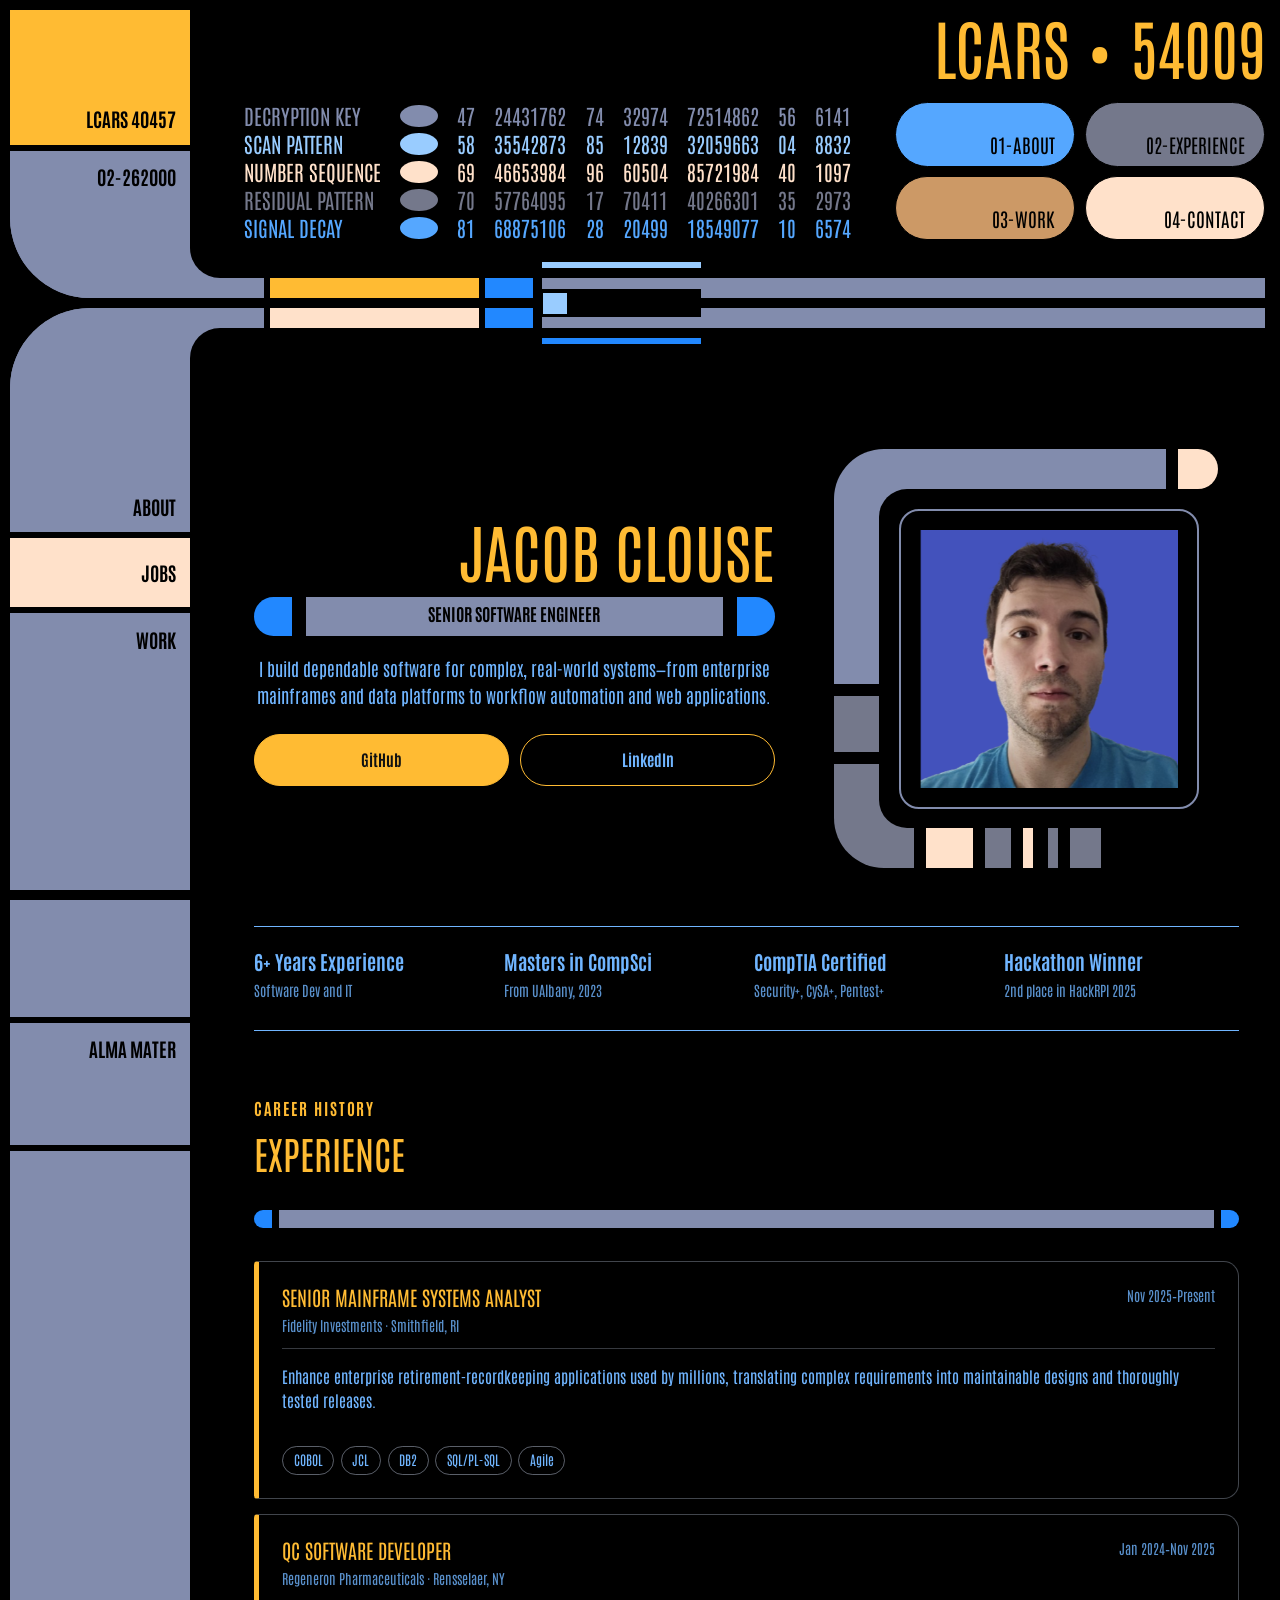
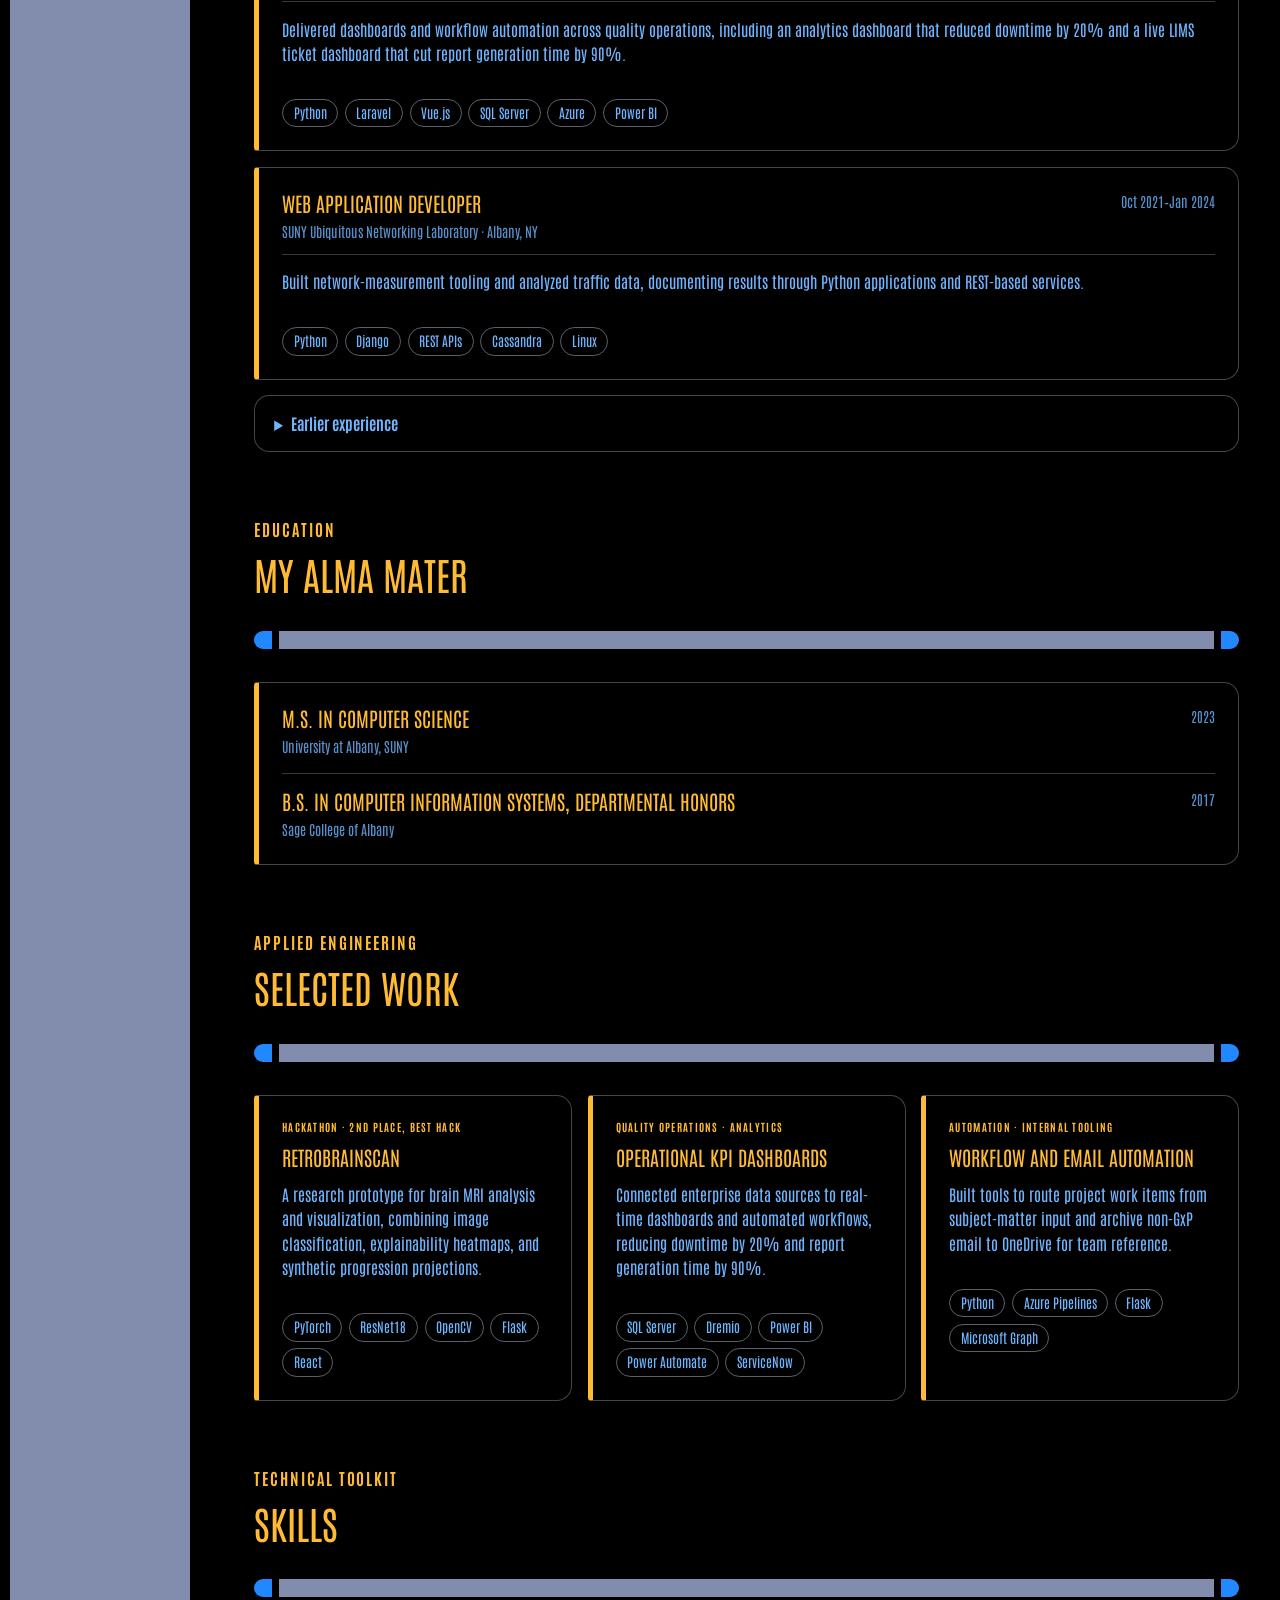
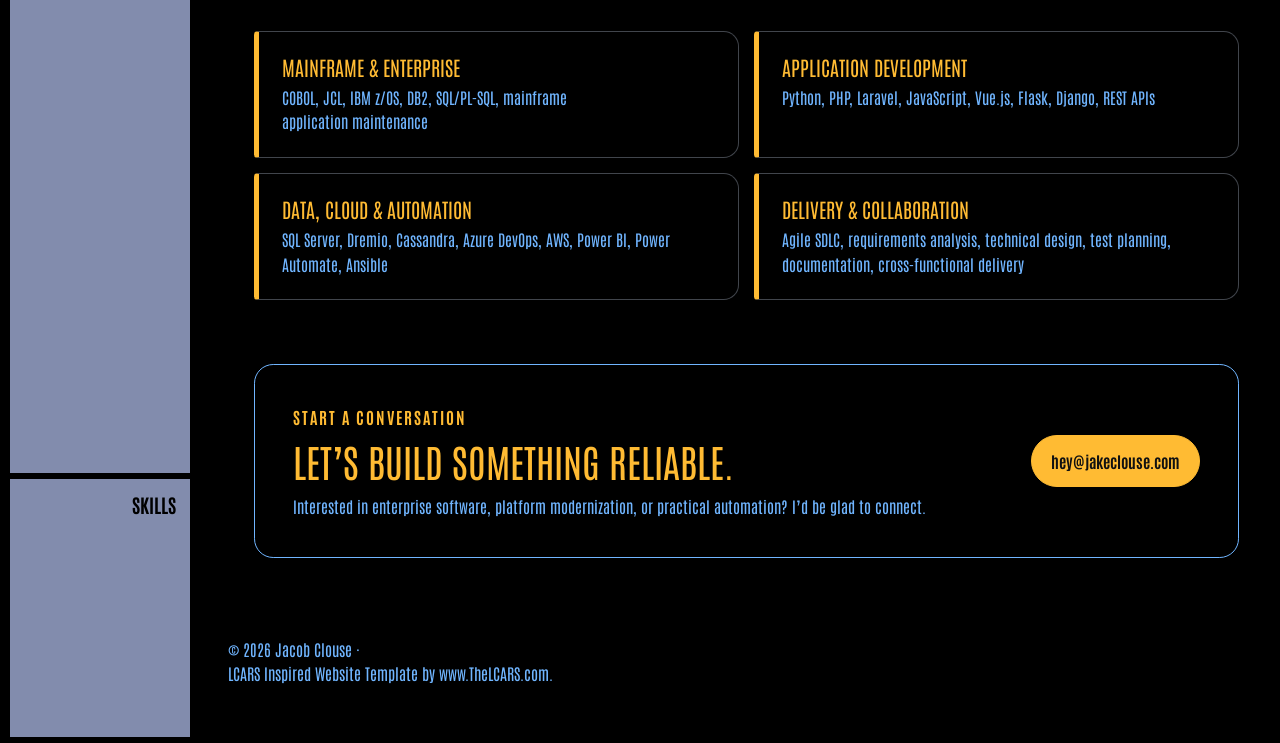
<file: index.html>
<!DOCTYPE html>
<html lang="en">

<head>
	<meta charset="utf-8">
	<meta name="viewport" content="width=device-width, initial-scale=1.0, viewport-fit=cover">
	<meta name="description"
		content="Jacob Clouse is a software engineer specializing in enterprise mainframe systems, full-stack applications, and workflow automation.">
	<meta name="format-detection" content="telephone=no">
	<meta name="format-detection" content="date=no">
	<title>Jacob Clouse | Senior Software Engineer</title>
</head>

<body>
	<main id="portfolio-loading" aria-live="polite">
		<p>Loading portfolio…</p>
	</main>
	<script>
		// Choose a theme: classic, lower-decks, lower-decks-padd, nemesis-blue, picard, or voyager.
		// const ACTIVE_THEME = "nemesis-blue";
		const ACTIVE_THEME = "voyager";

		const THEMES = {
			classic: "assets/classic.html",
			"lower-decks": "assets/lower-decks.html",
			"lower-decks-padd": "assets/lower-decks-padd.html",
			"nemesis-blue": "assets/nemesis-blue.html",
			picard: "assets/picard.html",
			voyager: "assets/voyager.html"
		};


		const portfolioContent = `
			<div class="portfolio">
				<section class="portfolio-hero" id="about" aria-labelledby="portfolio-title">
					<div class="portfolio-hero-content">
						<div class="portfolio-hero-copy">
							<h1 id="portfolio-title">Jacob Clouse</h1>
							<div class="lcars-text-bar portfolio-identity-bar">
		 					<h3> Senior Software Engineer </h3>
		 					</div>
							<p class="portfolio-lede">I build dependable software for complex, real-world systems—from enterprise mainframes and data platforms to workflow automation and web applications.</p>
							<div class="portfolio-actions">
								<a class="portfolio-action" href="https://github.com/jacobpclouse" target="_blank" rel="noopener noreferrer">GitHub</a>
								<a class="portfolio-action portfolio-action-secondary" href="https://www.linkedin.com/in/jpclouse" target="_blank" rel="noopener noreferrer">LinkedIn</a>
							</div>
						</div>
						<div class="image-frame">
							<div class="imgf-title">
								<div class="h4-wrapper">
								</div>
							</div>
							<div class="imgf-image-body">
								<div class="image-holder">
									<img src="assets/my_headshot_photo.png" alt="Portrait of Jacob Clouse">
								</div>
							</div>
							<div class="imgf-base">
								<div class="imgf-block-1"> </div>
								<div class="imgf-block-2"> </div>
								<div class="imgf-block-3"> </div>
								<div class="imgf-block-4"> </div>
								<div class="imgf-block-5"> </div>
							</div>
						</div>
					</div>
				</section>

				<section class="portfolio-metrics" aria-label="Selected impact">
					<div><strong>6+ Years Experience</strong><span>Software Dev and IT</span></div>
					<div><strong>Masters in CompSci</strong><span>From UAlbany, 2023</span></div>
					<div><strong>CompTIA Certified</strong><span>Security+, CySA+, Pentest+</span></div>
					<div><strong>Hackathon Winner</strong><span>2nd place in HackRPI 2025</span></div>
				</section>


				<section class="portfolio-section" id="experience" aria-labelledby="experience-title">
					<p class="portfolio-kicker">Career history</p>
					<h2 id="experience-title">Experience</h2>
					<hr class="lcars-bar">
					<div class="portfolio-timeline">
						<article class="portfolio-card">
							<div class="portfolio-card-heading">
								<div><h3>Senior Mainframe Systems Analyst</h3><p class="portfolio-organization">Fidelity Investments · Smithfield, RI</p></div>
								<p class="portfolio-date">Nov 2025–Present</p>
							</div>
							<p>Enhance enterprise retirement-recordkeeping applications used by millions, translating complex requirements into maintainable designs and thoroughly tested releases.</p>
							<ul class="portfolio-tags"><li>COBOL</li><li>JCL</li><li>DB2</li><li>SQL/PL-SQL</li><li>Agile</li></ul>
						</article>
						<article class="portfolio-card">
							<div class="portfolio-card-heading">
								<div><h3>QC Software Developer</h3><p class="portfolio-organization">Regeneron Pharmaceuticals · Rensselaer, NY</p></div>
								<p class="portfolio-date">Jan 2024–Nov 2025</p>
							</div>
							<p>Delivered dashboards and workflow automation across quality operations, including an analytics dashboard that reduced downtime by 20% and a live LIMS ticket dashboard that cut report generation time by 90%.</p>
							<ul class="portfolio-tags"><li>Python</li><li>Laravel</li><li>Vue.js</li><li>SQL Server</li><li>Azure</li><li>Power BI</li></ul>
						</article>
						<article class="portfolio-card">
							<div class="portfolio-card-heading">
								<div><h3>Web Application Developer</h3><p class="portfolio-organization">SUNY Ubiquitous Networking Laboratory · Albany, NY</p></div>
								<p class="portfolio-date">Oct 2021–Jan 2024</p>
							</div>
							<p>Built network-measurement tooling and analyzed traffic data, documenting results through Python applications and REST-based services.</p>
							<ul class="portfolio-tags"><li>Python</li><li>Django</li><li>REST APIs</li><li>Cassandra</li><li>Linux</li></ul>
						</article>
						<details class="portfolio-more">
							<summary>Earlier experience</summary>
							<div class="portfolio-card">
								<div class="portfolio-card-heading">
									<div><h3>Systems Software Developer (ITS2)</h3><p class="portfolio-organization">New York State Office of Information Technology · Albany, NY</p></div>
									<p class="portfolio-date">Jan 2022–Jan 2023</p>
								</div>
								<p>Maintained IBM mainframe applications supporting DMV services, including a public-facing application serving up to 20,000 daily users.</p>
								<ul class="portfolio-tags"><li>IBM Mainframe</li><li>COBOL</li><li>Requirements</li><li>Testing</li></ul>
							</div>
							<div class="portfolio-card">
								<div class="portfolio-card-heading">
									<div><h3>QC Analytical Sciences Intern</h3><p class="portfolio-organization">Regeneron Pharmaceuticals · Rensselaer, NY</p></div>
									<p class="portfolio-date">May 2023–Aug 2023</p>
								</div>
								<p>Prototyped process-space visualization and secure data-access workflows integrating APIs, Python, Flask, and Unreal Engine.</p>
								<ul class="portfolio-tags"><li>Python</li><li>Flask</li><li>Unreal Engine</li><li>REST APIs</li></ul>
							</div>
							<div class="portfolio-card">
								<div class="portfolio-card-heading">
									<div><h3>Information Technology Specialist</h3><p class="portfolio-organization">Russell Sage Colleges · Troy, NY</p></div>
									<p class="portfolio-date">Feb 2020–Aug 2021</p>
								</div>
								<p>Automated campus software deployments and supported college web development, technical documentation, and service operations.</p>
								<ul class="portfolio-tags"><li>Ansible</li><li>Laravel</li><li>PHP</li><li>Technical support</li></ul>
							</div>
						</details>
					</div>
				</section>


				


				<section class="portfolio-section portfolio-education" id="education" aria-labelledby="education-title">
					<p class="portfolio-kicker">Education</p>
					<h2 id="education-title">My Alma Mater</h2>
					<hr class="lcars-bar">
					<div class="portfolio-card">
						<div class="portfolio-card-heading"><div><h3>M.S. in Computer Science</h3><p class="portfolio-organization">University at Albany, SUNY</p></div><p class="portfolio-date">2023</p></div>
						<div class="portfolio-card-heading"><div><h3>B.S. in Computer Information Systems, Departmental Honors</h3><p class="portfolio-organization">Sage College of Albany</p></div><p class="portfolio-date">2017</p></div>
					</div>
				</section>


				


				<section class="portfolio-section" id="selected-work" aria-labelledby="work-title">
					<p class="portfolio-kicker">Applied engineering</p>
					<h2 id="work-title">Selected work</h2>
					<hr class="lcars-bar">
					<div class="portfolio-project-grid">
						<article class="portfolio-card portfolio-project">
							<p class="portfolio-project-type">Hackathon · 2nd Place, Best Hack</p>
							<h3>RetroBrainScan</h3>
							<p>A research prototype for brain MRI analysis and visualization, combining image classification, explainability heatmaps, and synthetic progression projections.</p>
							<ul class="portfolio-tags"><li>PyTorch</li><li>ResNet18</li><li>OpenCV</li><li>Flask</li><li>React</li></ul>
						</article>
						<article class="portfolio-card portfolio-project">
							<p class="portfolio-project-type">Quality operations · Analytics</p>
							<h3>Operational KPI dashboards</h3>
							<p>Connected enterprise data sources to real-time dashboards and automated workflows, reducing downtime by 20% and report generation time by 90%.</p>
							<ul class="portfolio-tags"><li>SQL Server</li><li>Dremio</li><li>Power BI</li><li>Power Automate</li><li>ServiceNow</li></ul>
						</article>
						<article class="portfolio-card portfolio-project">
							<p class="portfolio-project-type">Automation · Internal tooling</p>
							<h3>Workflow and email automation</h3>
							<p>Built tools to route project work items from subject-matter input and archive non-GxP email to OneDrive for team reference.</p>
							<ul class="portfolio-tags"><li>Python</li><li>Azure Pipelines</li><li>Flask</li><li>Microsoft Graph</li></ul>
						</article>
					</div>
				</section>


				


				<section class="portfolio-section" id="skills" aria-labelledby="skills-title">
					<p class="portfolio-kicker">Technical toolkit</p>
					<h2 id="skills-title">Skills</h2>
					<hr class="lcars-bar">
					<div class="portfolio-skill-grid">
						<div class="portfolio-card"><h3>Mainframe &amp; enterprise</h3><p>COBOL, JCL, IBM z/OS, DB2, SQL/PL-SQL, mainframe application maintenance</p></div>
						<div class="portfolio-card"><h3>Application development</h3><p>Python, PHP, Laravel, JavaScript, Vue.js, Flask, Django, REST APIs</p></div>
						<div class="portfolio-card"><h3>Data, cloud &amp; automation</h3><p>SQL Server, Dremio, Cassandra, Azure DevOps, AWS, Power BI, Power Automate, Ansible</p></div>
						<div class="portfolio-card"><h3>Delivery &amp; collaboration</h3><p>Agile SDLC, requirements analysis, technical design, test planning, documentation, cross-functional delivery</p></div>
					</div>
				</section>



				<section class="portfolio-contact" id="contact" aria-labelledby="contact-title">
					<div><p class="portfolio-kicker">Start a conversation</p><h2 id="contact-title">Let’s build something reliable.</h2><p>Interested in enterprise software, platform modernization, or practical automation? I’d be glad to connect.</p></div>
					<a class="portfolio-action" href="mailto:hey@jakeclouse.com">hey@jakeclouse.com</a>
					 


				</section>
			</div>
		`;

		// <div class="lcars-text-bar portfolio-identity-bar">
		// 	<h3> Senior Software Engineer </h3>
		// </div>


		// <aside class="portfolio-profile" aria-label="Portrait">
		// 	<img src="assets/my_headshot_photo.png" alt="Portrait of Jacob Clouse">
		// </aside>

		function createAnchor(className, label, target) {
			const link = document.createElement("a");
			link.className = className;
			link.href = `#${target}`;
			link.textContent = label;
			return link;
		}

		function prepareTheme(template) {
			const stylesheet = template.head.querySelector('link[rel="stylesheet"]');
			const main = template.body.querySelector("main");
			const themeUrl = new URL(THEMES[ACTIVE_THEME], document.baseURI);
			if (!stylesheet || !main) {
				throw new Error(`The selected theme "${ACTIVE_THEME}" is missing its stylesheet or main content region.`);
			}

			document.title = "Jacob Clouse | Software Engineer";
			const themeStylesheet = document.createElement("link");
			themeStylesheet.rel = "stylesheet";
			themeStylesheet.href = new URL(stylesheet.getAttribute("href"), themeUrl).href;
			document.head.append(themeStylesheet);

			const portfolioStylesheet = document.createElement("link");
			portfolioStylesheet.rel = "stylesheet";
			portfolioStylesheet.href = "assets/portfolio.css";
			document.head.append(portfolioStylesheet);

			for (const element of template.body.querySelectorAll("audio[src], img[src]")) {
				element.src = new URL(element.getAttribute("src"), themeUrl).href;
			}

			main.innerHTML = portfolioContent;
			template.body.id = "top";

			const topNavigation = template.body.querySelector("nav");
			if (topNavigation) {
				topNavigation.classList.add("portfolio-nav");
				topNavigation.setAttribute("aria-label", "Portfolio sections");
				const navigationItems = [
					["01-ABOUT", "about"],
					["02-EXPERIENCE", "experience"],
					["03-WORK", "selected-work"],
					["04-CONTACT", "contact"]
				];
				topNavigation.replaceChildren(
					...navigationItems.map(([label, target], index) => {
						const animationClass = index === 0 || index === 1 || index === 3 ? " animation-on" : "";
						return createAnchor(`nav-${index + 1}${animationClass}`, label, target);
					})
				);
			}

			const sidebarLinks = [
				[".panel-3", "ABOUT", "about"],
				[".panel-4", "JOBS", "experience"],
				[".panel-5", "WORK", "selected-work"],
				[".panel-6", "ALMA MATER", "education"],
				[".panel-7", "SKILLS", "skills"],
				[".panel-8", "CONTACT", "contact"]
			];
			for (const [selector, label, target] of sidebarLinks) {
				const button = template.body.querySelector(selector);
				if (button) {
					button.replaceWith(createAnchor(button.className, label, target));
				}
			}

			for (const button of template.body.querySelectorAll("button")) {
				button.removeAttribute("onclick");
				if (button.id !== "topBtn") {
					button.tabIndex = -1;
					button.setAttribute("aria-hidden", "true");
				}
			}
			const topButton = template.body.querySelector("#topBtn");
			if (topButton) {
				topButton.type = "button";
				topButton.addEventListener("click", () => window.scrollTo({ top: 0, behavior: "smooth" }));
			}

			const footer = template.body.querySelector("footer");
			if (footer) {
				for (const text of footer.querySelectorAll("*")) {
					for (const node of text.childNodes) {
						if (node.nodeType === Node.TEXT_NODE && /Content\s*©?\s*2026/i.test(node.textContent)) {
							node.textContent = "© 2026 Jacob Clouse · ";
						}
					}
				}
				for (const node of footer.childNodes) {
					if (node.nodeType === Node.TEXT_NODE && /Content\s*©?\s*2026/i.test(node.textContent)) {
						node.textContent = "© 2026 Jacob Clouse · ";
					}
				}
			}

			for (const script of template.body.querySelectorAll("script")) {
				script.remove();
			}
			document.body.replaceWith(template.body);
			return template;
		}

		async function loadPortfolio() {
			if (!Object.hasOwn(THEMES, ACTIVE_THEME)) {
				throw new Error(`Unknown theme "${ACTIVE_THEME}". Choose one of: ${Object.keys(THEMES).join(", ")}.`);
			}

			const response = await fetch(THEMES[ACTIVE_THEME]);
			if (!response.ok) {
				throw new Error(`Could not load ${THEMES[ACTIVE_THEME]} (HTTP ${response.status}).`);
			}
			const source = await response.text();
			const template = new DOMParser().parseFromString(source, "text/html");
			const sourceScript = template.querySelector("script[src]");
			prepareTheme(template);

			if (sourceScript) {
				const script = document.createElement("script");
				script.src = new URL(sourceScript.getAttribute("src"), new URL(THEMES[ACTIVE_THEME], document.baseURI)).href;
				script.async = false;
				document.body.append(script);
			}
		}

		loadPortfolio().catch((error) => {
			console.error("Portfolio could not be initialized.", error);
			const errorMain = document.createElement("main");
			errorMain.className = "portfolio-load-error";
			const heading = document.createElement("h1");
			heading.textContent = "Portfolio unavailable";
			const message = document.createElement("p");
			message.textContent = error.message;
			const instructions = document.createElement("p");
			instructions.textContent = "Open this site through a local web server (not directly as a file) and confirm the selected theme file is present.";
			errorMain.append(heading, message, instructions);
			document.body.replaceChildren(errorMain);
		});
	</script>
</body>

</html>
</file>
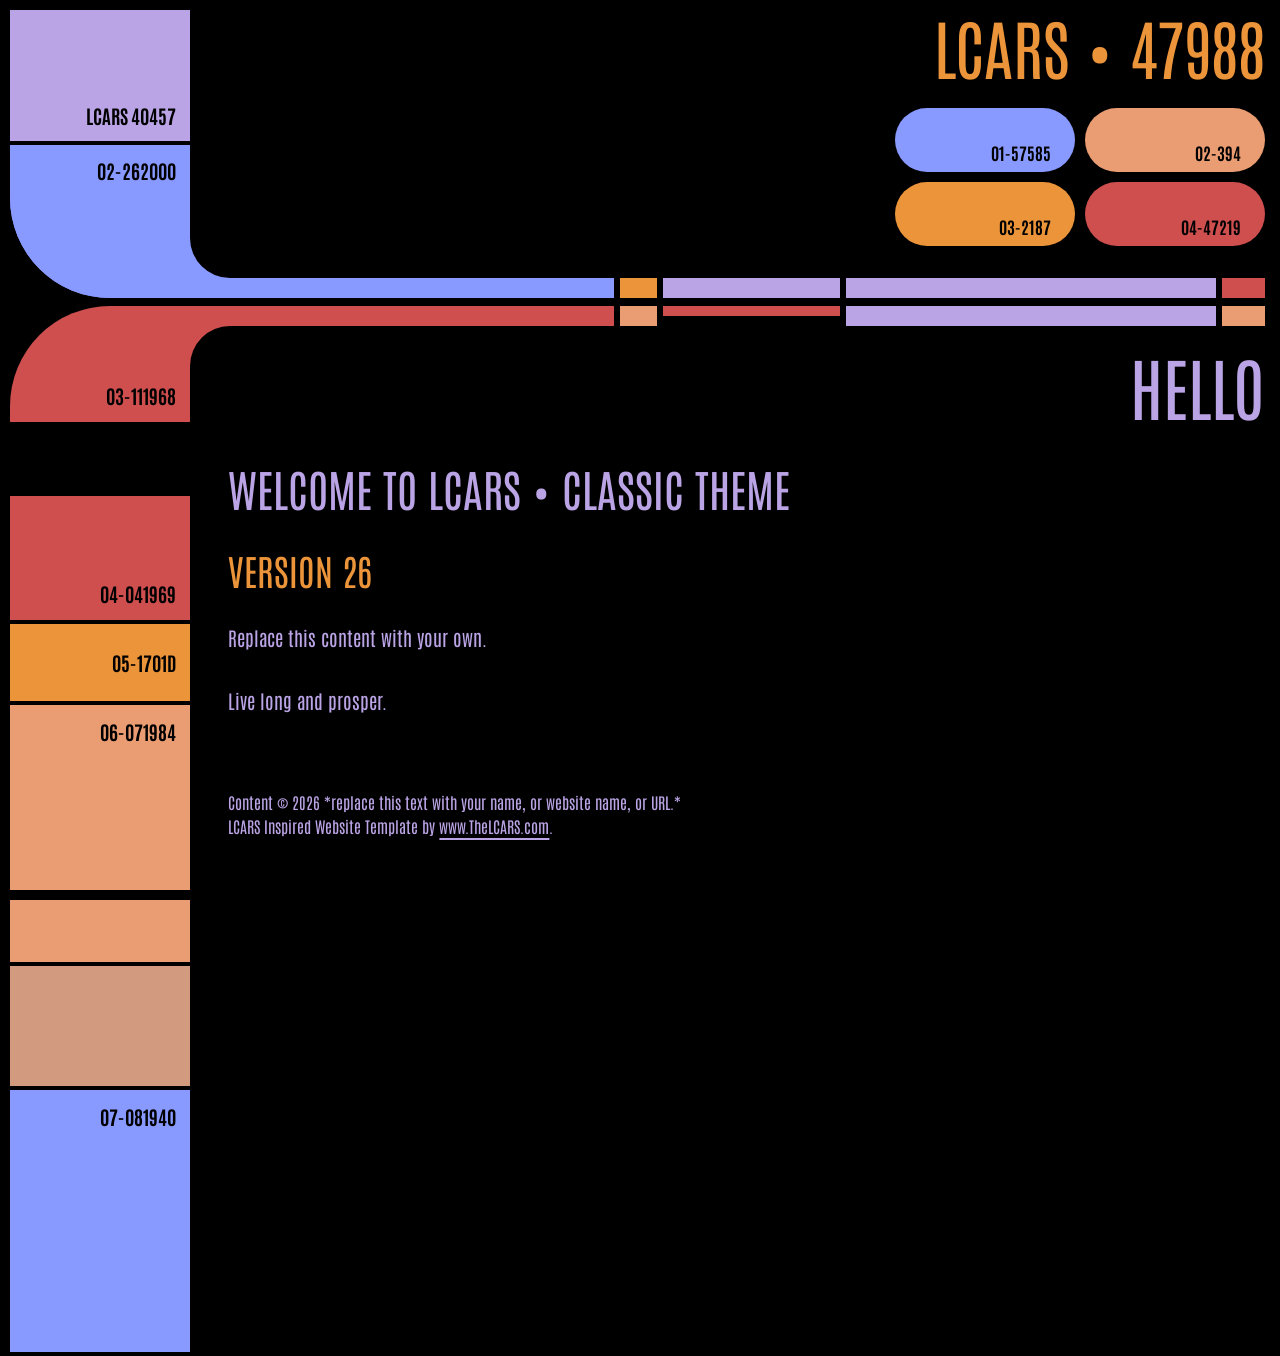
<file: assets/classic.html>
<!DOCTYPE html>
<html>
<head>
	<title>Classic</title>
	<meta name="viewport" content="width=device-width, initial-scale=1.0, viewport-fit=cover">
	<meta name="format-detection" content="telephone=no">
	<meta name="format-detection" content="date=no">
	<link rel="stylesheet" type="text/css" href="classic.css">
</head>
<body>
	<audio id="audio1" src="beep1.mp3" preload="auto"></audio>
	<audio id="audio2" src="beep2.mp3" preload="auto"></audio>
	<audio id="audio3" src="beep3.mp3" preload="auto"></audio>
	<audio id="audio4" src="beep4.mp3" preload="auto"></audio>
	<section class="wrap-standard" id="column-3">
		<div class="wrap">
			<div class="left-frame-top">
				<button onclick="playSoundAndRedirect('audio2', '')" class="panel-1 animation-on">LCARS<span class="hop">&nbsp;40457</span></button>
				<button onclick="playSoundAndRedirect('audio2', '')" class="panel-2">02<span class="hop">-262000</span></button>
			</div>
			<div class="right-frame-top">
				<div class="banner">LCARS &#149; 47988</div>
				<div class="data-cascade-button-group">
					<div class="data-cascade-wrapper" id="default">
						<div class="data-column"><div class="dc-row-1">93</div><div class="dc-row-1">1853</div><div class="dc-row-2">24109</div><div class="dc-row-3">7</div><div class="dc-row-3">7024</div><div class="dc-row-4">322</div><div class="dc-row-5">4149</div><div class="dc-row-6">86</div><div class="dc-row-7">05</div></div><div class="data-column"><div class="dc-row-1">21509</div><div class="dc-row-1">68417</div><div class="dc-row-2">80</div><div class="dc-row-3">2048</div><div class="dc-row-3">319825</div><div class="dc-row-4">46233</div><div class="dc-row-5">05</div><div class="dc-row-6">2014</div><div class="dc-row-7">30986</div></div><div class="data-column"><div class="dc-row-1">585101</div><div class="dc-row-1">25403</div><div class="dc-row-2">31219</div><div class="dc-row-3">752</div><div class="dc-row-3">0604</div><div class="dc-row-4">21048</div><div class="dc-row-5">293612</div><div class="dc-row-6">534082</div><div class="dc-row-7">206</div></div><div class="data-column"><div class="dc-row-1">2107853</div><div class="dc-row-1">12201972</div><div class="dc-row-2">24487255</div><div class="dc-row-3">30412</div><div class="dc-row-3">98</div><div class="dc-row-4">4024161</div><div class="dc-row-5">888</div><div class="dc-row-6">35045462</div><div class="dc-row-7">41520257</div></div><div class="data-column"><div class="dc-row-1">33</div><div class="dc-row-1">56</div><div class="dc-row-2">04</div><div class="dc-row-3">69</div><div class="dc-row-3">41</div><div class="dc-row-4">15</div><div class="dc-row-5">25</div><div class="dc-row-6">65</div><div class="dc-row-7">21</div></div><div class="data-column"><div class="dc-row-1">0223</div><div class="dc-row-1">688</div><div class="dc-row-2">28471</div><div class="dc-row-3">21366</div><div class="dc-row-3">8654</div><div class="dc-row-4">31</div><div class="dc-row-5">1984</div><div class="dc-row-6">272</div><div class="dc-row-7">21854</div></div><div class="data-column"><div class="dc-row-1">633</div><div class="dc-row-1">51166</div><div class="dc-row-2">41699</div><div class="dc-row-3">6188</div><div class="dc-row-3">15033</div><div class="dc-row-4">21094</div><div class="dc-row-5">32881</div><div class="dc-row-6">26083</div><div class="dc-row-7">2143</div></div><div class="data-column"><div class="dc-row-1">406822</div><div class="dc-row-1">81205</div><div class="dc-row-2">91007</div><div class="dc-row-3">38357</div><div class="dc-row-3">110</div><div class="dc-row-4">2041</div><div class="dc-row-5">312</div><div class="dc-row-6">57104</div><div class="dc-row-7">00708</div></div><div class="data-column"><div class="dc-row-1">12073</div><div class="dc-row-1">688</div><div class="dc-row-2">21982</div><div class="dc-row-3">20254</div><div class="dc-row-3">55</div><div class="dc-row-4">38447</div><div class="dc-row-5">26921</div><div class="dc-row-6">285</div><div class="dc-row-7">30102</div></div><div class="data-column"><div class="dc-row-1">21604</div><div class="dc-row-1">15421</div><div class="dc-row-2">25</div><div class="dc-row-3">3808</div><div class="dc-row-3">582031</div><div class="dc-row-4">62311</div><div class="dc-row-5">85799</div><div class="dc-row-6">87</div><div class="dc-row-7">6895</div></div><div class="data-column"><div class="dc-row-1">72112</div><div class="dc-row-1">101088</div><div class="dc-row-2">604122</div><div class="dc-row-3">126523</div><div class="dc-row-3">86801</div><div class="dc-row-4">8447</div><div class="dc-row-5">210486</div><div class="dc-row-6">LV426</div><div class="dc-row-7">220655</div></div><div class="data-column"><div class="dc-row-1">272448</div><div class="dc-row-1">29620</div><div class="dc-row-2">339048</div><div class="dc-row-3">31802</div><div class="dc-row-3">9859</div><div class="dc-row-4">672304</div><div class="dc-row-5">581131</div><div class="dc-row-6">338</div><div class="dc-row-7">70104</div></div><div class="data-column"><div class="dc-row-1">16182</div><div class="dc-row-1">711632</div><div class="dc-row-2">102955</div><div class="dc-row-3">2061</div><div class="dc-row-3">5804</div><div class="dc-row-4">850233</div><div class="dc-row-5">833441</div><div class="dc-row-6">465</div><div class="dc-row-7">210047</div></div><div class="data-column"><div class="dc-row-1">75222</div><div class="dc-row-1">98824</div><div class="dc-row-2">63</div><div class="dc-row-3">858552</div><div class="dc-row-3">696730</div><div class="dc-row-4">307124</div><div class="dc-row-5">58414</div><div class="dc-row-6">209</div><div class="dc-row-7">808044</div></div><div class="data-column"><div class="dc-row-1">331025</div><div class="dc-row-1">62118</div><div class="dc-row-2">2700</div><div class="dc-row-3">395852</div><div class="dc-row-3">604206</div><div class="dc-row-4">26</div><div class="dc-row-5">309150</div><div class="dc-row-6">885</div><div class="dc-row-7">210411</div></div><div class="data-column"><div class="dc-row-1">817660</div><div class="dc-row-1">121979</div><div class="dc-row-2">20019</div><div class="dc-row-3">462869</div><div class="dc-row-3">25002</div><div class="dc-row-4">308</div><div class="dc-row-5">52074</div><div class="dc-row-6">33</div><div class="dc-row-7">80544</div></div><div class="data-column"><div class="dc-row-1">1070</div><div class="dc-row-1">020478</div><div class="dc-row-2">26419</div><div class="dc-row-3">372122</div><div class="dc-row-3">2623</div><div class="dc-row-4">79</div><div class="dc-row-5">90008</div><div class="dc-row-6">8049</div><div class="dc-row-7">251664</div></div><div class="data-column"><div class="dc-row-1">900007</div><div class="dc-row-1">704044</div><div class="dc-row-2">982365</div><div class="dc-row-3">25819</div><div class="dc-row-3">385</div><div class="dc-row-4">656214</div><div class="dc-row-5">409</div><div class="dc-row-6">218563</div><div class="dc-row-7">527222</div></div><div class="data-column"><div class="dc-row-1">80106</div><div class="dc-row-1">1314577</div><div class="dc-row-2">39001</div><div class="dc-row-3">7162893</div><div class="dc-row-3">12855</div><div class="dc-row-4">57</div><div class="dc-row-5">23966</div><div class="dc-row-6">4</div><div class="dc-row-7">6244009</div></div><div class="data-column"><div class="dc-row-1">2352</div><div class="dc-row-1">308</div><div class="dc-row-2">928</div><div class="dc-row-3">2721</div><div class="dc-row-3">8890</div><div class="dc-row-4">402</div><div class="dc-row-5">540</div><div class="dc-row-6">795</div><div class="dc-row-7">23</div></div><div class="data-column"><div class="dc-row-1">66880</div><div class="dc-row-1">8675309</div><div class="dc-row-2">821533</div><div class="dc-row-3">249009</div><div class="dc-row-3">51922</div><div class="dc-row-4">600454</div><div class="dc-row-5">9035768</div><div class="dc-row-6">453571</div><div class="dc-row-7">825064</div></div><div class="data-column"><div class="dc-row-1">131488</div><div class="dc-row-1">641212</div><div class="dc-row-2">218035</div><div class="dc-row-3">37</div><div class="dc-row-3">6022</div><div class="dc-row-4">82</div><div class="dc-row-5">572104</div><div class="dc-row-6">799324</div><div class="dc-row-7">4404</div></div><div class="data-column"><div class="dc-row-1">8807</div><div class="dc-row-1">4481</div><div class="dc-row-2">8915</div><div class="dc-row-3">2104</div><div class="dc-row-3">1681</div><div class="dc-row-4">326</div><div class="dc-row-5">446</div><div class="dc-row-6">8337</div><div class="dc-row-7">526</div></div><div class="data-column"><div class="dc-row-1">593</div><div class="dc-row-1">8057</div><div class="dc-row-2">22</div><div class="dc-row-3">23</div><div class="dc-row-3">6722</div><div class="dc-row-4">890</div><div class="dc-row-5">2608</div><div class="dc-row-6">7274</div><div class="dc-row-7">2103</div></div>
					</div>	<!-- /data-cascade-wrapper -->
					<nav>
						<button onclick="playSoundAndRedirect('audio2', '')" class="nav-1 animation-on">01-57585</button>
						<button onclick="playSoundAndRedirect('audio2', '')" class="nav-2 animation-on">02-394</button>
						<button onclick="playSoundAndRedirect('audio2', '')" class="nav-3">03-2187</button>
						<button onclick="playSoundAndRedirect('audio2', '')" class="nav-4 animation-on">04-47219</button>
					</nav>
				</div>
				<div class="bar-panel first-bar-panel">
					<div class="bar-1"></div>
					<div class="bar-2"></div>
					<div class="bar-3"></div>
					<div class="bar-4"></div>
					<div class="bar-5"></div>
				</div>
			</div>
		</div>
		<div class="wrap" id="gap">
			<div class="left-frame">
				<button onclick="topFunction(); playSound()" id="topBtn"><span class="hop">screen</span> top</button>
				<div>
					<button onclick="playSoundAndRedirect('audio2', '')" class="panel-3">03<span class="hop">-111968</span></button>
					<button onclick="playSoundAndRedirect('audio2', '')" class="panel-4">04<span class="hop">-041969</span></button>
					<button onclick="playSoundAndRedirect('audio2', '')" class="panel-5">05<span class="hop">-1701D</span></button>
					<button onclick="playSoundAndRedirect('audio2', '')" class="panel-6">06<span class="hop">-071984</span></button>
					<div class="panel-spacer"></div>
				</div>
				<div>
					<button onclick="playSoundAndRedirect('audio2', '')" class="panel-7">07<span class="hop">-081940</span></button>
				</div>
			</div>
			<div class="right-frame">
				<div class="bar-panel">
					<div class="bar-6"></div>
					<div class="bar-7"></div>
					<div class="bar-8"></div>
					<div class="bar-9"></div>
					<div class="bar-10"></div>
				</div>
				<main>

					<!-- Start your content here. -->

					<h1>Hello</h1>					
					<h2>Welcome to LCARS &#149; Classic Theme</h2>
					<h3 class="font-orange">Version 26</h3>
					<p>Replace this content with your own.</p>
					<p>Live long and prosper.</p>					

					<!-- End content area. -->

				</main>
				<footer>
					<!-- Your copyright information is only a suggestion and you can choose to delete it. -->
			 		Content &copy; 2026 *replace this text with your name, or website name, or URL.* <br>

					<!-- The following attribution must not be removed: -->
					LCARS Inspired Website Template by <a href="https://www.thelcars.com">www.TheLCARS.com</a>.
				</footer>
			</div>
		</div>
	</section>
	<script type="text/javascript" src="lcars.js"></script>
	<div class="headtrim"> </div>
	<div class="baseboard"> </div>
</body>
</html>
</file>
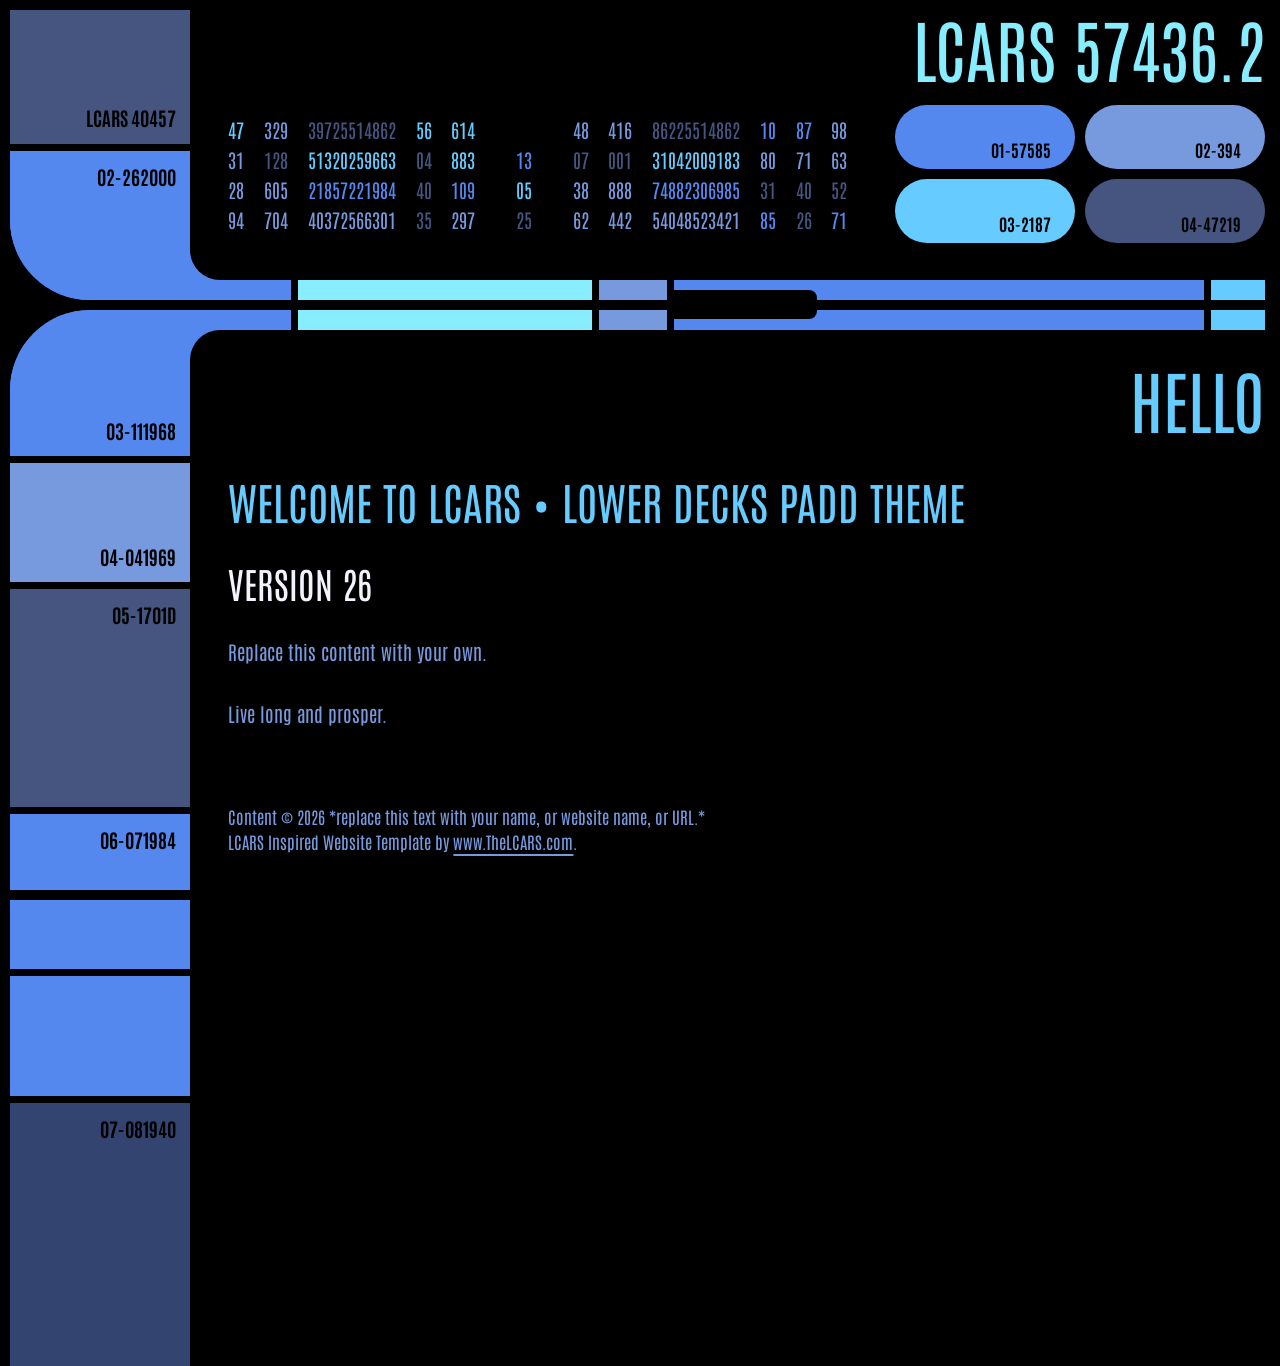
<file: assets/lower-decks-padd.html>
<!DOCTYPE html>
<html>
<head>
	<title>Lower Decks PADD</title>
	<meta name="viewport" content="width=device-width, initial-scale=1.0, viewport-fit=cover">
	<meta name="format-detection" content="telephone=no">
	<meta name="format-detection" content="date=no">
	<link rel="stylesheet" type="text/css" href="lower-decks-padd.css">
</head>
<body>
	<audio id="audio1" src="beep1.mp3" preload="auto"></audio>
	<audio id="audio2" src="beep2.mp3" preload="auto"></audio>
	<audio id="audio3" src="beep3.mp3" preload="auto"></audio>
	<audio id="audio4" src="beep4.mp3" preload="auto"></audio>
	<div class="wrap-all">
		<div class="wrap">
			<div class="left-frame-top">
				<button onclick="playSoundAndRedirect('audio2', '#')" class="panel-1">LCARS<span class="hop">&nbsp;40457</span></button>
				<button onclick="playSoundAndRedirect('audio2', '')" class="panel-2">02<span class="hop">-262000</span></button>
			</div>
			<div class="right-frame-top">
				<div class="banner">LCARS 57436.2</div>
				<div class="data-cascade-button-group">
					<div class="data-wrapper">
						<div class="data-column">
							<div class="dc-row-1 font-arctic-ice">47</div>
							<div class="dc-row-2">31</div>
							<div class="dc-row-3">28</div>
							<div class="dc-row-4">94</div>
						</div>
						<div class="data-column">
							<div class="dc-row-1">329</div>
							<div class="dc-row-2 font-night-rain">128</div>
							<div class="dc-row-3">605</div>
							<div class="dc-row-4">704</div>
						</div>
						<div class="data-column">
							<div class="dc-row-1 font-night-rain">39725514862</div>
							<div class="dc-row-2 font-arctic-ice">51320259663</div>
							<div class="dc-row-3 font-alpha-blue">21857221984</div>
							<div class="dc-row-4">40372566301</div>
						</div>
						<div class="data-column">
							<div class="dc-row-1 font-arctic-ice">56</div>
							<div class="dc-row-2 font-night-rain">04</div>
							<div class="dc-row-3 font-night-rain">40</div>
							<div class="dc-row-4 font-night-rain">35</div>
						</div>						
						<div class="data-column">
							<div class="dc-row-1 font-arctic-ice">614</div>
							<div class="dc-row-2 font-arctic-ice">883</div>
							<div class="dc-row-3 font-alpha-blue">109</div>
							<div class="dc-row-4">297</div>
						</div>
						<div class="data-column">
							<div class="dc-row-1 darkspace darkfont">000</div>
							<div class="dc-row-2 darkspace font-alpha-blue">13</div>
							<div class="dc-row-3 darkspace font-arctic-ice">05</div>
							<div class="dc-row-4 darkspace font-night-rain">25</div>
						</div>
						<div class="data-column">
							<div class="dc-row-1">48</div>
							<div class="dc-row-2 font-night-rain">07</div>
							<div class="dc-row-3">38</div>
							<div class="dc-row-4">62</div>
						</div>
						<div class="data-column">
							<div class="dc-row-1">416</div>
							<div class="dc-row-2 font-night-rain">001</div>
							<div class="dc-row-3">888</div>
							<div class="dc-row-4">442</div>
						</div>
						<div class="data-column">
							<div class="dc-row-1 font-night-rain">86225514862</div>
							<div class="dc-row-2 font-arctic-ice">31042009183</div>
							<div class="dc-row-3 font-alpha-blue">74882306985</div>
							<div class="dc-row-4">54048523421</div>
						</div>
						<div class="data-column">
							<div class="dc-row-1 font-alpha-blue">10</div>
							<div class="dc-row-2">80</div>
							<div class="dc-row-3 font-night-rain">31</div>
							<div class="dc-row-4 font-alpha-blue">85</div>
						</div>
						<div class="data-column">
							<div class="dc-row-1 font-alpha-blue">87</div>
							<div class="dc-row-2">71</div>
							<div class="dc-row-3 font-night-rain">40</div>
							<div class="dc-row-4 font-night-rain">26</div>
						</div>
						<div class="data-column">
							<div class="dc-row-1">98</div>
							<div class="dc-row-2">63</div>
							<div class="dc-row-3 font-night-rain">52</div>
							<div class="dc-row-4 font-alpha-blue">71</div>
						</div>
						<div class="data-column">
							<div class="dc-row-1">118</div>
							<div class="dc-row-2">270</div>
							<div class="dc-row-3">395</div>
							<div class="dc-row-4">260</div>
						</div>
						<div class="data-column">
							<div class="dc-row-1">8675309</div>
							<div class="dc-row-2 font-night-rain">7952705</div>
							<div class="dc-row-3">9282721</div>
							<div class="dc-row-4">4981518</div>
						</div>						
						<div class="data-column">
							<div class="dc-row-1 darkspace darkfont">000</div>
							<div class="dc-row-2 darkspace font-alpha-blue">99</div>
							<div class="dc-row-3 darkspace font-arctic-ice">10</div>
							<div class="dc-row-4 darkspace font-night-rain">84</div>
						</div>						
						<div class="data-column">
							<div class="dc-row-1">65821407321</div>
							<div class="dc-row-2 font-alpha-blue">54018820533</div>
							<div class="dc-row-3 font-night-rain">27174523016</div>
							<div class="dc-row-4">38954062564</div>
						</div>
						<div class="data-column">
							<div class="dc-row-1 font-arctic-ice">999</div>
							<div class="dc-row-2 font-arctic-ice">202</div>
							<div class="dc-row-3 font-alpha-blue">574</div>
							<div class="dc-row-4">293</div>
						</div>
						<div class="data-column">
							<div class="dc-row-1">3872</div>
							<div class="dc-row-2 font-night-rain">1105</div>
							<div class="dc-row-3">1106</div>
							<div class="dc-row-4 font-alpha-blue">7411</div>
						</div>
					</div>
					<nav>
						<button onclick="playSoundAndRedirect('audio2', '')" class="nav-1">01-57585</button>
						<button onclick="playSoundAndRedirect('audio2', '')" class="nav-2">02-394</button>
						<button onclick="playSoundAndRedirect('audio2', '')" class="nav-3">03-2187</button>
						<button onclick="playSoundAndRedirect('audio2', '')" class="nav-4">04-47219</button>						
					</nav>
				</div>
				<div class="bar-panel first-bar-panel">
					<div class="bar-1"> </div>
					<div class="bar-2"> </div>
					<div class="bar-3"> </div>
					<div class="bar-4"> </div>
					<div class="bar-5"> </div>
				</div>
			</div>
		</div>

		<div class="divider">
			<div class="block-left"> </div>
			<div class="block-right">
				<div class="block-row">
					<div class="bar-11"> </div>
					<div class="bar-12"> </div>
					<div class="bar-13"> </div>
					<div class="bar-14">
						<div class="blockhead"> </div>
					</div>
				</div>
			</div>
		</div>

		<div class="wrap">
			<div class="left-frame">
				<button onclick="topFunction(); playSound()" id="topBtn"><span class="hop">screen</span> top</button>
				<div>
					<button onclick="playSoundAndRedirect('audio2', '')" class="panel-3">03<span class="hop">-111968</span></button>
					<button onclick="playSoundAndRedirect('audio2', '')" class="panel-4">04<span class="hop">-041969</span></button>
					<button onclick="playSoundAndRedirect('audio2', '')" class="panel-5">05<span class="hop">-1701D</span></button>
					<button onclick="playSoundAndRedirect('audio2', '')" class="panel-6">06<span class="hop">-071984</span></button>
					<div class="panel-spacer"></div>
				</div>
				<div>
					<button onclick="playSoundAndRedirect('audio2', '')" class="panel-7">07<span class="hop">-081940</span></button>
				</div>
			</div>
			<div class="right-frame">
				<div class="bar-panel">
					<div class="bar-6"> </div>
					<div class="bar-7"> </div>
					<div class="bar-8"> </div>
					<div class="bar-9"> </div>
					<div class="bar-10"> </div>
				</div>
				<main>

					<!-- Start your content here. -->

					<h1>Hello</h1>
					<h2>Welcome to LCARS &#149; Lower Decks PADD Theme</h2>
					<h3 style="color: var(--starship-white)">Version 26</h3>					
					<p>Replace this content with your own.</p>
					<p>Live long and prosper.</p>

					<!-- End content area. -->

				</main>
				<footer>
					<!-- Your copyright information is only a suggestion and you can choose to delete it. -->
			 		Content &copy; 2026 *replace this text with your name, or website name, or URL.* <br>

					<!-- The following attribution must not be removed: -->
					LCARS Inspired Website Template by <a href="https://www.thelcars.com">www.TheLCARS.com</a>.
				</footer> 
			</div>
		</div>
	</div>	
	<script type="text/javascript" src="lcars.js"></script>
	<div class="headtrim"> </div>
	<div class="baseboard"> </div>
</body>
</html>
</file>
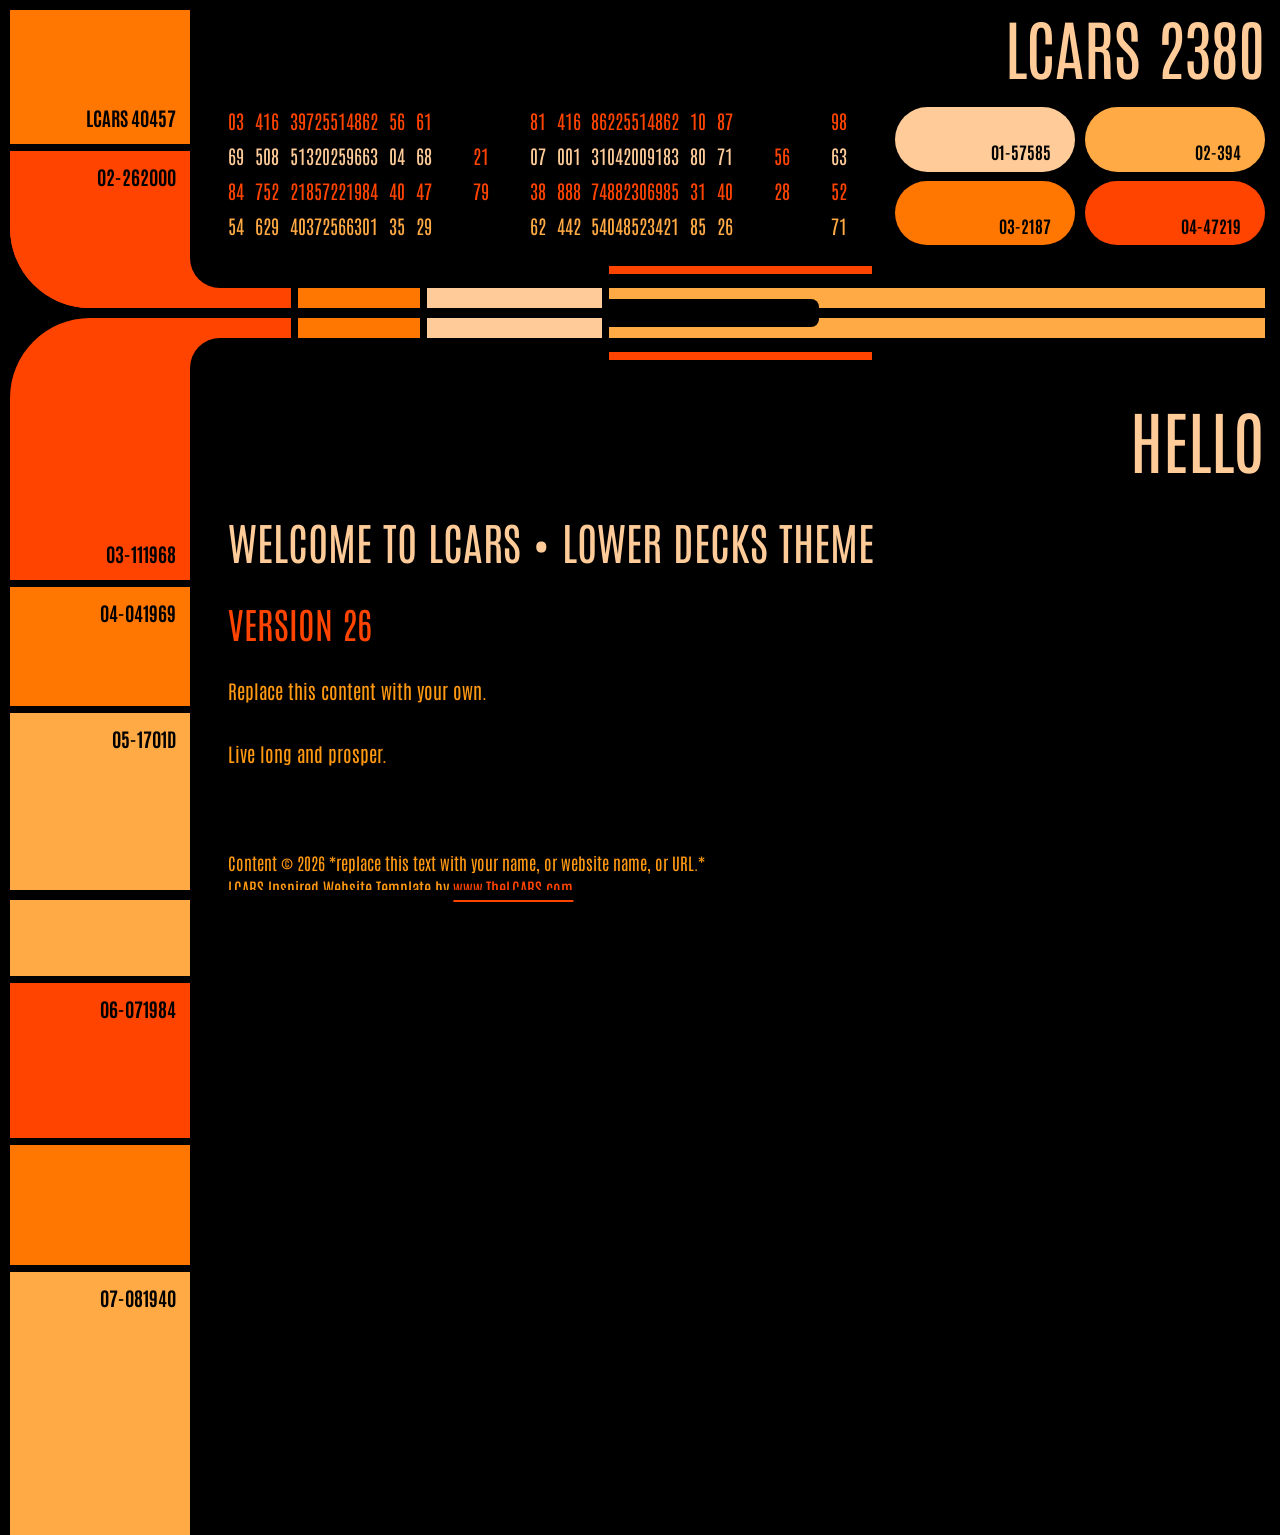
<file: assets/lower-decks.html>
<!DOCTYPE html>
<html>
<head>
	<title>Lower Decks</title>
	<meta name="viewport" content="width=device-width, initial-scale=1.0, viewport-fit=cover">
	<meta name="format-detection" content="telephone=no">
	<meta name="format-detection" content="date=no">
	<link rel="stylesheet" type="text/css" href="lower-decks.css">
</head>
<body>
	<audio id="audio1" src="beep1.mp3" preload="auto"></audio>
	<audio id="audio2" src="beep2.mp3" preload="auto"></audio>
	<audio id="audio3" src="beep3.mp3" preload="auto"></audio>
	<audio id="audio4" src="beep4.mp3" preload="auto"></audio>
	<div class="wrap-all">
		<div class="wrap">
			<div class="scroll-top"><a id="scroll-top" href=""><span class="hop">screen</span> top</a></div>
			<div class="left-frame-top">
				<button onclick="playSoundAndRedirect('audio2', '')" class="panel-1">LCARS<span class="hop">&nbsp;40457</span></button>
				<button onclick="playSoundAndRedirect('audio2', '')" class="panel-2">02<span class="hop">-262000</span></button>
			</div>
			<div class="right-frame-top">
				<div class="banner"> <a href="">LCARS</a> 2380</div>
				<div class="data-cascade-button-group">
					<div class="data-wrapper">
						<div class="data-column">
							<div class="dc-row-1">03</div>
							<div class="dc-row-2">69</div>
							<div class="dc-row-3">84</div>
							<div class="dc-row-4">54</div>
						</div>
						<div class="data-column">
							<div class="dc-row-1">416</div>
							<div class="dc-row-2">508</div>
							<div class="dc-row-3">752</div>
							<div class="dc-row-4">629</div>
						</div>
						<div class="data-column">
							<div class="dc-row-1">397<span class="hide-data">25514862</span></div>
							<div class="dc-row-2">513<span class="hide-data">20259663</span></div>
							<div class="dc-row-3">218<span class="hide-data">57221984</span></div>
							<div class="dc-row-4">403<span class="hide-data">72566301</span></div>
						</div>
						<div class="data-column">
							<div class="dc-row-1">56</div>
							<div class="dc-row-2">04</div>
							<div class="dc-row-3">40</div>
							<div class="dc-row-4">35</div>
						</div>
						
						<div class="data-column">
							<div class="dc-row-1">61</div>
							<div class="dc-row-2">68</div>
							<div class="dc-row-3">47</div>
							<div class="dc-row-4">29</div>
						</div>
						<div class="data-column">
							<div class="dc-row-1 darkspace darkfont">0</div>
							<div class="dc-row-2 darkspace">21</div>
							<div class="dc-row-3 darkspace">79</div>
							<div class="dc-row-4 darkspace darkfont">0</div>
						</div>
						<div class="data-column">
							<div class="dc-row-1">81</div>
							<div class="dc-row-2">07</div>
							<div class="dc-row-3">38</div>
							<div class="dc-row-4">62</div>
						</div>
						<div class="data-column">
							<div class="dc-row-1">416</div>
							<div class="dc-row-2">001</div>
							<div class="dc-row-3">888</div>
							<div class="dc-row-4">442</div>
						</div>
						<div class="data-column">
							<div class="dc-row-1">86225514862</div>
							<div class="dc-row-2">31042009183</div>
							<div class="dc-row-3">74882306985</div>
							<div class="dc-row-4">54048523421</div>
						</div>
						<div class="data-column">
							<div class="dc-row-1">10</div>
							<div class="dc-row-2">80</div>
							<div class="dc-row-3">31</div>
							<div class="dc-row-4">85</div>
						</div>
						<div class="data-column">
							<div class="dc-row-1">87</div>
							<div class="dc-row-2">71</div>
							<div class="dc-row-3">40</div>
							<div class="dc-row-4">26</div>
						</div>
						<div class="data-column">
							<div class="dc-row-1 darkspace darkfont">0</div>
							<div class="dc-row-2 darkspace">56</div>
							<div class="dc-row-3 darkspace">28</div>
							<div class="dc-row-4 darkspace darkfont">0</div>
						</div>
						<div class="data-column">
							<div class="dc-row-1">98</div>
							<div class="dc-row-2">63</div>
							<div class="dc-row-3">52</div>
							<div class="dc-row-4">71</div>
						</div>
						<div class="data-column">
							<div class="dc-row-1">118</div>
							<div class="dc-row-2">270</div>
							<div class="dc-row-3">395</div>
							<div class="dc-row-4">260</div>
						</div>
						<div class="data-column">
							<div class="dc-row-1">65821407321</div>
							<div class="dc-row-2">54018820533</div>
							<div class="dc-row-3">27174523016</div>
							<div class="dc-row-4">38954062564</div>
						</div>
						<div class="data-column">
							<div class="dc-row-1 darkspace darkfont">0</div>
							<div class="dc-row-2 darkspace">99</div>
							<div class="dc-row-3 darkspace">10</div>
							<div class="dc-row-4 darkspace darkfont">0</div>
						</div>
						<div class="data-column">
							<div class="dc-row-1">31</div>
							<div class="dc-row-2">20</div>
							<div class="dc-row-3">57</div>
							<div class="dc-row-4">12</div>
						</div>
						<div class="data-column">
							<div class="dc-row-1">119</div>
							<div class="dc-row-2">570</div>
							<div class="dc-row-3">333</div>
							<div class="dc-row-4">402</div>
						</div>
						<div class="data-column">
							<div class="dc-row-1">8675309</div>
							<div class="dc-row-2">7952705</div>
							<div class="dc-row-3">9282721</div>
							<div class="dc-row-4">4981518</div>
						</div>
						<div class="data-column">
							<div class="dc-row-1">38</div>
							<div class="dc-row-2">62</div>
							<div class="dc-row-3">97</div>
							<div class="dc-row-4">42</div>
						</div>
						<div class="data-column">
							<div class="dc-row-1">562</div>
							<div class="dc-row-2">139</div>
							<div class="dc-row-3">716</div>
							<div class="dc-row-4">573</div>
						</div>
					</div>
					<nav> 
						<button onclick="playSoundAndRedirect('audio2', '')" class="nav-1">01-57585</button>
						<button onclick="playSoundAndRedirect('audio2', '')" class="nav-2">02-394</button>
						<button onclick="playSoundAndRedirect('audio2', '')" class="nav-3">03-2187</button>
						<button onclick="playSoundAndRedirect('audio2', '')" class="nav-4">04-47219</button>
					</nav>
				</div>
				<div class="bar-panel first-bar-panel">
					<div class="bar-1"></div>
					<div class="bar-2"></div>
					<div class="bar-3"></div>
					<div class="bar-4"></div>
				</div>
			</div>
		</div>
		<div class="wrap" id="gap">
			<div class="left-frame">
				<button onclick="topFunction(); playSound()" id="topBtn"><span class="hop">screen</span> top</button>
				<div>
					<button onclick="playSoundAndRedirect('audio2', '')" class="panel-3">03<span class="hop">-111968</span></button>
					<button onclick="playSoundAndRedirect('audio2', '')" class="panel-4">04<span class="hop">-041969</span></button>
					<button onclick="playSoundAndRedirect('audio2', '')" class="panel-5">05<span class="hop">-1701D</span></button>
					<button onclick="playSoundAndRedirect('audio2', '')" class="panel-6">06<span class="hop">-071984</span></button>
					<div class="panel-spacer"></div>					
				</div>
				<div>
					<button onclick="playSoundAndRedirect('audio2', '')" class="panel-7">07<span class="hop">-081940</span></button>
				</div>
			</div>
			<div class="right-frame">
				<div class="bar-panel">
					<div class="bar-6"></div>
					<div class="bar-7"></div>
					<div class="bar-8"></div>
					<div class="bar-9"></div>
				</div>
				<main>

					<!-- Start your content here. -->

					<h1>Hello</h1>
					<h2>Welcome to LCARS &#149; Lower Decks Theme</h2>
					<h3 class="font-october-sunset">Version 26</h3>					
					<p>Replace this content with your own.</p>
					<p>Live long and prosper.</p>

					<!-- End content area. -->
					
				</main>
				<footer>
					<!-- Your copyright information is only a suggestion and you can choose to delete it. -->
			 		Content &copy; 2026 *replace this text with your name, or website name, or URL.* <br>

					<!-- The following attribution must not be removed: -->
					LCARS Inspired Website Template by <a href="https://www.thelcars.com">www.TheLCARS.com</a>.
				</footer>
			</div>
		</div>
	</div>	
	<script type="text/javascript" src="lcars.js"></script>
	<div class="headtrim"> </div>
	<div class="baseboard"> </div>
</body>
</html>
</file>
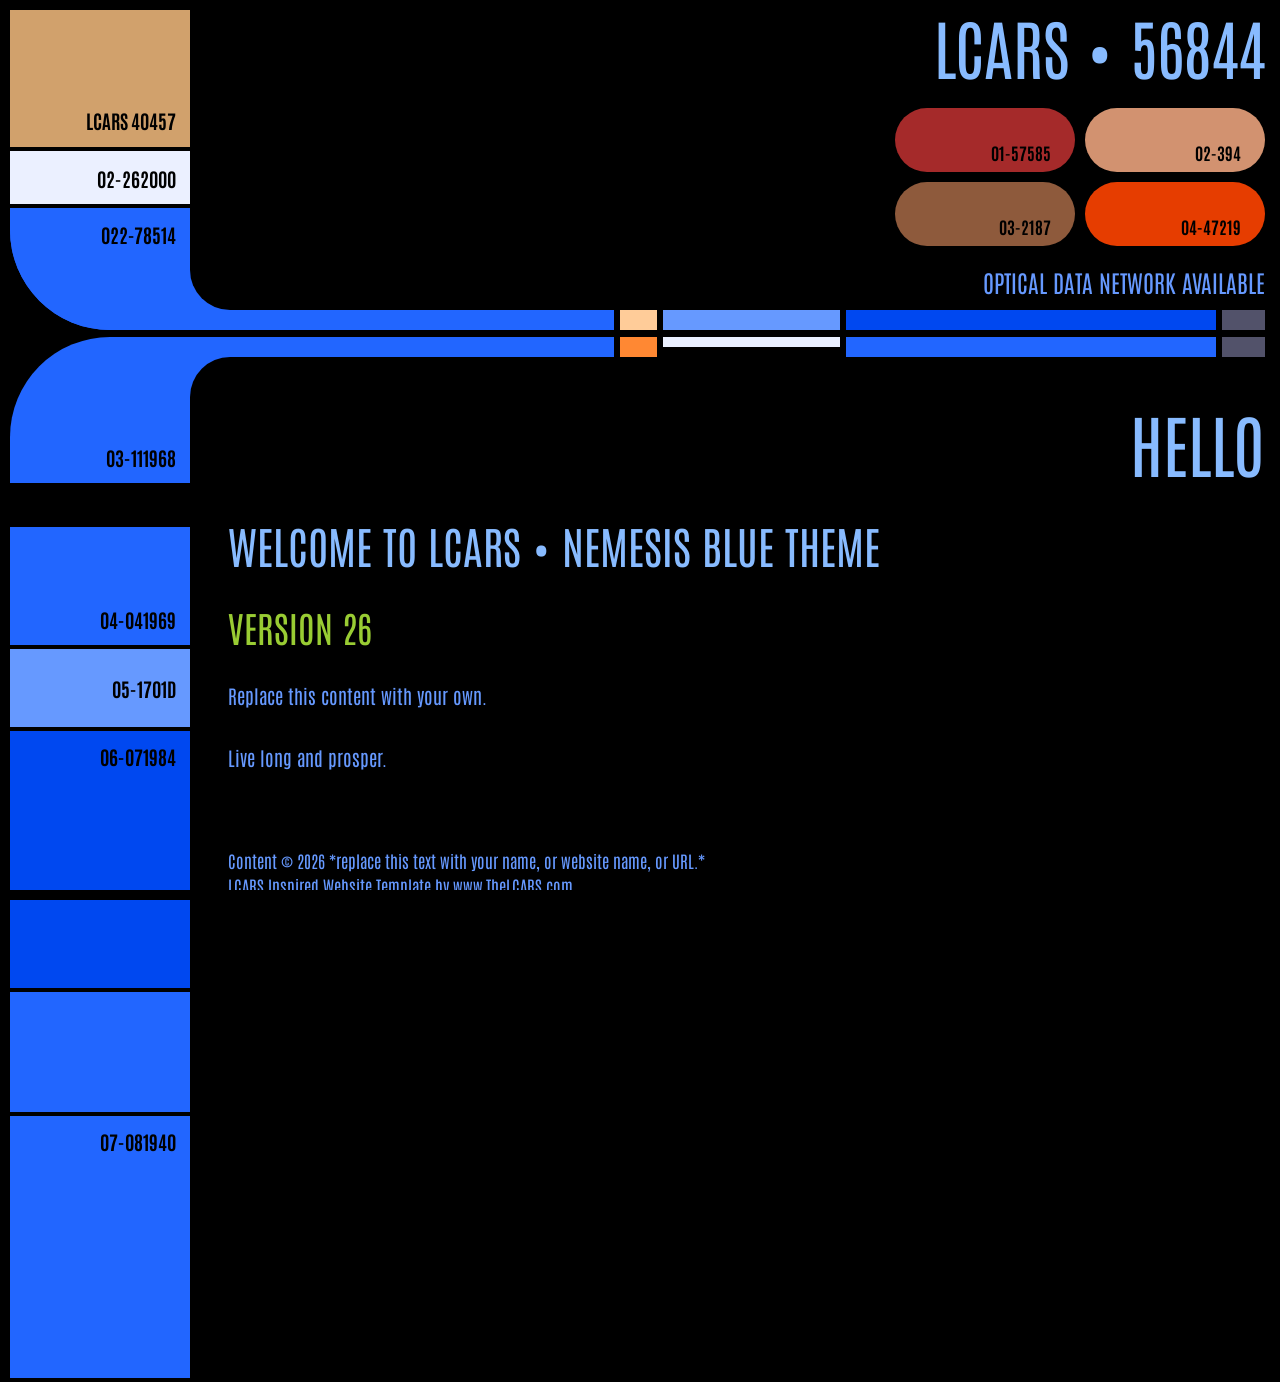
<file: assets/nemesis-blue.html>
<!DOCTYPE html>
<html>
<head>
	<title>Nemesis Blue</title>
	<meta name="viewport" content="width=device-width, initial-scale=1.0, viewport-fit=cover">
	<meta name="format-detection" content="telephone=no">
	<meta name="format-detection" content="date=no">
	<link rel="stylesheet" type="text/css" href="nemesis-blue.css">
</head>
<body>
	<audio id="audio1" src="beep1.mp3" preload="auto"></audio>
	<audio id="audio2" src="beep2.mp3" preload="auto"></audio>
	<audio id="audio3" src="beep3.mp3" preload="auto"></audio>
	<audio id="audio4" src="beep4.mp3" preload="auto"></audio>
	<section class="wrap-standard" id="column-3">
		<div class="wrap">
			<div class="left-frame-top">
				<button onclick="playSoundAndRedirect('audio2', '')" class="panel-1">LCARS<span class="hop">&nbsp;40457</span></button>
				<button onclick="playSoundAndRedirect('audio2', '')" class="panel-2">02<span class="hop">-262000</span></button>
				<button onclick="playSoundAndRedirect('audio2', '')" class="panel-22">022<span class="hop">-78514</span></button>
			</div>
			<div class="right-frame-top">
				<div class="banner">LCARS &#149; 56844</div>
				<div class="data-cascade-button-group">
					<div class="data-cascade-wrapper" id="default">
						<div class="data-column"><div class="dc-row-1">93</div><div class="dc-row-1">1853</div><div class="dc-row-2">24109</div><div class="dc-row-3">7</div><div class="dc-row-3">7024</div><div class="dc-row-4">322</div><div class="dc-row-5">4149</div><div class="dc-row-6">86</div><div class="dc-row-7">05</div></div><div class="data-column"><div class="dc-row-1">21509</div><div class="dc-row-1">68417</div><div class="dc-row-2">80</div><div class="dc-row-3">2048</div><div class="dc-row-3">319825</div><div class="dc-row-4">46233</div><div class="dc-row-5">05</div><div class="dc-row-6">2014</div><div class="dc-row-7">30986</div></div><div class="data-column"><div class="dc-row-1">585101</div><div class="dc-row-1">25403</div><div class="dc-row-2">31219</div><div class="dc-row-3">752</div><div class="dc-row-3">0000</div><div class="dc-row-4">21048</div><div class="dc-row-5">293612</div><div class="dc-row-6">534082</div><div class="dc-row-7">206</div></div><div class="data-column"><div class="dc-row-1">2107853</div><div class="dc-row-1">12201972</div><div class="dc-row-2">24487255</div><div class="dc-row-3">30412</div><div class="dc-row-3">98</div><div class="dc-row-4">4024161</div><div class="dc-row-5">888</div><div class="dc-row-6">35045462</div><div class="dc-row-7">41520257</div></div><div class="data-column"><div class="dc-row-1">33</div><div class="dc-row-1">56</div><div class="dc-row-2">04</div><div class="dc-row-3">69</div><div class="dc-row-3">41</div><div class="dc-row-4">15</div><div class="dc-row-5">25</div><div class="dc-row-6">65</div><div class="dc-row-7">21</div></div><div class="data-column"><div class="dc-row-1">0223</div><div class="dc-row-1">688</div><div class="dc-row-2">28471</div><div class="dc-row-3">21366</div><div class="dc-row-3">8654</div><div class="dc-row-4">31</div><div class="dc-row-5">1984</div><div class="dc-row-6">272</div><div class="dc-row-7">21854</div></div><div class="data-column"><div class="dc-row-1">633</div><div class="dc-row-1">51166</div><div class="dc-row-2">41699</div><div class="dc-row-3">6188</div><div class="dc-row-3">15033</div><div class="dc-row-4">21094</div><div class="dc-row-5">32881</div><div class="dc-row-6">26083</div><div class="dc-row-7">2143</div></div><div class="data-column"><div class="dc-row-1">406822</div><div class="dc-row-1">81205</div><div class="dc-row-2">91007</div><div class="dc-row-3">38357</div><div class="dc-row-3">0000</div><div class="dc-row-4">2041</div><div class="dc-row-5">312</div><div class="dc-row-6">57104</div><div class="dc-row-7">00708</div></div><div class="data-column"><div class="dc-row-1">12073</div><div class="dc-row-1">688</div><div class="dc-row-2">21982</div><div class="dc-row-3">20254</div><div class="dc-row-3">55</div><div class="dc-row-4">38447</div><div class="dc-row-5">26921</div><div class="dc-row-6">285</div><div class="dc-row-7">30102</div></div><div class="data-column"><div class="dc-row-1">21604</div><div class="dc-row-1">15421</div><div class="dc-row-2">25</div><div class="dc-row-3">3808</div><div class="dc-row-3">582031</div><div class="dc-row-4">62311</div><div class="dc-row-5">85799</div><div class="dc-row-6">87</div><div class="dc-row-7">6895</div></div><div class="data-column"><div class="dc-row-1">72112</div><div class="dc-row-1">101088</div><div class="dc-row-2">604122</div><div class="dc-row-3">126523</div><div class="dc-row-3">86801</div><div class="dc-row-4">8447</div><div class="dc-row-5">210486</div><div class="dc-row-6">LV426</div><div class="dc-row-7">220655</div></div><div class="data-column"><div class="dc-row-1">272448</div><div class="dc-row-1">296520</div><div class="dc-row-2">339048</div><div class="dc-row-3">31802</div><div class="dc-row-3">0000</div><div class="dc-row-4">672304</div><div class="dc-row-5">581131</div><div class="dc-row-6">338</div><div class="dc-row-7">70104</div></div><div class="data-column"><div class="dc-row-1">16182</div><div class="dc-row-1">711632</div><div class="dc-row-2">102955</div><div class="dc-row-3">2061</div><div class="dc-row-3">5804</div><div class="dc-row-4">850233</div><div class="dc-row-5">833441</div><div class="dc-row-6">465</div><div class="dc-row-7">210047</div></div><div class="data-column"><div class="dc-row-1">75222</div><div class="dc-row-1">98824</div><div class="dc-row-2">63</div><div class="dc-row-3">858552</div><div class="dc-row-3">696730</div><div class="dc-row-4">307124</div><div class="dc-row-5">58414</div><div class="dc-row-6">209</div><div class="dc-row-7">808044</div></div><div class="data-column"><div class="dc-row-1">331025</div><div class="dc-row-1">62118</div><div class="dc-row-2">2700</div><div class="dc-row-3">395852</div><div class="dc-row-3">604206</div><div class="dc-row-4">26</div><div class="dc-row-5">309150</div><div class="dc-row-6">885</div><div class="dc-row-7">210411</div></div><div class="data-column"><div class="dc-row-1">817660</div><div class="dc-row-1">121979</div><div class="dc-row-2">20019</div><div class="dc-row-3">462869</div><div class="dc-row-3">25002</div><div class="dc-row-4">308</div><div class="dc-row-5">52074</div><div class="dc-row-6">33</div><div class="dc-row-7">80544</div></div><div class="data-column"><div class="dc-row-1">1070</div><div class="dc-row-1">020478</div><div class="dc-row-2">26419</div><div class="dc-row-3">372122</div><div class="dc-row-3">2623</div><div class="dc-row-4">79</div><div class="dc-row-5">90008</div><div class="dc-row-6">8049</div><div class="dc-row-7">251664</div></div><div class="data-column"><div class="dc-row-1">900007</div><div class="dc-row-1">704044</div><div class="dc-row-2">982365</div><div class="dc-row-3">258819</div><div class="dc-row-3">0000</div><div class="dc-row-4">656214</div><div class="dc-row-5">409</div><div class="dc-row-6">218563</div><div class="dc-row-7">527222</div></div><div class="data-column"><div class="dc-row-1">80106</div><div class="dc-row-1">1314577</div><div class="dc-row-2">39001</div><div class="dc-row-3">7162893</div><div class="dc-row-3">12855</div><div class="dc-row-4">57</div><div class="dc-row-5">23966</div><div class="dc-row-6">4</div><div class="dc-row-7">6244009</div></div><div class="data-column"><div class="dc-row-1">2352</div><div class="dc-row-1">308</div><div class="dc-row-2">928</div><div class="dc-row-3">2721</div><div class="dc-row-3">0000</div><div class="dc-row-4">402</div><div class="dc-row-5">540</div><div class="dc-row-6">795</div><div class="dc-row-7">23</div></div><div class="data-column"><div class="dc-row-1">66880</div><div class="dc-row-1">8675309</div><div class="dc-row-2">821533</div><div class="dc-row-3">249009</div><div class="dc-row-3">51922</div><div class="dc-row-4">600454</div><div class="dc-row-5">9035768</div><div class="dc-row-6">453571</div><div class="dc-row-7">825064</div></div><div class="data-column"><div class="dc-row-1">131488</div><div class="dc-row-1">641212</div><div class="dc-row-2">218035</div><div class="dc-row-3">37</div><div class="dc-row-3">6022</div><div class="dc-row-4">82</div><div class="dc-row-5">572104</div><div class="dc-row-6">799324</div><div class="dc-row-7">4404</div></div><div class="data-column"><div class="dc-row-1">8807</div><div class="dc-row-1">4481</div><div class="dc-row-2">8915</div><div class="dc-row-3">2104</div><div class="dc-row-3">0000</div><div class="dc-row-4">326</div><div class="dc-row-5">446</div><div class="dc-row-6">8337</div><div class="dc-row-7">526</div></div><div class="data-column"><div class="dc-row-1">593</div><div class="dc-row-1">8057</div><div class="dc-row-2">22</div><div class="dc-row-3">23</div><div class="dc-row-3">6722</div><div class="dc-row-4">890</div><div class="dc-row-5">2608</div><div class="dc-row-6">7274</div><div class="dc-row-7">2103</div></div>
					</div>					
					<nav> 
						<button onclick="playSoundAndRedirect('audio2', '')" class="nav-1 animation-on">01-57585</button>
						<button onclick="playSoundAndRedirect('audio2', '')" class="nav-2 animation-on">02-394</button>
						<button onclick="playSoundAndRedirect('audio2', '')" class="nav-3">03-2187</button>
						<button onclick="playSoundAndRedirect('audio2', '')" class="nav-4 animation-on">04-47219</button>
					</nav>
				</div>
				<div class="floor-text">
					OPTICAL DATA NETWORK AVAILABLE
				</div>
				<div class="bar-panel first-bar-panel">
					<div class="bar-1"></div>
					<div class="bar-2"></div>
					<div class="bar-3"></div>
					<div class="bar-4"></div>
					<div class="bar-5"></div>
				</div>
			</div>
		</div>
		<div class="wrap" id="gap">
			<div class="left-frame">
					<button onclick="topFunction(); playSound()" id="topBtn"><span class="hop">screen</span> top</button>
				<div>
					<button onclick="playSoundAndRedirect('audio2', '')" class="panel-3">03 <span class="hop">-111968</span></button>					
					<button onclick="playSoundAndRedirect('audio2', '')" class="panel-4">04<span class="hop">-041969</span></button>
					<button onclick="playSoundAndRedirect('audio2', '')" class="panel-5">05<span class="hop">-1701D</span></button>
					<button onclick="playSoundAndRedirect('audio2', '')" class="panel-6">06<span class="hop">-071984</span></button>
					<div class="panel-spacer"></div>
				</div>
				<div>
					<button onclick="playSoundAndRedirect('audio2', '')" class="panel-7">07<span class="hop">-081940</span></button>
				</div>
			</div>
			<div class="right-frame">
				<div class="bar-panel">
					<div class="bar-6"></div>
					<div class="bar-7"></div>
					<div class="bar-8"></div>
					<div class="bar-9"></div>
					<div class="bar-10"></div>
				</div>
				<main>

					<!-- Start your content here. -->

					<h1>Hello</h1>
					<h2>Welcome to LCARS &#149; Nemesis Blue Theme</h2>
					<h3 class="font-martian">Version 26</h3>
					<p>Replace this content with your own.</p>					
					<p>Live long and prosper.</p>
					
					<!-- End content area. -->
					
				</main>
				<footer>
					<!-- Your copyright information is only a suggestion and you can choose to delete it. -->
			 		Content &copy; 2026 *replace this text with your name, or website name, or URL.* <br>

					<!-- The following attribution must not be removed: -->
					LCARS Inspired Website Template by <a href="https://www.thelcars.com">www.TheLCARS.com</a>.
				</footer>				 
			</div>
		</div>
	</section>	
	<script type="text/javascript" src="lcars.js"></script>
	<div class="headtrim"> </div>
	<div class="baseboard"> </div>
</body>
</html>
</file>
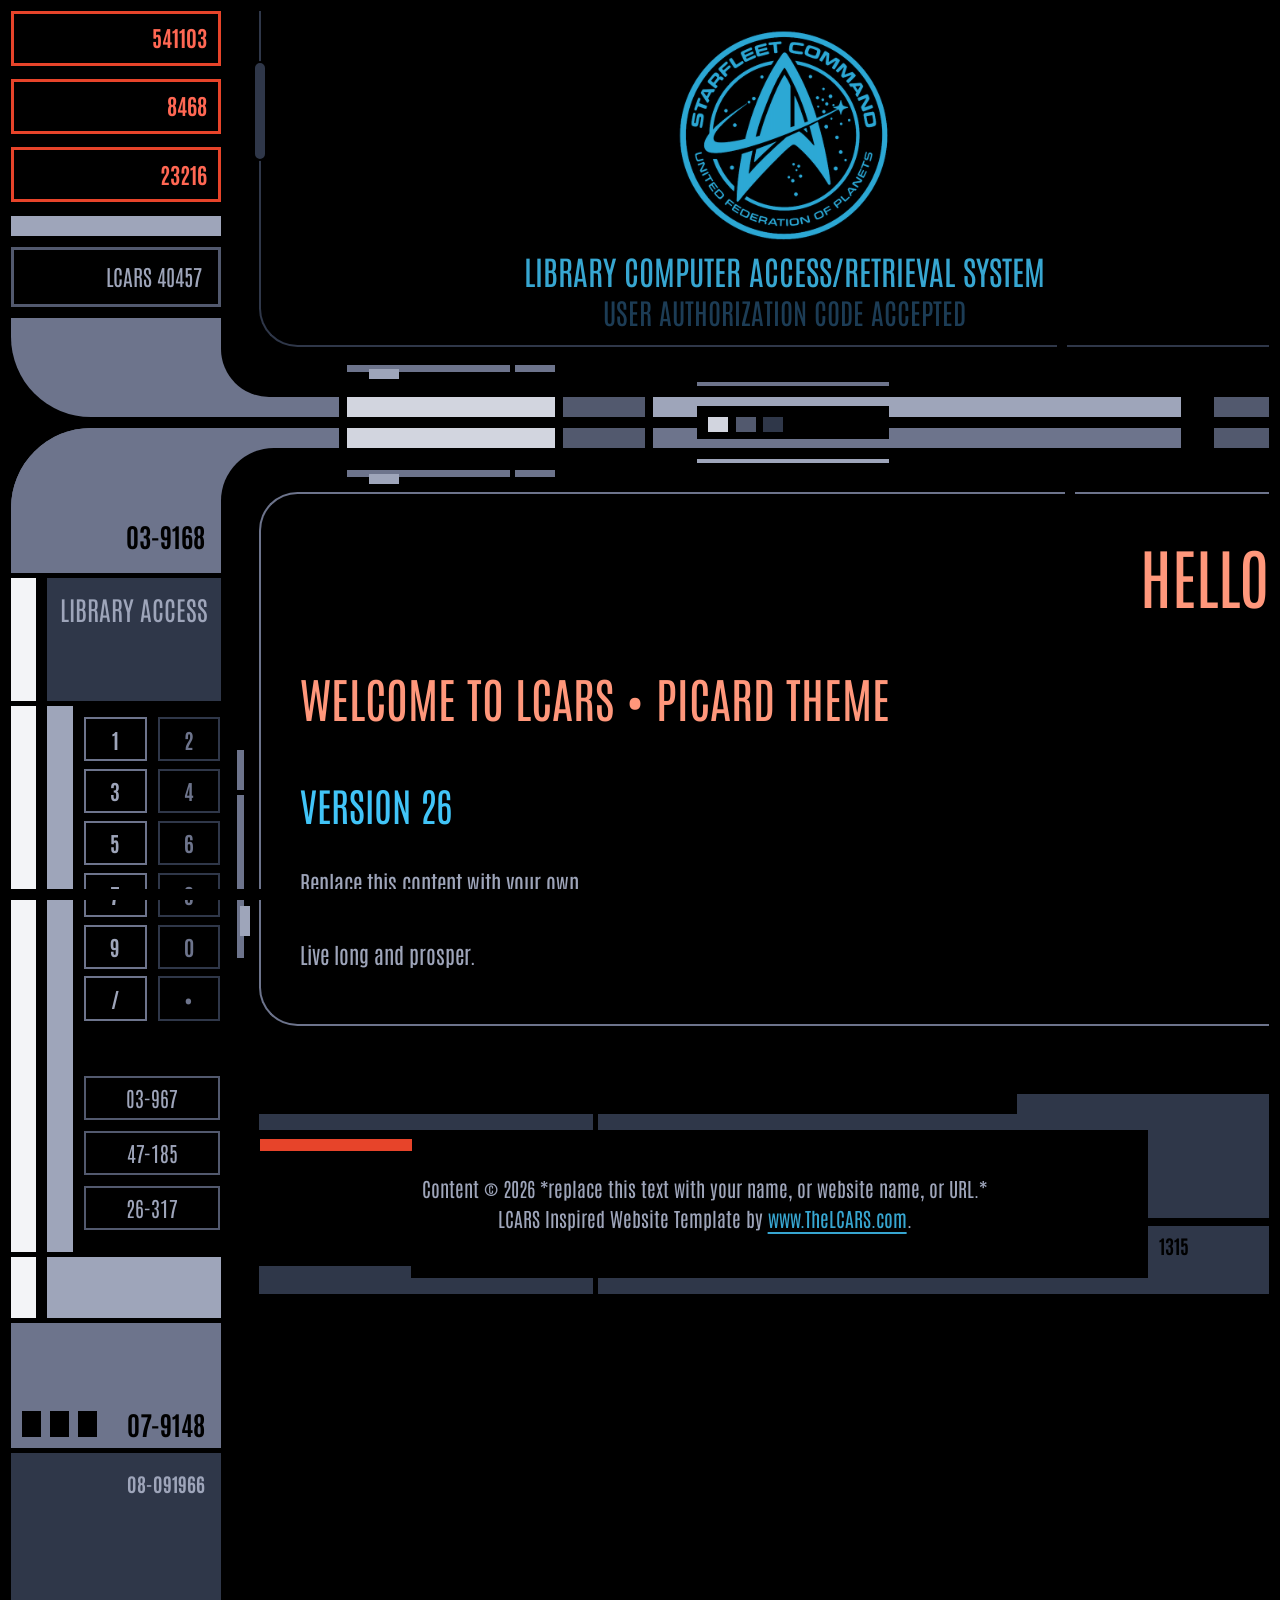
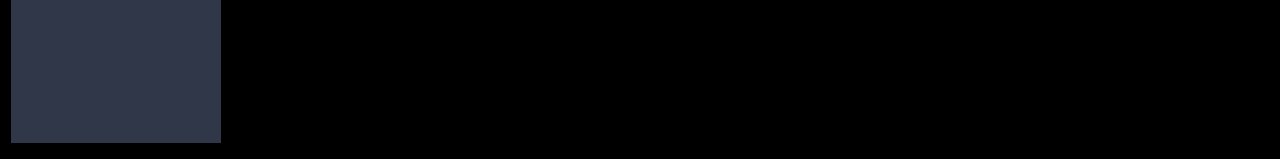
<file: assets/picard.html>
<!DOCTYPE html>
<html>
<head>
	<title>Picard</title>
	<meta name="viewport" content="width=device-width, initial-scale=1.0, viewport-fit=cover">
	<meta name="format-detection" content="telephone=no">
	<meta name="format-detection" content="date=no">
	<link rel="stylesheet" type="text/css" href="picard.css">
</head>
<body>
	<audio id="audio5" src="picard-key.mp3" preload="auto"></audio>
	<audio id="audio1" src="beep1.mp3" preload="auto"></audio>
	<audio id="audio2" src="beep2.mp3" preload="auto"></audio>
	<audio id="audio3" src="beep3.mp3" preload="auto"></audio>
	<audio id="audio4" src="beep4.mp3" preload="auto"></audio>
	<div class="top-wrapper">
		<div class="top-display">
			<div class="top-display-left">
				<nav id="primary-nav">
					<button onclick="playSoundAndRedirect('audio5', '')">541103</button>
					<button onclick="playSoundAndRedirect('audio5', '')">8468</button>
					<button onclick="playSoundAndRedirect('audio5', '')">23216</button>
				</nav>
				<div class="chunk"> </div>
				<div class="button-4-wrapper">
					<button onclick="playSoundAndRedirect('audio5', '')" class="button-4">LCARS <span class="hop">&nbsp;40457</span></button>
				</div>
			</div>
			<div class="top-display-right">
				
				<!-- Begin top content area. (You can delete the following and replace it with your custom content.) -->

				<img src="sfcmd.png" class="sfc">
				<div class="lcars-heading">
					LIBRARY COMPUTER ACCESS/RETRIEVAL SYSTEM
				</div>
				<div class="lcars-access">
					user authorization code accepted
				</div>				

				<!-- End top content area. -->

			</div>			
		</div>
		<div class="top-display-bottom">
			<div class="bar-elbow"></div>
			<div class="bar-1"></div>
			<div class="bar-2"></div>
			<div class="bar-3"></div>
			<div class="bar-4"></div>
			<div class="bar-5"></div>		
		</div>
	</div> <!-- / top-wrapper -->
	<div class="spacer">
		<div class="space-sidebar"></div>
		<div class="space-1"></div>
		<div class="space-2"></div>
		<div class="space-3"></div>
		<div class="space-4"></div>
	</div>
	<div class="bottom-wrapper">
		<div class="left-frame">
			<button onclick="topFunction(); playSound()" id="topBtn"><span class="hop">screen</span> top</button>			
			<div>
				<button onclick="playSoundAndRedirect('audio2', '')" class="panel-3">03-9168</button>
				<div class="sidebar-cluster">
					<div id="cluster-alpha">
						<div class="panel-4-sister"> </div>
					</div>
					<div id="cluster-beta">
						<button class="panel-4" onclick="playSoundAndRedirect('audio2', '')">LIBRARY ACCESS</button>
						<div class="keypad">
							<div class="key-column"></div>							
							<button onclick="playSoundAndRedirect('audio2', '')" class="key key-first">1</button>
							<button onclick="playSoundAndRedirect('audio2', '')" class="key key-first">2</button>
							<div class="key-column"></div>
							<button onclick="playSoundAndRedirect('audio2', '')" class="key">3</button>
							<button onclick="playSoundAndRedirect('audio2', '')" class="key">4</button>
							<div class="key-column"></div>
							<button onclick="playSoundAndRedirect('audio2', '')" class="key">5</button>
							<button onclick="playSoundAndRedirect('audio2', '')" class="key">6</button>							
							<div class="key-column"></div>
							<button onclick="playSoundAndRedirect('audio2', '')" class="key">7</button>
							<button onclick="playSoundAndRedirect('audio2', '')" class="key">8</button>						
							<div class="key-column"></div>
							<button onclick="playSoundAndRedirect('audio2', '')" class="key">9</button>
							<button onclick="playSoundAndRedirect('audio2', '')" class="key">0</button>						
							<div class="key-column"></div>
							<button onclick="playSoundAndRedirect('audio2', '')" class="key key-last">/</button>
							<button onclick="playSoundAndRedirect('audio2', '')" class="key key-last">&bull;</button>
							<!-- long buttons -->
							<div class="key-column"></div>
							<div class="keypad-button-spacer-top"></div>
							<div class="key-column"></div>
							<button onclick="playSoundAndRedirect('audio5', '')" class="keypad-button">03-967</button>
							<div class="key-column"></div>
							<button onclick="playSoundAndRedirect('audio5', '')" class="keypad-button">47-185</button>
							<div class="key-column"></div>
							<button onclick="playSoundAndRedirect('audio5', '')" class="keypad-button">26-317</button>
							<!-- /long buttons -->
							<div class="key-column"></div>
							<div class="keypad-button-spacer-bottom"></div>					
						</div>
						<div class="panel-6"> </div>
					</div> <!-- cluster-beta -->
				</div> <!-- / sidebar-cluster -->
				<div class="panel-7">
					<div class="three-squares-wrapper">
						<div class="three-squares"></div>
						<div class="three-squares"></div>
						<div class="three-squares"></div>
					</div>
					<div class="panel-7-text">
						07<span class="hide-720">-9148</span>
					</div>					
				</div>
			</div>
			<div>
				<button onclick="playSoundAndRedirect('audio2', '')" class="panel-8">08<span class="hop">-091966</span></button>
			</div>
		</div>
		<div class="right-frame">
			<div class="bar-runner">
				<div class="bar-6"></div>
				<div class="bar-7"></div>
				<div class="bar-8"></div>
				<div class="bar-9"></div>
				<div class="bar-10"></div>
			</div>
			<div class="garnish"></div>
			<main>
				<div class="main-top-border-cut"> </div>

				<!-- Start your main content here below this line. -->							

				<h1>Hello</h1>
				<h2>Welcome to LCARS &#149; Picard Theme</h2>
				<h3 class="font-bright-blue">Version 26</h3>
				<p>Replace this content with your own.</p>
				<p>Live long and prosper.</p>					

				<!-- End content area -->

			</main>	
			<footer>
				<div class="footer-content-wrapper">
					<div class="footer-content">
											
						<!-- Your copyright information is only a suggestion and you can choose to delete it. -->
			 			Content &copy; 2026 *replace this text with your name, or website name, or URL.* <br>

						<!-- The following attribution must not be removed: -->
						LCARS Inspired Website Template by <a href="https://www.thelcars.com">www.TheLCARS.com</a>.

					</div>
				</div>
				<div class="footer-panel">1315</div>
			</footer>
		</div>
	</div>
	<div class="baseboard"> </div>
	<script type="text/javascript" src="lcars.js"></script>
</body>
</html>
</file>
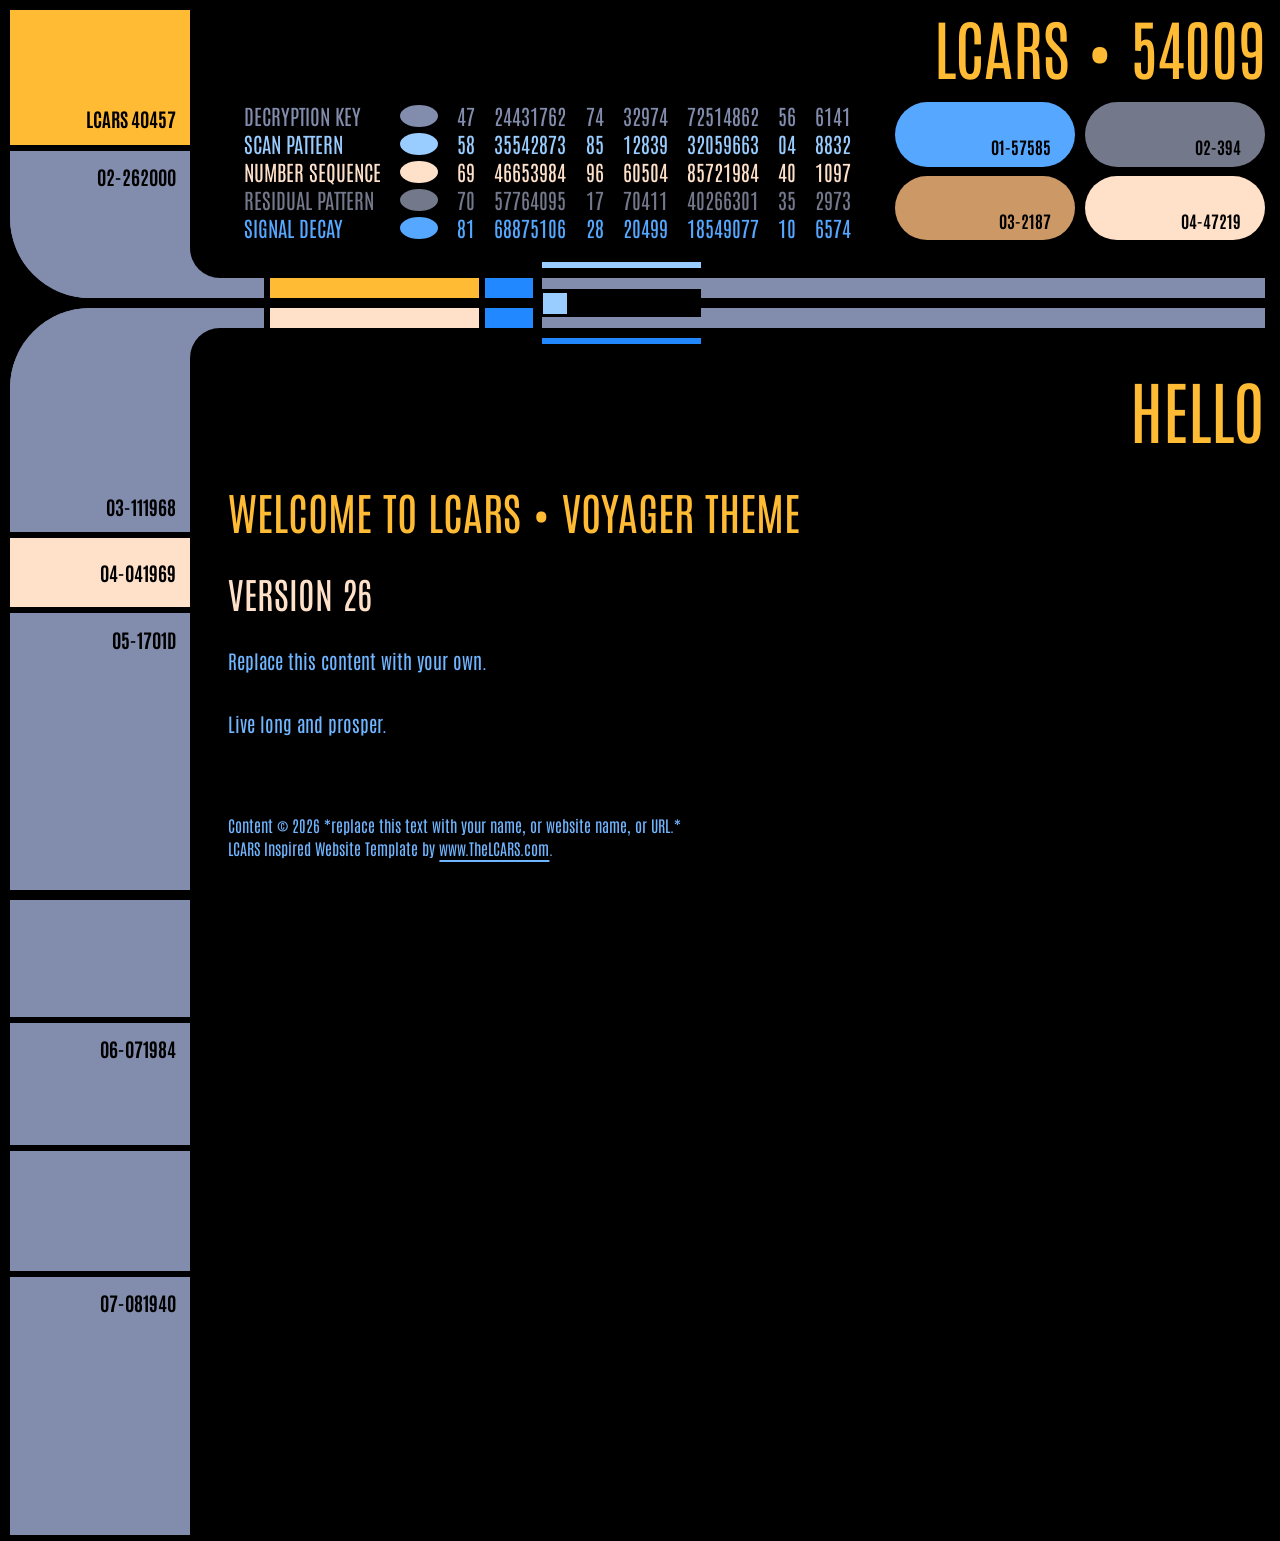
<file: assets/voyager.html>
<!DOCTYPE html>
<html>
<head>
	<title>Voyager</title>
	<meta name="viewport" content="width=device-width, initial-scale=1.0, viewport-fit=cover">
	<meta name="format-detection" content="telephone=no">
	<meta name="format-detection" content="date=no">
	<link rel="stylesheet" type="text/css" href="voyager.css">
</head>
<body>
	<audio id="audio1" src="beep1.mp3" preload="auto"></audio>
	<audio id="audio2" src="beep2.mp3" preload="auto"></audio>
	<audio id="audio3" src="beep3.mp3" preload="auto"></audio>
	<audio id="audio4" src="beep4.mp3" preload="auto"></audio>
	
	<div class="wrap">
		<div class="left-frame-top">
			<button onclick="playSoundAndRedirect('audio2', '')" class="panel-1 animation-on">LCARS <span class="hop">&nbsp;40457</span></button>
			<button onclick="playSoundAndRedirect('audio2', '')" class="panel-2">02<span class="hop">-262000</span></button>				
		</div>
		<div class="right-frame-top">
			<div class="banner">LCARS &#149; 54009</div>
			<div class="data-cascade-button-group">
				<div class="data-wrapper">
					<div class="data-column no--800"><div class="dc-row-1">DECRYPTION KEY</div><div class="dc-row-2">SCAN PATTERN</div><div class="dc-row-3">NUMBER SEQUENCE</div><div class="dc-row-4">RESIDUAL PATTERN</div><div class="dc-row-5">SIGNAL DECAY</div></div><div class="data-column"><div class="dc-row-1"><div class="data-bullet blt--1"></div></div><div class="dc-row-2"><div class="data-bullet blt--2"></div></div><div class="dc-row-3"><div class="data-bullet blt--3"></div></div><div class="dc-row-4"><div class="data-bullet blt--4"></div></div><div class="dc-row-5"><div class="data-bullet blt--5"></div></div></div><div class="data-column"><div class="dc-row-1">47</div><div class="dc-row-2">58</div><div class="dc-row-3">69</div><div class="dc-row-4">70</div><div class="dc-row-5">81</div></div><div class="data-column"><div class="dc-row-1">24431762</div><div class="dc-row-2">35542873</div><div class="dc-row-3">46653984</div><div class="dc-row-4">57764095</div><div class="dc-row-5">68875106</div></div><div class="data-column"><div class="dc-row-1">74</div><div class="dc-row-2">85</div><div class="dc-row-3">96</div><div class="dc-row-4">17</div><div class="dc-row-5">28</div></div><div class="data-column"><div class="dc-row-1">32974</div><div class="dc-row-2">12839</div><div class="dc-row-3">60504</div><div class="dc-row-4">70411</div><div class="dc-row-5">20499</div></div><div class="data-column"><div class="dc-row-1">72514862</div><div class="dc-row-2">32059663</div><div class="dc-row-3">85721984</div><div class="dc-row-4">40266301</div><div class="dc-row-5">18549077</div></div><div class="data-column"><div class="dc-row-1">56</div><div class="dc-row-2">04</div><div class="dc-row-3">40</div><div class="dc-row-4">35</div><div class="dc-row-5">10</div></div><div class="data-column"><div class="dc-row-1">6141</div><div class="dc-row-2">8832</div><div class="dc-row-3">1097</div><div class="dc-row-4">2973</div><div class="dc-row-5">6574</div></div><div class="data-column"><div class="dc-row-1">22059</div><div class="dc-row-2">13084</div><div class="dc-row-3">05221</div><div class="dc-row-4">25868</div><div class="dc-row-5">96834</div></div><div class="data-column"><div class="dc-row-1">48</div><div class="dc-row-2">07</div><div class="dc-row-3">38</div><div class="dc-row-4">62</div><div class="dc-row-5">25</div></div><div class="data-column"><div class="dc-row-1">4164</div><div class="dc-row-2">0013</div><div class="dc-row-3">8880</div><div class="dc-row-4">4423</div><div class="dc-row-5">4022</div></div><div class="data-column"><div class="dc-row-1">862255142</div><div class="dc-row-2">310420083</div><div class="dc-row-3">748823065</div><div class="dc-row-4">540485221</div><div class="dc-row-5">795270516</div></div><div class="data-column"><div class="dc-row-1">10</div><div class="dc-row-2">80</div><div class="dc-row-3">31</div><div class="dc-row-4">85</div><div class="dc-row-5">57</div></div><div class="data-column"><div class="dc-row-1">8742</div><div class="dc-row-2">7185</div><div class="dc-row-3">4010</div><div class="dc-row-4">2634</div><div class="dc-row-5">9917</div></div><div class="data-column"><div class="dc-row-1">98</div><div class="dc-row-2">63</div><div class="dc-row-3">52</div><div class="dc-row-4">71</div><div class="dc-row-5">79</div></div><div class="data-column"><div class="dc-row-1">118</div><div class="dc-row-2">270</div><div class="dc-row-3">395</div><div class="dc-row-4">260</div><div class="dc-row-5">286</div></div><div class="data-column"><div class="dc-row-1">8675309</div><div class="dc-row-2">7952705</div><div class="dc-row-3">9282721</div><div class="dc-row-4">4981518</div><div class="dc-row-5">1039412</div></div><div class="data-column"><div class="dc-row-1">1206</div><div class="dc-row-2">9922</div><div class="dc-row-3">1055</div><div class="dc-row-4">8473</div><div class="dc-row-5">6625</div></div><div class="data-column"><div class="dc-row-1">10113518</div><div class="dc-row-2">18152820</div><div class="dc-row-3">79848919</div><div class="dc-row-4">53977033</div><div class="dc-row-5">29424537</div></div><div class="data-column"><div class="dc-row-1">999</div><div class="dc-row-2">864</div><div class="dc-row-3">574</div><div class="dc-row-4">293</div><div class="dc-row-5">010</div></div><div class="data-column"><div class="dc-row-1">6584321</div><div class="dc-row-2">5400533</div><div class="dc-row-3">2745016</div><div class="dc-row-4">3890664</div><div class="dc-row-5">5468414</div></div><div class="data-column"><div class="dc-row-1">1104</div><div class="dc-row-2">2389</div><div class="dc-row-3">0715</div><div class="dc-row-4">4110</div><div class="dc-row-5">6842</div></div><div class="data-column"><div class="dc-row-1">801533</div><div class="dc-row-2">702042</div><div class="dc-row-3">333553</div><div class="dc-row-4">240264</div><div class="dc-row-5">800375</div></div>
				</div> <!-- /data-wrapper -->
				<nav>
					<button onclick="playSoundAndRedirect('audio2', '')" class="nav-1 animation-on">01-57585</button>
					<button onclick="playSoundAndRedirect('audio2', '')" class="nav-2 animation-on">02-394</button>
					<button onclick="playSoundAndRedirect('audio2', '')" class="nav-3">03-2187</button>
					<button onclick="playSoundAndRedirect('audio2', '')" class="nav-4 animation-on">04-47219</button>						
				</nav>
			</div>
							
			<div class="bar-panel first-bar-panel">
				<div class="bar-1"></div>
				<div class="bar-2"></div>
				<div class="bar-3"></div>
				<div class="bar-4"></div>
			</div>
		</div>
	</div>
	<div class="divider">
		<div class="block-left"> </div>
		<div class="block-right">
			<div class="block-row">
				<div class="bar-13"> </div>
				<div class="bar-14">
					<div class="blockhead"> </div>
				</div>
			</div>
		</div>
	</div>
	<div class="wrap">
		<div class="left-frame">
			<button onclick="topFunction(); playSound()" id="topBtn"><span class="hop">screen</span> top</button>

			<div>
				<button onclick="playSoundAndRedirect('audio2', '')" class="panel-3">03<span class="hop">-111968</span></button>
				<button onclick="playSoundAndRedirect('audio2', '')" class="panel-4">04<span class="hop">-041969</span></button>
				<button onclick="playSoundAndRedirect('audio2', '')" class="panel-5">05<span class="hop">-1701D</span></button>
				<button onclick="playSoundAndRedirect('audio2', '')" class="panel-6">06<span class="hop">-071984</span></button>
				<div class="panel-spacer"></div>
			</div>
			<div>
				<button onclick="playSoundAndRedirect('audio2', '')" class="panel-7">07<span class="hop">-081940</span></button>
			</div>
		</div>
		<div class="right-frame">
			<div class="bar-panel">
				<div class="bar-6"></div>
				<div class="bar-7"></div>
				<div class="bar-8"></div>
				<div class="bar-9"></div>
			</div>
			<main>

				<!-- Start your content here. -->

				<h1>Hello</h1>
				<h2>Welcome to LCARS &#149; Voyager Theme</h2>
				<h3 class="font-pumpkin-seed">Version 26</h3>
				<p>Replace this content with your own.</p>
				<p>Live long and prosper.</p>

				<!-- End content area. -->

			</main>
			<footer>
				<!-- Your copyright information is only a suggestion and you can choose to delete it. -->
				Content &copy; 2026 *replace this text with your name, or website name, or URL.* <br>

				<!-- The following attribution must not be removed: -->
				LCARS Inspired Website Template by <a href="https://www.thelcars.com">www.TheLCARS.com</a>.
			</footer>
		</div>
	</div>	
	<script type="text/javascript" src="lcars.js"></script>
	<div class="headtrim"> </div>
	<div class="baseboard"> </div>
</body>
</html>
</file>
<file: assets/classic.css>
@charset "utf-8";

/*

	CSS Document
	LCARS Classic Theme
	Version 26
	By Jim Robertus www.thelcars.com
	Last modified: 2026 Jul 18
	
*/

:root {
	font-size: 1.375rem;
	color-scheme: dark;
	--lcars-width: 100%;
	--lfw: 240px;
	--african-violet: #baa4e5;
	--almond: #d29b7f;
	--almond-creme: #fcc19f;
	--barley: #edb378;
	--bluey: #89f;
	--brown: #895129;
	--butterscotch: #ea9c72;
	--dirty-mauve: #7a506d;
	--dusty-mauve: #9d698a;
	--lilac: #8a72a7;
	--mars: #f20;
	--orange: #eb943a;
	--red: #cf4f4f;
	--subdued-sienna: #c47d69;
	--true-mauve: #c082a9;
	--left-frame-top-color: var(--bluey);
	--left-frame-color: var(--almond);
	--left-frame-padding: 0.75rem;
	--corner-color-top: var(--bluey);
	--corner-color-bottom: var(--red);
	--panel-1-height: 160px;
	--panel-1-color: var(--african-violet);
	--panel-2-color: var(--bluey);
	--panel-4-color: var(--red);
	--panel-5-color: var(--orange);
	--panel-6-color: var(--butterscotch);
	--panel-7-color: var(--bluey);
	--panel-top-button-color: var(--african-violet);
	--bar-height: 28px;
	--bar-1-6-width: 40%;
	--bar-2-7-width: 4%;
	--bar-3-8-width: 17%;
	--bar-5-10-width: 4%;
	--bar-1-color: var(--bluey);
	--bar-2-color: var(--orange);
	--bar-3-color: var(--african-violet);
	--bar-4-color: var(--african-violet);
	--bar-5-color: var(--red);
	--bar-6-color: var(--red);
	--bar-7-color: var(--butterscotch);
	--bar-8-color: var(--red);
	--bar-9-color: var(--african-violet);
	--bar-10-color: var(--butterscotch);
	--radius-top: 0 0 0 160px;
	--radius-bottom: 160px 0 0 0;
	--radius-content-top: 0 0 0 60px;
	--radius-content-bottom: 60px 0 0 0;
	--panel-border: 0.25rem solid black;
	--bar-border: 0.35rem solid black;
	--bar-cut-width: 34%;
	--bar-cut-out-width: 34%;
	--divider-height: .5rem;
/*
	NOTE: --font-color also sets the following:
		1. horizontal line <hr> color
		2. lcars-list default bullet color
		3. blockquote border color
		4. border color of images with the *border* class
*/
	--font-color: var(--african-violet);
	--sub-fonts: 0.875rem;
	--dc-font-size: 0.875rem;
	--dc-row-height: calc(var(--dc-font-size) + 0.125rem);
	--banner-color: var(--orange);
	--data-cascade-color: var(--orange);
	--light-color: white;
	--h1-color: var(--african-violet);
	--h2-color: var(--african-violet);
	--h3-color: var(--african-violet);
	--h4-color: var(--african-violet);
	--link-color: var(--african-violet);
	--code-color: var(--african-violet);
	--nav-width: 240px;
	--nav-1-color: var(--bluey);
	--nav-2-color: var(--butterscotch);
	--nav-3-color: var(--orange);
	--nav-4-color: var(--red);
	--button-color: var(--african-violet);
	--button-color-sidebar: var(--red);
	--lcars-bar-color: var(--butterscotch);
	--lcars-bar-start-color: var(--subdued-sienna);
	--lcars-bar-end-color: var(--subdued-sienna);
	--lcars-bar-text-color: var(--barley);
}

.brighter {
	filter: brightness(117%);
}

@media (width <= 1500px) {
	:root {
		--lfw: 200px;
		--radius-top: 0 0 0 130px;
		--radius-bottom: 130px 0 0 0;
		--divider-height: .4rem;
		--nav-width: 210px;
		--dc-font-size: .75rem;
		--bar-height: 24px;
	}
}

@media (width <= 1300px) {
	:root {
		font-size: 1.2rem;
		--sub-fonts: .9rem;
		--lfw: 180px;
		--panel-1-height: 135px;
		--nav-width: 180px;
		--radius-top: 0 0 0 100px;
		--radius-bottom: 100px 0 0 0;
		--radius-content-top: 0 0 0 40px;
		--radius-content-bottom: 40px 0 0 0;
		--bar-height: 20px;	
	}
}

@media (width <= 950px) {
	:root {
		--lfw: 150px;
		--panel-1-height: 120px;
		--bar-border: 0.25rem solid black;
	}
}

@media (width <= 750px)	{ 
	:root {
		--lfw: 120px;
		--panel-1-height: 100px;
		--radius-top: 0 0 0 80px;
		--radius-bottom: 80px 0 0 0;
		--radius-content-top: 0 0 0 28px;
		--radius-content-bottom: 28px 0 0 0;
		--nav-width: 174px;
		--bar-height: 16px;
	}
}

@media (width <= 540px) {
	:root {
		--lfw: 62px;
		--panel-1-height: 80px;
		--left-frame-padding: 0.5rem;
		--radius-top: 0 0 0 40px;
		--radius-bottom: 40px 0 0 0;
		--bar-height: 10px;
		--divider-height: 0.3rem;
		--panel-border: 0.2rem solid black;
		--bar-border: 0.2rem solid black;
	}
}

@media (width <= 450px) {
	:root {
		--nav-width: 48%;
	}
}

*, *:after, *:before {
	box-sizing: border-box;
}

* {
	margin: 0;
	padding: 0;
	font: inherit;
}

img {
	display: block;
	max-width: 100%;
	height: auto;
}

input, textarea, button, select {
	font: inherit;
}

@font-face {
	font-family: 'Antonio';
	font-weight: 400;
	src: url('Antonio-Regular.woff2') format('woff2'),
			 url('Antonio-Regular.woff') format('woff');
}

@font-face {
	font-family: 'Antonio';
	font-weight: 700;
	src: url('Antonio-Bold.woff2') format('woff2'),
			 url('Antonio-Bold.woff') format('woff')
}

html {
	scroll-behavior: smooth;
}

body	{
	display: flex;
	padding-top: 10px;
	padding-left: 5px;
	background-color: black;
	font-family: 'Antonio', 'Arial Narrow', 'Avenir Next Condensed', sans-serif;
	font-weight: 400;
	line-height: 1.5;
	color: var(--font-color);

	@media (width <= 540px) {
		padding: 0.2rem;
	}
}

body:has(.panel-2:hover) .bar-1 {
  filter: brightness(115%);
}

body:has(.panel-2:hover) .right-frame-top::before {
  filter: brightness(115%);
}

body:has(.panel-2:active) .bar-1 {
  filter: brightness(85%);
}

body:has(.panel-2:active) .right-frame-top::before {
  filter: brightness(85%);
}

body:has(.panel-3:hover) .bar-6 {
  filter: brightness(115%);
}

body:has(.panel-3:hover) .right-frame::before {
  filter: brightness(115%);
}

body:has(.panel-3:active) .bar-6 {
  filter: brightness(85%);
}

body:has(.panel-3:active) .right-frame::before {
  filter: brightness(85%);
}

a	{
	text-decoration: underline;
	text-decoration-thickness: 2px;
	text-underline-offset: 0.2rem;
	color: var(--link-color);
}

a:hover {
	filter: brightness(115%);
	animation: none !important;
}

a:active {
	filter: brightness(80%);
	outline: none;
}

.wrap-standard {
	width: 100%;
	max-width: var(--lcars-width);
}

#column-3 {
	flex: 1;
	margin-inline: auto;
}

.wrap	{
	display: flex;
	margin-inline: auto;
	padding-left: 5px;
	padding-right: 15px;
	overflow: hidden;

	@media (width <= 540px) {
		padding-left: 0;
		padding-right: 0.25rem;
	}
}

.scroll-top {
	display: none;
}

.left-frame-top,
.left-frame	{
	width: var(--lfw);
	text-align: right;
	font-size: clamp(.875rem, 2vw, 1rem);
	line-height: 1.2;
	font-weight: bold;
	color: black;
}

.left-frame-top	{
	display: flex;
	flex-direction: column;
	background-color: var(--left-frame-top-color);
	border-radius: var(--radius-top);
}

.left-frame-top a,
.left-frame a {
	text-decoration: none;
	color: black;
}

.left-frame	{
	display: flex;
	flex-direction: column;
	justify-content: space-between;
	background-color: var(--left-frame-color);
	position: relative;
}

.left-frame::before {
	content: '';
	width: var(--lfw);
	height: 190px;
	position: absolute;
	top: 0;
	left: 0;
	background-color: black;

	@media (width <= 1500px) {
		height: 150px;
	}
	@media (width <= 1300px) {
		height: 120px;
	}
	@media (width <= 950px) {
		height: 100px;
	}
	@media (width <= 540px) {
		height: 60px;
	}
}

.right-frame-top	{
	flex: 1;
	align-content: flex-end;
	position: relative;
}

.right-frame-top::before {
	content: '';
	display: block;
	width: 60px;
	height: 60px;
	background-color: var(--corner-color-top);
	position: absolute;
	left: 0;
	bottom: var(--bar-height);
	z-index: -1;	
}

.right-frame-top::after {
	content: '';
	display: block;
	width: 60px;
	height: 60px;
	background-color: black;
	border-radius: var(--radius-content-top);
	position: absolute;
	left: 0;
	bottom: var(--bar-height);
	z-index: -1;
}

@media (width <= 650px) {
	.right-frame-top::before {
		bottom: 16px;
	}

	.right-frame-top::after {
		bottom: 16px;
	}
}

@media (width <= 540px) {
	.right-frame-top::before {
		bottom: 10px;
	}

	.right-frame-top:after {
		bottom: 10px;
	}
}

.banner	{
	padding-bottom: 1rem;
	padding-left: 5px;
	text-align: right;
	text-transform: uppercase;
	line-height: 1.1;
	font-size: clamp(1.25rem, 0.75rem + 4vw, 4rem);
	color: var(--banner-color);
}

.banner a {
	color: var(--banner-color);
	text-decoration: none;
}

.data-cascade-button-group	{
	display: flex;
	justify-content: flex-end;
	align-items: flex-start;
	flex-wrap: wrap;
}

.header-content {
	flex: 1;
	min-height: 180px;
	padding-right: .5rem;
	padding-left: clamp(20px, 3vw, 50px);
}

.header-content > *:first-child {
	margin-top: 0;
}

.header-content > *:last-child {
	margin-bottom: 0;
}

.data-cascade-wrapper {
	flex: 1;
	display: flex;
	flex-wrap: wrap;
	justify-content: flex-end;
	max-width: 100%;
	height: calc(var(--dc-row-height) * 9);
	overflow: hidden;
 	padding-right: .5rem;
 	padding-left: clamp(20px, 3vw, 50px);
 	column-gap: .5rem;

	@media (width <= 780px) {
		padding-left: 0.5rem;
	}
	@media (width <= 640px) {
		display: none;
	}
}

.data-column {
	display: grid;
	grid-template-columns: 1fr;
	margin-top: 1px;
	text-align: right;
	font-size: var(--dc-font-size);
	line-height: 1;
	color: black;
}

.dc-row-1,
.dc-row-2,
.dc-row-3,
.dc-row-4,
.dc-row-5,
.dc-row-6,
.dc-row-7 {
	text-box: trim-both cap alphabetic;
	height: var(--dc-row-height);
}

@keyframes data-group-1 {

	0%,
	3.99% {
		color: black;
	}

	4%,
	45.99% {
		color: var(--data-cascade-color);
	}

	46%,
	49.99% {
		color: var(--light-color);
	}

	50%,
	63.99% {
		color: var(--data-cascade-color);
	}

	64%,
	67.99% {
		color: var(--light-color);
	}

	68%,
	100% {
		color: var(--data-cascade-color);
	}
}

@keyframes data-group-1a {

	0%,
	4.99% {
		color: black;
	}

	5%,
	45.99% {
		color: var(--data-cascade-color);
	}

	46%,
	49.99% {
		color: var(--light-color);
	}

	50%,
	63.99% {
		color: var(--data-cascade-color);
	}

	64%,
	67.99% {
		color: var(--light-color);
	}

	68%,
	100% {
		color: var(--data-cascade-color);
	}
}

@keyframes data-group-2 {

	0%,
	12.99% {
		color: black;
	}

	13%,
	49.99% {
		color: var(--data-cascade-color);
	}

	50%,
	53.99% {
		color: var(--light-color);
	}

	54%,
	67.99% {
		color: var(--data-cascade-color);
	}

	68%,
	71.99% {
		color: var(--light-color);
	}

	72%,
	100% {
		color: var(--data-cascade-color);
	}
}

@keyframes data-group-2b {

	0%,
	14.99% {
		color: black;
	}

	15%,
	49.99% {
		color: var(--data-cascade-color);
	}

	50%,
	53.99% {
		color: var(--light-color);
	}

	54%,
	67.99% {
		color: var(--data-cascade-color);
	}

	68%,
	71.99% {
		color: var(--light-color);
	}

	72%,
	81.99% {
		color: var(--data-cascade-color);
	}

	82%,
	100% {
		color: var(--light-color);
	}
}

@keyframes data-group-3 {

	0%,
	26.99% {
		color: black;
	}

	27%,
	40.99% {
		color: var(--light-color);
	}

	41%,
	53.99% {
		color: var(--data-cascade-color);
	}

	54%,
	57.99% {
		color: var(--light-color);
	}

	58%,
	71.99% {
		color: var(--data-cascade-color);
	}

	72%,
	75.99% {
		color: var(--light-color);
	}

	76%,
	100% {
		color: var(--data-cascade-color);
	}
}

.dc-row-1 {
	animation: data-group-1 6000ms ease 200ms infinite;
}

.dc-row-2 {
	animation: data-group-1a 6000ms ease 200ms infinite;
}

.dc-row-3 {
	animation: data-group-2 6000ms ease 200ms infinite;
}

.dc-row-4 {
	animation: data-group-2b 6000ms ease 200ms infinite;
}

.dc-row-5 {
	animation: data-group-3 6000ms ease 200ms infinite;
}

.dc-row-6 {
	animation: data-group-3 6000ms ease 200ms infinite;
}

.dc-row-7 {
	animation: data-group-3 6000ms ease 200ms infinite;
}

/* Static data cascade */

.data-cascade-wrapper#frozen .dc-row-1	{
	animation: none;
	color: var(--orange);
}

.data-cascade-wrapper#frozen .dc-row-2	{
	animation: none;
	color: var(--orange);
}

.data-cascade-wrapper#frozen .dc-row-3	{
	animation: none;
	color: var(--orange);
}

.data-cascade-wrapper#frozen .dc-row-4	{
	animation: none;
	color: var(--orange);
}

.data-cascade-wrapper#frozen .dc-row-5	{
	animation: none;
	color:  var(--light-color);
}

.data-cascade-wrapper#frozen .dc-row-6	{
	animation: none;
	color: var(--light-color);
}

.data-cascade-wrapper#frozen .dc-row-7	{
	animation: none;
	color: var(--light-color);
}

.bar-panel	{
	display: flex;
	height: var(--bar-height);
}

.first-bar-panel {
	margin-top: clamp(15px, 2vw, 30px);
}

.bar-1,
.bar-2,
.bar-3,
.bar-4,
.bar-5,
.bar-6,
.bar-7,
.bar-9,
.bar-10	{
	height: var(--bar-height);
}

.bar-1,
.bar-2,
.bar-3,
.bar-4,
.bar-6,
.bar-7,
.bar-8,
.bar-9	{
	border-right: var(--bar-border);
}

.bar-1	{
	width: var(--bar-1-6-width);
	background-color: var(--bar-1-color);
}

.bar-2	{
	width: var(--bar-2-7-width);
	background-color: var(--bar-2-color);
}

.bar-3	{
	width: var(--bar-3-8-width);
	background-color: var(--bar-3-color);
}

.bar-4	{
	flex: 1;
	background-color: var(--bar-4-color);
}

.bar-5	{
	width: var(--bar-5-10-width);
	background-color: var(--bar-5-color);
}

.bar-6	{
	width: var(--bar-1-6-width);
	background-color: var(--bar-6-color);
}

.bar-7	{
	width: var(--bar-2-7-width);
	background-color: var(--bar-7-color);
}

.bar-8	{
	width: var(--bar-3-8-width);
	height: 50%;
	background-color: var(--bar-8-color);
}

.bar-9	{
	flex: 1;
	background-color: var(--bar-9-color);
}

.bar-10	{
	width: var(--bar-5-10-width);
	background-color: var(--bar-10-color);
}

#gap	{
	margin-top: var(--divider-height);
}

/* Navigation & buttons */

button {
	border: none;
	outline: none;
	font-weight: bold;
	color: black;
}

button:hover {
	cursor: pointer;
	filter: brightness(115%);
	animation: none !important;
	color: black;
}

button:active {
	filter: brightness(85%);
}

nav {
	display: flex;
	flex-wrap: wrap;
	align-self: center;	
	width: calc(var(--nav-width) + var(--nav-width) + 1rem);
	justify-content: flex-end;
	column-gap: .5rem;
	row-gap: .65rem;

	@media (width <= 1500px) {
		column-gap: .375rem;
		row-gap: 0.5rem;
	}
	@media (width <= 1300px) {
		padding-left: 0.5rem;
		gap: 0.5rem;
	}
	@media (width <= 640px) {
		flex: 1;
	}
}

@media (width <= 1440px) {
	.data-cascade-button-group:has(.header-content) {
	row-gap: 1rem;
	}
	.data-cascade-button-group:has(.header-content) > nav {
		width: 100%;
	}
}

@keyframes button-1-animation {
  0%,
  69.99% {
    opacity: 1;
  }    
  70%,
  100% {
    opacity: 0;
  }
}

@keyframes button-2-animation {
  0%,
  9.99% {
    background-color: black;    
  }
  10%,
  49.99% {
    background-color: var(--butterscotch);    
  }
  50%,
  79.99% {
    background-color: #f0ba9d;    
  }
  80%,
  94.99% {
    background-color: var(--red);    
  }
  95%,
  100% {
    background-color: black;
  }
}

@keyframes button-4-animation {
  0%,
  49.99% {
    background-color: var(--red); 
  }
  50%,
  79.99% {
    background-color: var(--bluey);    
  }
  80%,
  100% {
    background-color: black;
  }
}

nav button	{
	display: flex;
	flex-direction: column;
	justify-content: flex-end;
	align-items: flex-end;
	width: var(--nav-width);
	height: calc(var(--nav-width) / 2.8);
	padding-inline: 1.5rem;
	padding-bottom: 0.7rem;
	border-radius: 100vmax;
	background-color: var(--button-color);
	text-align: right;
	line-height: 1.175;
	text-decoration: none;
	text-transform: uppercase;
	color: black;
	-webkit-touch-callout: none; 
  	-webkit-user-select: none; 
	-ms-user-select: none; 
	user-select: none;

	@media (width <= 1300px) {
		padding-bottom: 0.5rem;
		font-size: 0.875rem;
		padding-inline: 1.25rem;
	}
	@media (width <= 450px) {
		height: 60px;
	}
}

.nav-1 {
	background-color: var(--nav-1-color);
	animation: button-1-animation 6000ms infinite;
}

.nav-2 {
	background-color: var(--nav-2-color);
	animation: button-2-animation 6500ms infinite;
}

.nav-3 {
	background-color: var(--nav-3-color);
}

.nav-4 {
	background-color: var(--nav-4-color);
	animation: button-4-animation 6500ms infinite;
}

.lcars-button {
	display: flex;
	flex-direction: column;
	justify-content: flex-end;
	align-items: flex-end;
	margin-block: 1rem;
	width: 224px;
	height: 80px;
	padding-inline: 1.75rem;
	padding-bottom: .675rem;
	background-color: var(--button-color);
	border-radius: 100vmax;
	border-width: 0;
	text-align: right;
	line-height: 1.175;
	text-decoration: none;
	text-transform: uppercase;
	color: black;
	-webkit-touch-callout: none; 
	-webkit-user-select: none; 
  	-ms-user-select: none; 
  	user-select: none;
}

.buttons	{
	display: flex;
	flex-wrap: wrap;
	gap: 0.6rem;
	margin-block: 2rem; 
}

.justify-space-between	{
	justify-content: space-between;
}

.justify-center {
	justify-content: center;
}

.justify-flex-end {
	justify-content: flex-end;
}

.justify-space-around {
	justify-content: space-around;
}

.justify-space-evenly {
	justify-content: space-evenly;
}

.buttons button	{
	display: flex;
	flex-direction: column;
	justify-content: flex-end;
	align-items: flex-end;
	width: 224px;
	height: 80px;
	padding-inline: 1.75rem;
	padding-bottom: 0.7rem;
	background-color: var(--button-color);
	border-radius: 100vmax;
	border-width: 0;
	text-align: right;
	line-height: 1.175;
	text-decoration: none;
	text-transform: uppercase;
	color: black;
	-webkit-touch-callout: none; 
	-webkit-user-select: none; 
	-ms-user-select: none; 
	user-select: none; 
}

.sidebar-nav button,
.sidebar-button {
	display: flex;
	justify-content: flex-end;
	align-items: flex-end;
	min-height: 3.75rem;
	width: var(--lfw);
	background-color: var(--button-color-sidebar);
	border-radius: 0;
	border-bottom: var(--panel-border);	
	padding: var(--left-frame-padding);
	text-decoration: none;
	text-align: right;
	text-transform: uppercase;
	color: black;

	@media (width <= 540px) {
		min-height: 1rem;
		word-break: break-all;
	}
}

#topBtn {
  display: none;
  position: fixed;
  bottom: 0; 
  z-index: 99;
  border-radius: 0;
  border-top: var(--panel-border);
  border-right: none;
  border-bottom: var(--panel-border);
  border-left: none;
  outline: none;
  width: var(--lfw);
  padding-top: var(--left-frame-padding);
  padding-right: var(--left-frame-padding);
  padding-bottom: 10vh;
  background-color: var(--panel-top-button-color);
  text-align: right;
  line-height: 1;
  text-transform: uppercase;
  color: black;
  cursor: pointer;

  @media (width <= 540px) {
	padding-bottom: 6vh;
  }
}

#topBtn:hover {
  filter: brightness(115%);
}

#topBtn:active {
	filter: brightness(80%);
}

.flatside-button-wrapper {
	margin-block: 2rem;
	display: flex;
	flex-direction: column;
	flex-wrap: wrap;
	row-gap: 0.8rem;
}

.flatside-button-wrapper button,
.flatside-button {
	display: flex;
	flex-direction: column;
	position: relative;
	align-items: flex-end;
	width: 280px;
	height: 64px;
	padding-right: 0.75rem;
	padding-bottom: 0.5rem;
	padding-left: 3.5rem;
	border-radius: 0 32px 32px 0;
	background-color: var(--button-color);
	line-height: 1.175;
	text-align: left;
	text-decoration: none;
	text-transform: uppercase;
	font-weight: bold;
	color: black;
	-webkit-touch-callout: none; 
	-webkit-user-select: none; 
	-ms-user-select: none; 
	user-select: none;

	@media (width <= 390px) {
		width: 100%;
	}
}

.flatside-button-wrapper button::before,
.flatside-button::before {
	content: '';
	display: block;
	width: 1rem;
	height: 100%;
	background-color: black;
	position: absolute;
	top: 0;
	left: 1.75rem;
}

.flatside-button {
	margin-block: 0.8rem;
}

.panel-3,
.panel-4,
.panel-5,
.panel-6,
.panel-7	{
	border-bottom: var(--panel-border);
}

.panel-2,
.panel-3,
.panel-4,
.panel-5,
.panel-6,
.panel-7 {
	padding: var(--left-frame-padding);
}

@keyframes panel-1-color-change {
  0%,
  49.99% {
    background-color: var(--african-violet);    
  }
  50%,
  100% {
    background-color: var(--orange);    
  }
}

.panel-1	{
	display: flex;
	width: var(--lfw);
	height: var(--panel-1-height);
	justify-content: flex-end;
	align-items: flex-end;
	background-color: var(--panel-1-color);
	overflow: hidden;
	padding: var(--left-frame-padding);
	border-radius: 0;
	border-bottom: var(--panel-border);
	text-decoration: none;
	color: black;
	-webkit-touch-callout: none; 
	-webkit-user-select: none; 
	-ms-user-select: none; 
	user-select: none;
	animation: panel-1-color-change 5500ms infinite;
}

.panel-2 {
	flex-grow: 1;
	display: flex;
	justify-content: flex-end;
	margin-top: auto;
	background-color: var(--panel-2-color);
	border-radius: var(--radius-top);
	position: relative;
}

.panel-3 {
	display: flex;
	align-items: flex-end;
	justify-content: flex-end;
	min-height: 190px;
	background-color: var(--red);
	border-radius: var(--radius-bottom);
	position: relative;

	@media (width <= 1500px) {
		min-height: 150px;
	}
	@media (width <= 1300px) {
		min-height: 120px;
	}
	@media (width <= 950px) {
		min-height: 100px;
	}
	@media (width <= 540px) {
		min-height: 60px;
	}
}

.panel-4	{
	display: flex;
	align-items: flex-end;
	justify-content: flex-end;
	height: 22vh;
	max-height: 300px;
	background-color: var(--panel-4-color);
}

.panel-5	{
	display: flex;
	align-items: center;
	justify-content: flex-end;
	height: 4.25rem;
	background-color: var(--panel-5-color);
}

.panel-6	{
	display: flex;
	justify-content: flex-end;
	height: 29vh;
	max-height: 360px;
	background-color: var(--panel-6-color);
}

.panel-spacer {
	width: var(--lfw);
	height: calc(var(--lfw) / 1.5);
	background-color: var(--left-frame-color);
}

.panel-7	{
	display: flex;
	justify-content: flex-end;
	height: 30vh;
	background-color: var(--panel-7-color);
	border-top: var(--panel-border);
}

button[class^="panel-"] {
	width: var(--lfw);
	text-align: right;

	@media (width <= 540px) {
		word-break: break-all;
	}
}

@media (width <= 540px) {
	.panel-4,
	.panel-6,
	.panel-7 {
		height: 18vh;
	}
}

/* End navigation & buttons */

.right-frame	{
	flex: 1;
	position: relative;
}

.right-frame::before {
	content: '';
	display: block;
	width: 60px;
	height: 60px;
	background-color: var(--corner-color-bottom);
	position: absolute;
	left: 0;
	top: var(--bar-height);
	z-index: -1;	
}

.right-frame::after {
	content: '';
	display: block;
	width: 60px;
	height: 60px;
	background-color: black;
	border-radius: var(--radius-content-bottom);
	position: absolute;
	left: 0;
	top: var(--bar-height);
	z-index: -1;
}

main	{
	padding-top: 1.5rem;
	padding-bottom: .5rem;
	padding-left: clamp(20px, 3vw, 50px);

	@media (width <= 1400px) {
		padding-top: 1rem;
	}
}

.log-wrapper li a:visited {
	color: var(--orange);
}

main > *:first-child,
article > *:first-child {
	margin-top: 0;
}

main:has(.floor-heading) > *:nth-child(2) {
	margin-top: 0;
}

.flexbox {
	display: flex;
	gap: 2vw;
	flex-wrap: wrap;
}

.col {
	flex: 1 1 360px;
}

.col > *:first-child {
	margin-top: 0;
}

h1, h2, h3, h4	{
	margin-block: 1.75rem;
	font-weight: normal;
	line-height: 1.2;
	text-transform: uppercase;
	text-box: trim-both cap alphabetic;
	text-wrap: balance;
}

h1	{
	font-size: clamp(1.5rem, 1.25rem + 3.5vw, 4rem);
	text-align: right;
	color: var(--h1-color);
}

h2	{
	font-size: clamp(1.4rem, 1.1rem + 2.25vw, 2.3rem);
	color: var(--h2-color);
}

h3 {
	font-size: clamp(1.15rem, 1.05rem + 1.25vw, 1.875rem);
	color: var(--h3-color);
}

h4 {
	font-size: clamp(1.025rem, 1rem + 1.125vw, 1.575rem);
	color: var(--h4-color);
}

.floor-heading {
	display: flex;
	justify-content: flex-end;
	width: 100%;
	position: fixed;
	left: 50%;
	transform: translate(-50%, 0);
	bottom: 10px;
	z-index:4;

	@media (width <= 540px) {
		bottom: 0;
	}
}

.floor-heading > * {
	margin-block: 0;
	width: fit-content;
	padding-inline: .5rem;
	padding-bottom: .5rem;
	background-color: black; 
}

p {
	margin-block: 1.75rem;
	text-box: trim-both cap alphabetic;
	text-wrap: pretty;
}

.caption	{
	margin-top: -1rem;
	margin-bottom: 2.75rem;
	text-align: center;
	font-size: var(--sub-fonts);
}

.pics-right .caption,
.pics-left .caption {
	margin-top: 1rem;
}

.indent {
	padding-left: 1.5rem;
}

.postmeta {
	margin-block: 1.25rem;
	text-align: right;
	font-size: clamp(1.2rem, 0.88rem + 1.28vw, 1.6rem);
	line-height: 1.2;
	text-transform: uppercase;
}

article h1 {
	margin-bottom: 0;
}

hr {
	margin-block: 1.5rem;
	height: 6px;
	border: none;
	background-color: var(--font-color);
	border-radius: 3px;
}

blockquote {
	margin-block: 1.75rem;
	margin-left: 1.5rem;
	padding-block: .25rem;
	padding-left: 1.5rem;
	position: relative;
	text-box: trim-both cap alphabetic;

	@media (width <= 540px) {
		margin-left: 0.75rem;
	}
}

blockquote::before {
	content: '';
	display: block;
	width: 10px;
	height: 100%;
	background-color: var(--font-color);
	border-radius: 5px;
	position: absolute;
	left: 0;
	top: 0;
}

blockquote > *:first-child {
	margin-top: 0;
}

blockquote > * {
	margin-bottom: 0;
}

iframe {
	display: block;
	width: 100%;
	border: none;
}

.flush {
	margin-top: -1rem;
}

.nomar {
	margin-block: 0 !important;
}

.go-center	{
	text-align: center !important;
}

.go-right	{
	text-align: right !important;
}

.go-left {
	text-align: left !important;
}

.go-big {
	font-size: clamp(1.2rem, 1rem + 1vw, 1.275rem);
}

.uppercase	{
	text-transform: uppercase;
}

.strike {
	text-decoration: line-through;
	text-decoration-thickness: 0.15rem;
}

.now {
	white-space: nowrap;
}

.big-sky {
	margin-top: 5rem;
}

.smoke-glass {
	opacity: .35;
}

strong {
	font-weight: bold;
}

code {
	font-family: monospace;
	font-size: .9rem;
	color: var(--code-color);
}

.code {
	width: 100%;
	min-height: 5rem;
	padding-block: 0.5rem;
	padding-inline: 1rem;
	background-color: black;
	border-color: var(--code-color);
	tab-size: 4;
	font-family: monospace;
	font-size: .85rem;
	color: var(--code-color);
}

::selection {
	background-color: var(--orange);
	color: black;
}

@keyframes blink { 
	0% {opacity: 0}
	49%{opacity: 0}
	50% {opacity: 1}
}

.blink-slow {
	animation: blink 3500ms infinite;
}

.blink {
	animation: blink 2s infinite;
}

.blink-fast {
	animation: blink 1s infinite;
}

@keyframes pulse { 
	0% {filter: brightness(1.0)}
	50% {filter: brightness(.25)}
}

.pulse {
	animation: pulse 2s infinite;
}

.pulse-rate-high {
	animation: pulse 1s infinite;
}

.pulse-rate-low {
	animation: pulse 3s infinite;
}

.accordion-wrapper	{
	display: block;
	margin: 2rem auto;
	width: 100%;
}

.accordion	{
	display: flex;
	margin-block: 0.5rem;
	align-items: center;
	min-height: 2.75rem;
	width: 100%;
	padding-right: 2.75rem;
	padding-left: 1.5rem;
	border-radius: 100vmax;	
	background-color: var(--butterscotch);
	border-left: solid 2.5rem var(--subdued-sienna); 
	text-align: left;
	font-size: 1.4rem;
	font-weight: bold;
	line-height: 1.1;
	color: black;
	cursor: pointer;
	position: relative;
	
	@media (width <= 700px) {
		font-size: 1.2rem;
	}
	@media (width <= 540px) {
		font-size: 1rem;
		padding-left: 1rem;
	}
}

.active, .accordion:hover {
	background-color: var(--red);
	border-left-color: var(--almond-creme);
	filter: none;
}

.accordion:before {
	content: '';
	display: block;
	width: 0.65rem;
	height: 100%;
	background-color: black;
	position: absolute;
	top: 0;
	left: 0;

	@media (width <= 540px) {
		width: 0.5rem;
	}
}

.accordion:after {
	content: '\276F';
	position: absolute;
	right: 1rem;
	top: auto;
	transform: rotate(90deg);
	transition: 0.4s;
	font-weight: bold;
	color: black;    
}

.active:after {
  	content: "\276F";
	transform:rotate(-90deg);
	transition: 0.4s ease;
}

.accordion-content {
    padding-inline: 2.75rem;
    max-height: 0;
    overflow: hidden;
    transition: max-height 0.25s ease-out;

	@media (width <= 540px) {
	padding-inline: .75rem;
	}
}

.accordion-content ul {
	margin-left: 0;
}

/* Images */

.pics-right {
	float: right;
	margin-inline: 1rem;
	margin-bottom: 2rem;
	max-width: 500px;
	clear: both;
}

.pics-left {
	float: left;
	margin-right: 1rem;
	margin-bottom: 2rem;
	max-width: 500px;
}

@media (width <= 1000px)	{
	.pics-right,
	.pics-left {
		float: none;
		margin-inline: auto;
		max-width: fit-content;
	}

	.pics-right img,
	.pics-left img {
		margin-inline: auto;
	}
}

.pics {
	margin-block: 2rem;
	margin-inline: auto;
}

.border {
	border: 2px solid var(--font-color);
}

.lcars-list {
	margin-block: 1.15rem;
	margin-left: 2rem;
	list-style: none;

	@media (width <= 650px) {
		margin-left: 0.5rem;
	}
}

.lcars-list li {
	position: relative;
	padding-block: 0.45rem;
	padding-left: 50px;
	text-box: trim-both cap alphabetic;

	@media (width <= 650px) {
		padding-left: 44px;
	}
}

.lcars-list li::before {
	content: '';
	display: block;
	width: 34px;
	height: 18px;
	border-radius: 50%;
	background-color: var(--font-color);
	position: absolute;
	top: 0.45rem;
	left: 0;

	@media (width <= 1300px) {
		top: 0.4rem;
	}
	@media (width <= 650px) {
		transform: scale(80%);
	}
}

.lcars-bar {
	margin-block: 1.75rem;
	height: clamp(15px, 2vh, 25px);
	background: transparent;
	border-right: clamp(15px, 2vh, 25px) solid var(--lcars-bar-end-color);
	border-left: clamp(15px, 2vh, 25px) solid var(--lcars-bar-start-color);
	border-radius: 100vmax;
	font-weight: bold;
	position: relative;
}

.lcars-bar::after {
	content: '';
	display: block;
	height: clamp(15px, 2vh, 25px);
	width: 100%;
	background-color: var(--lcars-bar-color);
	border-right: .8vh solid black;
	border-left: .8vh solid black;
	position: absolute;
	top: 0;
	left: 0;
}

.lcars-text-bar {
	display: flex;
	position: relative;
	height: var(--text-bar-height);
	margin-block: 2rem;
	overflow: visible;
	border-radius: 100vmax;
	background-color: var(--lcars-bar-color);
	border-right: 40px solid var(--lcars-bar-end-color);
	border-left: 40px solid var(--lcars-bar-start-color);
	--text-bar-height: 40px;
	--text-bar-spacing: 14px;

	@media (width <= 950px) {
		--text-bar-height: 30px;
		--text-bar-spacing: 10px;
		border-right-width: 30px;
		border-left-width: 30px;
	}
	@media (width <= 540px) {
		--text-bar-height: 24px;
		--text-bar-spacing: 8px;		
		border-right-width: 24px;
		border-left-width: 24px;
	}
}

.v2 {
	background-color: var(--almond);
	border-right-color: var(--red);
	border-left-color: var(--red);
}

.v2 h1, .v2 h2, .v2 h3, .v2 span {
	color: var(--sky) !important;
}

.short {
	width: fit-content;
}

.the-end {
	justify-content: flex-end;
}

.lcars-text-bar h2,
.lcars-text-bar h3,
.lcars-text-bar h4,
.lcars-text-bar span {
	margin-block: 0;
	background-color: black;
	overflow: visible;
	border-top: 1px solid black;
	padding-inline: var(--text-bar-spacing);
	font-size: 45px;
	font-weight: bold !important;
	line-height: 1;
	text-transform: uppercase;
	color: var(--lcars-bar-text-color);
	z-index: 1;
	text-box: trim-both cap alphabetic;

	@media (width <= 950px) {
		font-size: 33px;
	}
	@media (width <= 540px) {
		font-size: 26px;
	}
}

.v2 h2,
.v2 h3,
.v2 h4,
.v2 span {
	color: var(--african-violet);
}

.lcars-text-bar::before {
	content: '';
	background-color: black;
	display: block;
	width: var(--text-bar-spacing);
	height: var(--text-bar-height);
	position: absolute;
	top: 0;
	left: 0;
	overflow: hidden;
}

.lcars-text-bar::after {
	content: '';
	background-color: black;
	display: block;
	width: var(--text-bar-spacing);
	height: var(--text-bar-height);
	position: absolute;
	top: 0;
	right: 0;
	overflow: hidden;
}

/* Image Frame */

.image-frame {
	display: block;
	margin: 2.75rem auto;
	width: fit-content;
	background: linear-gradient(var(--primary-color) 56%, var(--secondary-color) 44%);
	border-radius: 50px 25px 0 50px;
	position: relative;	
	--primary-color: var(--butterscotch);
	--secondary-color: var(--almond-creme);
	--accent-color: var(--subdued-sienna);
	--title-color: var(--barley);
	--image-border-color: var(--almond-creme);
	--spacers: .65rem;
	--frame-height: 40px;

	@media (width <= 780px) {
		--spacers: 0.5rem;
		--frame-height: 25px;
		border-radius: 40px 25px 0 40px;
	}
	@media (width <= 540px) {
		--frame-height: 18px;
		--spacers: 0.3rem;
		border-radius: 24px 15px 0 24px;
		
	}
}

.image-frame::before {
	content: '';
	display: block;
	width: 40px;
	height: 40px;
	background-color: black;
	position: absolute;
	right: 0;
	top: 0;
	
	@media (width <= 540px) {
		height: 20px;
	}
}

.image-frame::after {
	content: '';
	display: block;
	border-top: var(--spacers) solid black;
	border-bottom: var(--spacers) solid black;
	width: 45px;
	height: 80px;
	background-color: var(--secondary-color);
	position: absolute;
	left: 0;
	top: 56%;

	@media (width <= 780px) {
		width: 25px;
		height: 60px;
		top: 50%;
	}
	@media (width <= 540px) {
		width: 18px;
	}
}

.imgf-title {
	display: flex;
	justify-content: flex-end;
	height: var(--frame-height);
	border-right: 40px solid var(--accent-color);
	border-radius: 25px 100vh 100vh 0;
	position: relative;
	z-index: 1;
	text-align: right;

	@media (width <= 780px) {
		height: 25px;
		border-right-width: 24px;
	}
	@media (width <= 540px) {
		height: 18px;
		border-right-width: 18px;
	}
}

.h4-wrapper {
	width: fit-content;
	height: var(--frame-height);
	background-color: black;
	border-right: var(--spacers) solid black;

	@media (width <= 780px) {
		width: fit-content;
		background-color: black;
	}
}

.imgf-title h4 {
	margin-top: 2px;
	width: fit-content;
	background-color: black;
	padding-left: var(--spacers);
	font-size: 42px;
	color: var(--title-color);
	text-transform: uppercase;

	@media (width <= 780px) {
		margin-top: 0;
		border-top: 1px solid black;
		font-size: 27px;
	}
	@media (width <= 540px) {
		font-size: 19px;
	}
}

.imgf-image-body {
	margin-left: 45px;
	background-color: black;
	width: fit-content;
	padding: 1rem;
	border-radius: 28px 0 0 28px;

	@media (width <= 780px) {
		margin-left: 25px;
		padding: 0.75rem;
		border-radius: 20px 0 0 20px;
	}
	@media (width <= 540px) {
		margin-left: 18px;
		padding: 0.5rem;
		border-radius: 14px 0 0 14px;
	}
}

.image-holder {
	width: fit-content;
	padding: 1rem;
	border: 2px solid var(--image-border-color);
	border-radius: 20px;

	@media (width <= 780px) {
		padding: 0.75rem;
		border-radius: 10px;
	}
}

.imgf-base {
	display: grid;
	grid-template-columns: 20% 13% 35px 15% 1fr;
	margin-left: 80px;
	border-left: var(--spacers) solid black;

	@media (width <= 780px) {
		grid-template-columns: 20% 13% 29px 15% 1fr;
	}
	@media (width <= 540px) {
		grid-template-columns: 20% 13% 26px 15% 1fr;
	}
}

.imgf-block-1 {
	height: var(--frame-height);
	background-color: var(--accent-color);
	border-right: var(--spacers) solid black;
}

.imgf-block-2 {
	height: var(--frame-height);
	background-color: var(--secondary-color);
	border-right: var(--spacers) solid black;
}

.imgf-block-3 {
	height: var(--frame-height);
	background-color: black;
	border-right: 10px solid var(--secondary-color);
	border-left: 10px solid var(--accent-color);
}

.imgf-block-4 {
	height: var(--frame-height);
	background-color: var(--secondary-color);
	border-left: var(--spacers) solid black;
}

.imgf-block-5 {
	height: var(--frame-height);
	background-color: black;
}

/* Colors custom classes */

.font-african-violet {
	color: var(--african-violet) !important;
}
.button-african-violet,
.background-african-violet,
.bullet-african-violet {
	background-color: var(--african-violet) !important;
}

.font-almond {
	color: var(--almond) !important;
}
.button-almond,
.background-almond,
.bullet-almond::before {
	background-color: var(--almond) !important;
}

.font-almond-creme {
	color: var(--almond-creme) !important;
}
.button-almond-creme,
.background-almond-creme,
.bullet-almond-creme::before {
	background-color: var(--almond-creme) !important;
}

.font-bluey {
	color: var(--bluey) !important;
}
.button-bluey,
.background-bluey,
.bullet-bluey::before {
	background-color: var(--bluey) !important;
}

.font-brown {
	color: var(--brown) !important;
}
.button-brown,
.background-brown,
.bullet-brown::before {
	background-color: var(--brown) !important;
}

.font-butterscotch {
	color: var(--butterscotch) !important;
}
.button-butterscotch,
.background-butterscotch,
.bullet-butterscotch::before {
	background-color: var(--butterscotch) !important;
}

.font-dirty-mauve {
	columns: var(--dirty-mauve) !important;
}
.button-dirty-mauve,
.background-dirty-mauve,
.bullet-dirty-mauve {
	background-color: var(--dirty-mauve) !important;
}

.font-dusty-mauve {
	columns: var(--dusty-mauve) !important;
}
.button-dusty-mauve,
.background-dusty-mauve,
.bullet-dusty-mauve {
	background-color: var(--dusty-mauve) !important;
}

.font-lilac {
	color: var(--lilac) !important;
}
.button-lilac,
.background-lilac,
.bullet-lilac::before {
	background-color: var(--lilac) !important;
}

.font-mars {
	color: var(--mars) !important;
}
.button-mars,
.background-mars,
.bullet-mars::before {
	background-color: var(--mars) !important;
}
.button-mars:hover {
	background-color: #ff4e33 !important;
	filter: brightness(1);
}
.button-mars:active {
	background-color: #d81d00 !important;
}

.font-orange {
	color: var(--orange) !important;
}
.button-orange,
.background-orange,
.bullet-orange::before {
	background-color: var(--orange) !important;
}

.font-red {
	color: var(--red) !important;
}
.button-red,
.background-red,
.bullet-red::before {
	background-color: var(--red) !important;
}

.font-sky {
	color: var(--sky) !important;
}
.button-sky,
.background-sky,
.bullet-sky::before {
	background-color: var(--sky) !important;
}

.font-true-mauve {
	color: var(--true-mauve) !important;
}
.button-true-mauve,
.background-true-mauve,
.bullet-true-mauve::before {
	background-color: var(--true-mauve) !important;
}

.font-subdued-sienna {
	color: var(--subdued-sienna) !important;
}
.button-subdued-sienna,
.background-subdued-sienna,
.bullet-subdued-sienna::before {
	background-color: var(--subdued-sienna) !important;
}

.font-barley {
	color: var(--barley) !important;
}
.button-barley,
.background-barley,
.bullet-barley::before {
	background-color: var(--barley) !important;
}

.font-violet-creme {
	color: var(--violet-creme) !important;
}
.button-violet-creme,
.background-violet-creme,
.bullet-violet-creme::before {
	background-color: var(--violet-creme) !important;
}

footer {
	margin-top: 2.5vw;
	padding-bottom: 3rem;
	padding-left: clamp(20px, 3vw, 50px);
	font-size: .825rem;
}

.headtrim {
	height: 10px;
	width: 100%;
	background-color: black;
	position: fixed;
	top: 0;
	left: 0;
	z-index: 999;
}

.baseboard {
	height: 10px;
	width: 100%;
	background-color: black;
	position: fixed;
	bottom: 0;
	left: 0;
	z-index: 999;
}

@media (width <= 540px) {
	.headtrim {
		display: none;
	}
	.baseboard {
		display: none;
	}
	.hop {
		display: none;
	}
}

.animation-off {
	animation: none !important;
}

@-moz-document url-prefix() {

	main {
		padding-top: clamp(1rem, 4vw, 30px);
	}

	h1, h2, h3, h4, p {
   	margin-block: 1.15rem;
   }

	  .imgf-title h4 {
		margin-top: -4px;
		margin-bottom: 0;
	}

   .postmeta {
   	margin-top: .75rem;
   }

   .lcars-text-bar h2,
   .lcars-text-bar h3,
   .lcars-text-bar h4,
   .lcars-text-bar span {
      position: absolute;
      top: -.7vh;
   }

   .lcars-list li {
	padding-block: 0.2rem;
	}

   .lcars-list li::before {
		top: .56rem;
	}
}
</file>
<file: assets/lower-decks-padd.css>
@charset "utf-8";

/*

	CSS Document
	LCARS Lower Decks PADD Theme
	Version 26
	By Jim Robertus www.thelcars.com
	Last modified: 2026 Jul 18
	
*/

:root {
	font-size: 1.375rem;
	color-scheme: dark;
	--lfw: 240px;
	--alpha-blue: #58e;
	--arctic-ice: #6cf;
	--arctic-snow: #9cf;
	--beta-blue: #79d;
	--night-cloud: #344470;
	--night-rain: #455580;
	--radioactive: #8ef;
	--starship-white: #f3f3fc;
	--sunset-red: #f30;
	--left-frame-top-color: var(--alpha-blue);
	--left-frame-color: var(--alpha-blue);
	--left-frame-padding: .75rem;
	--corner-color-top: var(--alpha-blue);
	--corner-color-bottom: var(--alpha-blue);
	--panel-1-color: var(--night-rain);
	--panel-4-color: var(--beta-blue);
	--panel-5-color: var(--night-rain);
	--panel-7-color: var(--night-cloud);
	--panel-top-button-color: var(--beta-blue);
	--bar-height: 28px;
	--bar-1-6-width: 10%;
	--bar-2-7-width: 28%;
	--bar-3-8-width: 7%;
	--bar-5-10-width: 5%;
	--bar-1-color: var(--alpha-blue);
	--bar-2-color: var(--radioactive);
	--bar-3-color: var(--beta-blue);
	--bar-4-color: var(--alpha-blue);
	--bar-5-color: var(--arctic-ice);
	--bar-6-color: var(--alpha-blue);
	--bar-7-color: var(--radioactive);
	--bar-8-color: var(--beta-blue);
	--bar-9-color: var(--alpha-blue);
	--bar-10-color: var(--arctic-ice);
/*
	NOTE: --font-color also sets the following:
		1. horizontal line <hr> color
		2. lcars-list bullet color
		3. blockquote border color
		4. images with the *border* class 
*/
	--font-color: var(--beta-blue);
	--sub-fonts: .875rem;
	--banner-color: var(--radioactive);
	--h1-color: var(--arctic-ice);
	--h2-color: var(--arctic-ice);
	--h3-color: var(--arctic-ice);
	--h4-color: var(--arctic-ice);
	--link-color: var(--beta-blue);
	--code-color: var(--alpha-blue);
	--nav-width: 240px;
	--nav-1-color: var(--alpha-blue);
	--nav-2-color: var(--beta-blue);
	--nav-3-color: var(--arctic-ice);
	--nav-4-color: var(--night-rain);
	--button-color: var(--alpha-blue);
	--button-color-sidebar: var(--alpha-blue);
	--radius-top: 0 0 0 100px;
	--radius-bottom: 100px 0 0 0;
	--radius-content-top: 0 0 0 44px;
	--radius-content-bottom: 44px 0 0 0;
	--panel-border: .4rem solid #000;
	--bar-border: .4rem solid #000;
	--bar-cut-width: 27%;
	--divider-height: .75rem;
	--lcars-bar-color: var(--night-rain);
	--lcars-bar-start-color: var(--beta-blue);
	--lcars-bar-end-color: var(--beta-blue);
	--lcars-bar-text-color: var(--beta-blue);
}

@media (width <=1500px) {
	:root {
		--lfw: 200px;
		--nav-width: 210px;
		--bar-height: 20px;
		--divider-height: .5rem;
	}
}

@media (width <=1300px) {
	:root {
		font-size: 1.2rem;
		--sub-fonts: .9rem;
		--lfw: 180px;
		--radius-top: 0 0 0 80px;
		--radius-bottom: 80px 0 0 0;
		--radius-content-top: 0 0 0 30px;
		--radius-content-bottom: 30px 0 0 0;
		--nav-width: 180px;
	}
}

@media (width <=950px) {
	:root {
		--lfw: 150px;
	}
}

@media (width <=750px)	{ 
	:root {
		--lfw: 120px;
		--radius-top: 0 0 0 60px;
		--radius-bottom: 60px 0 0 0;
		--radius-content-top: 0 0 0 24px;
		--radius-content-bottom: 24px 0 0 0;
		--bar-height: 16px;
		--spacers: .5rem;
		--frame-height: 25px;
	}
}

@media (width <=540px) {
	:root {
		--lfw: 62px;
		--left-frame-padding: .5rem;
		--radius-top: 0 0 0 30px;
		--radius-bottom: 30px 0 0 0;
		--bar-height: 10px;
		--panel-border: .25rem solid black;
		--bar-border: .25rem solid black;
		--divider-height: .345rem;
	}
}

@media (width <=450px) {
	:root {
		--nav-width: 48%;
	}
}

*, *:after, *:before {
	box-sizing: border-box;
}

* {
	margin: 0;
	padding: 0;
	font: inherit;
}

img {
	display: block;
	max-width: 100%;
	height: auto;
}

input, textarea, button, select {
	font: inherit;
}

@font-face {
	font-family: 'Antonio';
	font-weight: 400;
	src: url('Antonio-Regular.woff2') format('woff2'),
			 url('Antonio-Regular.woff') format('woff');
}

@font-face {
	font-family: 'Antonio';
	font-weight: 700;
	src: url('Antonio-Bold.woff2') format('woff2'),
			 url('Antonio-Bold.woff') format('woff')
}

html {
	scroll-behavior: smooth;
}

body	{
	display: flex;
	padding-top: 10px;
	padding-left: 5px;
	background-color: black;
	font-family: 'Antonio', 'Arial Narrow', 'Avenir Next Condensed', sans-serif;
	font-weight: 400;
	line-height: 1.5;
	color: var(--font-color);

	@media (width <= 540px) {
		padding: 0.2rem;
	}
}

body:has(.panel-2:hover) .bar-1 {
  filter: brightness(115%);
}

body:has(.panel-2:hover) .right-frame-top::before {
  filter: brightness(115%);
}

body:has(.panel-2:active) .bar-1 {
  filter: brightness(85%);
}

body:has(.panel-2:active) .right-frame-top::before {
  filter: brightness(85%);
}

body:has(.panel-3:hover) .bar-6 {
  filter: brightness(115%);
}

body:has(.panel-3:hover) .right-frame::before {
  filter: brightness(115%);
}

body:has(.panel-3:active) .bar-6 {
  filter: brightness(85%);
}

body:has(.panel-3:active) .right-frame::before {
  filter: brightness(85%);
}

a	{
	text-decoration: underline;
	text-decoration-thickness: 2px;
	text-underline-offset: .2rem;
	color: var(--link-color);
}

a:hover {
	filter: brightness(115%);
}

a:active {
	filter: brightness(80%);
	outline: none;
}

@keyframes colorchange	{
	0% {color: var(--night-cloud)} 
	25%	{color: var(--night-cloud);}
	50%	{color: var(--arctic-snow);}
	75%	{color: var(--arctic-snow);}
	80%	{color: var(--arctic-snow);}
	90%	{color: var(--night-cloud);}
	100% {color: var(--night-cloud);} 
}

.wrap-all {
	width: 100%;
}

.wrap	{
	display: flex;
	width: 100%;
	padding-left: 5px;
	padding-right: 15px;
	overflow: hidden;

	@media (width <= 540px) {
		padding-left: 0;
		padding-right: 0.25rem;
	}
}

.scroll-top {
	display: none;
}

.left-frame-top,
.left-frame	{
	width: var(--lfw);
	text-align: right;
	font-size: clamp(.875rem, 2vw, 1rem);
	line-height: 1.2;
	font-weight: bold;
	color: black;
}

.left-frame-top	{
	display: flex;
	flex-direction: column;
	background-color: var(--left-frame-top-color);
	border-radius: var(--radius-top);
}

.left-frame-top a,
.left-frame a {
	text-decoration: none;
	color: black;
}

.left-frame	{
	display: flex;
	flex-direction: column;
	justify-content: space-between;
	background-color: var(--left-frame-color);
	border-radius: var(--radius-bottom);
}

.right-frame-top	{
	flex: 1;
	position: relative;
}

.right-frame-top::before {
	content: '';
	display: block;
	width: 60px;
	height: 60px;
	background: linear-gradient(to top right, var(--corner-color-top) 50%, #000 50%);
	position: absolute;
	left: 0;
	bottom: var(--bar-height);
	z-index: -1;	
}

.right-frame-top::after {
	content: '';
	display: block;
	width: 60px;
	height: 60px;
	background-color: black;
	border-radius: var(--radius-content-top);
	position: absolute;
	left: 0;
	bottom: var(--bar-height);
	z-index: -1;
}

@media (width <=500px) {
	.right-frame-top::before {
		bottom: 10px;
	}

	.right-frame-top::after {
		bottom: 10px;
	}
}

.banner	{
	padding-bottom: 1rem;
	padding-left: 5px;
	text-align: right;
	text-transform: uppercase;
	line-height: 1.1;
	font-size: clamp(1.5rem, 1.25rem + 3.5vw, 4rem);
	color: var(--banner-color);
}

.banner a {
	color: var(--banner-color);
	text-decoration: none;
}

.data-cascade-button-group	{
	display: flex;
	justify-content: flex-end;
	align-items: flex-start;
	flex-wrap: wrap;
	padding-bottom: .75rem;
}

.data-cascade-button-group:has(.header-content) {
	justify-content: flex-start;
}

@media (width <=1440px) {
	.data-cascade-button-group:has(.header-content) {
		row-gap: 1rem;
	}

	.data-cascade-button-group:has(.header-content) > nav {
		width: 100%;
	}
}

.header-content {
	flex: 1;
	min-height: 184px;
	padding-right: 2rem;
	padding-left: clamp(20px, 3vw, 50px);
}

.header-content > *:first-child {
	margin-top: 0;
}

.header-content > *:last-child {
	margin-bottom: 0;
}

/* Data Stream */

.data-wrapper {
	flex: 1;
	display: flex;
	flex-wrap: wrap;
	justify-content: space-between;
	align-items: flex-end;
	max-width: 100%;
	height: 164px;
	overflow: hidden;
	padding-top: 10px;
 	padding-right: 2rem;
 	padding-left: clamp(20px, 3vw, 50px);
 	column-gap: 1rem;
 	font-size: 1.25rem; 
}

.data-column {
	display: grid;
	grid-template-columns: 1fr;
	line-height: 1;
	--dc-row-height: 40px;
}

.data-bullet {
	width: 38px;
	height: 22px;
	border-radius: 50%;
	background-color: var(--font-color);
}

.dc-row-1,
.dc-row-2,
.dc-row-3,
.dc-row-4 {
	display: flex;
	align-items: center;
	min-height: var(--dc-row-height);
}

.dc-row-1:has(.data-bullet) {
	padding-inline: 1rem;
}

.dc-row-2:has(.data-bullet) {
	padding-inline: 1rem;
}

.dc-row-3:has(.data-bullet) {
	padding-inline: 1rem;
}

.dc-row-4:has(.data-bullet) {
	padding-inline: 1rem;
}

.darkspace {
	min-width: 3rem;
	text-align: center; 
	justify-content: center;
}

.darkfont {
	color: black;
}

@media (width <=1300px) {
	.data-wrapper {
		height: 130px;
		font-size: 1rem;
	}

	.data-column {
		--dc-row-height: 30px;
	}

	.data-bullet {
		transform: scale(.8);
	}
}

@media (width <=1100px) {
	.hide-data {
		display: none;
	}

	.data-wrapper {
		column-gap: .575rem;
		padding-right: 1rem;
	}
}

@media (width <=740px) {
	.data-wrapper {
		display: none;
	}
}

.bar-panel	{
	display: flex;
	height: var(--bar-height);
}

.first-bar-panel {
	margin-top: 2.5vh;
	position: relative;

	@media (width <= 650px) {
		margin-top: 0.75rem;
	}
}

.bar-1,
.bar-2,
.bar-3,
.bar-4,
.bar-5,
.bar-6,
.bar-7,
.bar-8,
.bar-9,
.bar-10	{
	height: var(--bar-height);
}

.bar-1,
.bar-2,
.bar-3,
.bar-4,
.bar-6,
.bar-7,
.bar-8,
.bar-9	{
	border-right: var(--bar-border);
}

.divider {
	display: flex;
	height: var(--divider-height);
	z-index: 1999;
}

.block-left {
	width: var(--lfw);
	height: var(--divider-height); 
}

.block-right {
	flex: 1;
	height: var(--divider-height); 
	position: relative;
}

.block-row {
	display: flex;
	width: 100%;
	height: var(--divider-height);
	padding-right: .4rem;
	padding-left: 1px;
}

.bar-11 {
	height: var(--divider-height);
	width: var(--bar-1-6-width);
}

.bar-12 {
	height: var(--divider-height);
	width: var(--bar-2-7-width);

}

.bar-13 {
	height: var(--divider-height);
	width: var(--bar-3-8-width);
}
.bar-14 {
	flex: 1;
	height: var(--divider-height);
	z-index: 1999;
}

.bar-1 {
	width: var(--bar-1-6-width);
	background-color: var(--bar-1-color);
}

.bar-2 {
	width: var(--bar-2-7-width);
	background-color: var(--bar-2-color);
}

.bar-3 {
	width: var(--bar-3-8-width);
	background-color: var(--bar-3-color);
}

.bar-4 {
	flex: 1;
	position: relative;
	background-color: var(--bar-4-color);
}

.bar-5 {
	width: var(--bar-5-10-width);
	background-color: var(--bar-5-color);
}

.bar-6 {
	width: var(--bar-1-6-width);
	background-color: var(--bar-6-color);
}

.bar-7 {
	width: var(--bar-2-7-width);
	background-color: var(--bar-7-color);
}

.bar-8 {
	width: var(--bar-3-8-width);
	background-color: var(--bar-8-color);
}

.bar-9 {
	flex: 1;
	position: relative;
	background-color: var(--bar-9-color);
}

.bar-4::after {
	content: "";
	display: block;
	width: var(--bar-cut-width);
	height: 48%;
	background-color: black;
	border-radius: 0 8px 0 0;
	position: absolute;
	left: 0;
	bottom: 0;
}

.bar-9::after {
	content: "";
	display: block;
	width: var(--bar-cut-width);
	height: 48%;
	background-color: black;
	border-radius: 0 0 8px 0;
	position: absolute;
	left: 0;
	top: 0;
}

.bar-10 {
	width: var(--bar-5-10-width);
	background-color: var(--bar-10-color);
}

#gap	{
	margin-top: var(--divider-height);
}

/* Navigation & buttons */

button {
	border: none;
	outline: none;
	font-weight: bold;
	color: black;
}

button:hover {
	cursor: pointer;
	animation: none !important;
	filter: brightness(115%);
	color: black;
}

button:active {
	filter: brightness(85%);
}

nav {
	display: flex;
	flex-wrap: wrap;
	align-self: center;	
	width: calc(var(--nav-width) + var(--nav-width) + 1rem);
	justify-content: flex-end;
	column-gap: .5rem;
	row-gap: .65rem;

	@media (width <= 1500px) {
		column-gap: .375rem;
		row-gap: 0.5rem;
	}
	@media (width <= 1300px) {
		padding-left: 0.5rem;
		gap: 0.5rem;
	}
	@media (width <= 600px) {
		flex: 1;
	}
}

@media (width <=1440px) {
	.data-cascade-button-group:has(.header-content) {
		row-gap: 1rem;
	}

	.data-cascade-button-group:has(.header-content) > nav {
		width: 100%;
	}
}

nav button	{
	display: flex;
	flex-direction: column;
	justify-content: flex-end;
	align-items: flex-end;
	width: var(--nav-width);
	height: calc(var(--nav-width) / 2.8);
	padding-inline: 1.5rem;
	padding-bottom: 0.7rem;
	border-radius: 100vmax;
	background-color: var(--button-color);
	text-align: right;
	line-height: 1.175;
	text-decoration: none;
	text-transform: uppercase;
	color: black;
	-webkit-touch-callout: none; 
  	-webkit-user-select: none; 
	-ms-user-select: none; 
	user-select: none;

	@media (width <= 1300px) {
		padding-bottom: 0.5rem;
		font-size: 0.875rem;
		padding-inline: 1.25rem;
	}
	@media (width <= 450px) {
		height: 60px;
	}
}

.nav-1 {
	background-color: var(--nav-1-color);
}

.nav-2 {
	background-color: var(--nav-2-color);
}

.nav-3 {
	background-color: var(--nav-3-color);
}

.nav-4 {
	background-color: var(--nav-4-color);
}

@media (width <=780px) {
	.data-cascade-button-group:has(.header-content) > *:nth-child(2) {
		flex: none;
	} 
}

.lcars-button {
	display: flex;
	flex-direction: column;
	justify-content: flex-end;
	align-items: flex-end;
	margin-block: 1rem;
	width: 224px;
	height: 80px;
	padding-inline: 1.75rem;
	padding-bottom: .675rem;
	background-color: var(--button-color);
	border-radius: 100vmax;
	border-width: 0;
	text-align: right;
	line-height: 1.175;
	text-decoration: none;
	font-weight: bold;
	text-transform: uppercase;
	color: black;
	-webkit-touch-callout: none; 
	-webkit-user-select: none; 
	-ms-user-select: none; 
	user-select: none;
}

.buttons	{
	display: flex;
	flex-wrap: wrap;
	gap: .5rem;
	margin-block: 2rem; 
}

.justify-space-between	{
	justify-content: space-between;
}

.justify-center {
	justify-content: center;
}

.justify-flex-end {
	justify-content: flex-end;
}

.justify-space-around {
	justify-content: space-around;
}

.justify-space-evenly {
	justify-content: space-evenly;
}

.buttons button	{
	display: flex;
	flex-direction: column;
	justify-content: flex-end;
	align-items: flex-end;
	width: 224px;
	height: 80px;
	padding-inline: 1.75rem;
	padding-bottom: .675rem;
	background-color: var(--button-color);
	border-radius: 100vmax;
	border-width: 0;
	text-align: right;
	line-height: 1.175;
	text-decoration: none;
	font-weight: bold;
	text-transform: uppercase;
	color: black;
	-webkit-touch-callout: none; 
	-webkit-user-select: none; 
	-ms-user-select: none; 
	user-select: none; 
}

.sidebar-nav button,
.sidebar-button {
	display: flex;
	justify-content: flex-end;
	align-items: flex-end;
	min-height: 3.75rem;
	width: var(--lfw);
	background-color: var(--button-color-sidebar);
	border-radius: 0;
	border-bottom: var(--panel-border);	
	padding: var(--left-frame-padding);
	text-decoration: none;
	text-align: right;
	text-transform: uppercase;
	color: black;

	@media (width <= 540px) {
		min-height: 1rem;
		word-break: break-all;
	}
}

#topBtn {
  display: none;
  position: fixed;
  bottom: 0; 
  z-index: 99;
  border-radius: 0;
  border-top: var(--panel-border);
  border-right: none;
  border-bottom: var(--panel-border);
  border-left: none;
  outline: none;
  width: var(--lfw);
  padding-top: var(--left-frame-padding);
  padding-right: var(--left-frame-padding);
  padding-bottom: 10vh;
  background-color: var(--panel-top-button-color);
  text-align: right;
  line-height: 1;
  font-weight: bold;
  text-transform: uppercase;
  color: black;
  cursor: pointer;

  @media (width <=540px)	{
		padding-bottom: 6vh;
	}
}

#topBtn:hover {
  filter: brightness(115%);
}

#topBtn:active {
	filter: brightness(80%);
}

.flatside-button-wrapper {
	margin-block: 2rem;
	display: flex;
	flex-direction: column;
	flex-wrap: wrap;
	row-gap: 0.8rem;
}

.flatside-button-wrapper button,
.flatside-button {
	display: flex;
	flex-direction: column;
	position: relative;
	align-items: flex-end;
	width: 280px;
	height: 64px;
	padding-right: 0.75rem;
	padding-bottom: 0.5rem;
	padding-left: 3.5rem;
	border-radius: 0 32px 32px 0;
	background-color: var(--button-color);
	line-height: 1.175;
	text-align: left;
	text-decoration: none;
	text-transform: uppercase;
	font-weight: bold;
	color: black;
	-webkit-touch-callout: none; 
	-webkit-user-select: none; 
	-ms-user-select: none; 
	user-select: none;

	@media (width <= 390px) {
		width: 100%;
	}
}

.flatside-button-wrapper button::before,
.flatside-button::before {
	content: '';
	display: block;
	width: 1rem;
	height: 100%;
	background-color: black;
	position: absolute;
	top: 0;
	left: 1.75rem;
}

.flatside-button {
	margin-block: 0.8rem;
}

.panel-3,
.panel-4,
.panel-5,
.panel-6	{
	border-bottom: var(--panel-border);
}

.panel-2,
.panel-3,
.panel-4,
.panel-5,
.panel-6,
.panel-7 {
	padding: var(--left-frame-padding);
}

.panel-1	{
	display: flex;
	width: var(--lfw);
	justify-content: flex-end;
	align-items: flex-end;
	background-color: var(--panel-1-color);
	min-height: clamp(90px, 11vw, 160px);
	overflow: hidden;
	padding: var(--left-frame-padding);
	border-radius: 0;
	border-bottom: var(--panel-border);
	text-decoration: none;
	color: black;
	-webkit-touch-callout: none; 
	-webkit-user-select: none; 
	-ms-user-select: none; 
	user-select: none;
}

.panel-2 {
	flex-grow: 1;
	display: flex;
	justify-content: flex-end;
	margin-top: auto;
	background-color: var(--alpha-blue);
	border-radius: var(--radius-top);
	position: relative;
}

.panel-3 {
	display: flex;
	align-items: flex-end;
	justify-content: flex-end;
	height: 12vw;
	min-height: 140px;
	max-height: 240px;
	background-color: var(--alpha-blue);
	border-radius: var(--radius-bottom);
	position: relative;

	@media (width <= 540px) {
		min-height: 80px;
	}
}

.panel-4	{
	display: flex;
	align-items: flex-end;
	justify-content: flex-end;
	min-height: 14vh;
	background-color: var(--panel-4-color);
}

.panel-5	{
	display: flex;
	justify-content: flex-end;
	height: 25vh;
	background-color: var(--panel-5-color);
}

.panel-6	{
	display: flex;
	justify-content: flex-end;
	height: 18vh;
	background-color: var(--left-frame-color);
}

.panel-spacer {
	width: var(--lfw);
	height: calc(var(--lfw) / 1.5);
	background-color: var(--left-frame-color);
}

.panel-7 {
	display: flex;
	justify-content: flex-end;
	height: 30vh;
	border-top: var(--panel-border);
	background-color: var(--panel-7-color);
}

button[class^="panel-"] {
	width: var(--lfw);
	text-align: right;

	@media (width <= 540px) {
		word-break: break-all;
	}
}

/* End navigation & buttons */

.right-frame	{
	flex: 1;
	position: relative;
}

.right-frame::before {
	content: '';
	display: block;
	width: 60px;
	height: 60px;
	background: linear-gradient(to bottom right, var(--corner-color-bottom) 50%, #000 50%);
	position: absolute;
	left: 0;
	top: var(--bar-height);
	z-index: -1;	
}

.right-frame::after {
	content: '';
	display: block;
	width: 60px;
	height: 60px;
	background-color: black;
	border-radius: var(--radius-content-bottom);
	position: absolute;
	left: 0;
	top: var(--bar-height);
	z-index: -1;
}

main	{
	padding-top: 1.5rem;
	padding-bottom: .5rem;
	padding-left: clamp(20px, 3vw, 50px);
}

main > *:first-child,
article > *:first-child {
	margin-top: 0;
}

main:has(.floor-heading) > *:nth-child(2) {
	margin-top: 0;
}

.flexbox {
	display: flex;
	gap: 1.2rem;
	flex-wrap: wrap;
}

.col {
	flex: 1 1 360px;
}

.col > *:first-child {
	margin-top: 0;
}

h1, h2, h3, h4	{
	margin-block: 1.75rem;
	font-weight: normal;
	line-height: 1.2;
	text-transform: uppercase;
	text-box: trim-both cap alphabetic;
	text-wrap: balance;
}

h1	{
	font-size: clamp(1.5rem, 1.25rem + 3.5vw, 4rem);
	text-align: right;
	color: var(--h1-color);
}

h2	{
	font-size: clamp(1.4rem, 1.1rem + 2.25vw, 2.3rem);
	color: var(--h2-color);
}

h3 {
	font-size: clamp(1.15rem, 1.05rem + 1.25vw, 1.875rem);
	color: var(--h3-color);
}

h4 {
	font-size: clamp(1.025rem, 1rem + 1.125vw, 1.575rem);
	color: var(--h4-color);
}

.floor-heading {
	display: flex;
	justify-content: flex-end;
	width: 100%;
	position: fixed;
	left: 50%;
	transform: translate(-50%, 0);
	bottom: 10px;
	z-index:4;

	@media (width <= 540px) {
		bottom: 0;
	}
}

.floor-heading > * {
	margin-block: 0;
	width: fit-content;
	padding: .5rem;
	background-color: black; 
}

p {
	margin-block: 1.75rem;
	text-box: trim-both cap alphabetic;
	text-wrap: pretty;
}

.caption	{
	margin-top: -1rem;
	text-align: center;
	font-size: var(--sub-fonts);
}

.indent {
	padding-left: 1.5rem;
}

.postmeta {
	margin-block: 1.25rem;
	text-align: right;
	font-size: clamp(1.2rem, 0.88rem + 1.28vw, 1.6rem);
	line-height: 1.2;
	text-transform: uppercase;
}

article h1 {
	margin-bottom: 0;
}

hr {
	margin-block: 1.5rem;
	height: 6px;
	border: none;
	background-color: var(--font-color);
	border-radius: 3px;
}

blockquote {
	margin-block: 1.75rem;
	margin-left: 1.5rem;
	padding-block: .25rem;
	padding-left: 1.5rem;
	position: relative;
	text-box: trim-both cap alphabetic;

	@media (width <= 540px) {
		margin-left: 0.75rem;
	}
}

blockquote::before {
	content: '';
	display: block;
	width: 10px;
	height: 100%;
	background-color: var(--font-color);
	border-radius: 5px;
	position: absolute;
	left: 0;
	top: 0;
}

blockquote > *:first-child {
	margin-top: 0;
}

blockquote > * {
	margin-bottom: 0;
}

.flush {
	margin-top: -1rem;
}

.nomar {
	margin-block: 0 !important;
}

.go-center	{
	text-align: center !important;
}

.go-right	{
	text-align: right !important;
}

.go-left {
	text-align: left !important;
}

.go-big {
	font-size: clamp(1.2rem, 1rem + 1vw, 1.275rem);
}

.uppercase	{
	text-transform: uppercase;
}

.strike {
	text-decoration: line-through;
	text-decoration-thickness: .15rem;
}

.now {
	white-space: nowrap;
}

.big-sky {
	margin-top: 5rem;
}

.smoke-glass {
	opacity: .35;
}

strong {
	font-weight: bold;
}

code {
	font-family: monospace;
	font-size: .9rem;
	color: var(--code-color);
}

.code {
	width: 100%;
	min-height: 5rem;
	padding-block: .5rem;
	padding-inline: 1rem;
	background-color: #232323;
	border-color: #4c4c4c;
	tab-size: 4;
	font-family: monospace;
	font-size: .85rem;
	color: #dcdcdc;
}

@keyframes blink { 
	0% {opacity: 0}
	49%{opacity: 0}
	50% {opacity: 1}
}

.blink-slow {
	animation: blink 3500ms infinite;
	animation-delay: 1s;
}

.blink {
	animation: blink 2s infinite;
	animation-delay: 1s;
}

.blink-fast {
	animation: blink 1s infinite;
	animation-delay: 1s;
}

@keyframes pulse { 
	0% {filter: brightness(1.0)}
	50% {filter: brightness(.25)}
}

.pulse {
	animation: pulse 2s infinite;
}

.pulse-rate-high {
	animation: pulse 1s infinite;
}

.pulse-rate-low {
	animation: pulse 3s infinite;
}

.accordion-wrapper	{
	display: block;
	margin: 2rem auto;
	width: 100%;
}

.limit-width {
	max-width: 1240px;
}

.accordion	{
	display: flex;
	margin-block: 0.5rem;
	align-items: center;
	min-height: 2.75rem;
	width: 100%;
	padding-right: 2.75rem;
	padding-left: 1.5rem;
	border-radius: 100vmax;	
	background-color: var(--alpha-blue);
	border-left: solid 2.5rem var(--alpha-blue); 
	text-align: left;
	font-size: 1.4rem;
	font-weight: bold;
	line-height: 1.1;
	color: black;
	cursor: pointer;
	position: relative;
	
	@media (width <= 700px) {
		font-size: 1.2rem;
	}
	@media (width <= 540px) {
		font-size: 1rem;
		padding-left: 1rem;
	}
}

.active, .accordion:hover {
	background-color: var(--beta-blue);
	border-left-color: var(--starship-white);
	filter: none;
}

.accordion:before {
	content: '';
	display: block;
	width: 0.65rem;
	height: 100%;
	background-color: black;
	position: absolute;
	top: 0;
	left: 0;

	@media (width <= 540px) {
		width: 0.5rem;
	}
}

.accordion:after {
	content: '\276F';
	position: absolute;
	right: 1rem;
	top: auto;
	transform: rotate(90deg);
	transition: 0.4s;
	font-weight: bold;
	color: black;    
}

.active:after {
  	content: "\276F";
	transform:rotate(-90deg);
	transition: 0.4s ease;
}

.accordion-content {
    padding-inline: 2.75rem;
    max-height: 0;
    overflow: hidden;
    transition: max-height 0.25s ease-out;

	@media (width <= 540px) {
	padding-inline: .75rem;
	}
}

.accordion-content ul {
	margin-left: 0;
}

/* Images */

.pics-right {
	float: right;
	margin-inline: 1rem;
	margin-bottom: 2rem;
	max-width: 500px;
	clear: both;
}

.pics-left {
	float: left;
	margin-right: 1rem;
	margin-bottom: 2rem;
	max-width: 500px;
}

@media (width <=1000px)	{
	.pics-right,
	.pics-left {
		float: none;
		margin-inline: auto;
		max-width: fit-content;
	}

	.pics-right img,
	.pics-left img {
		margin-inline: auto;
	}
}

.pics {
	margin-block: 2rem;
	margin-inline: auto;
}

.border {
	border: 2px solid var(--font-color);
}

.lcars-list {
	margin-block: 1.15rem;
	margin-left: 2rem;
	list-style: none;

	@media (width <= 650px) {
		margin-left: 0.5rem;
	}
}

.lcars-list li {
	position: relative;
	padding-block: 0.45rem;
	padding-left: 50px;
	text-box: trim-both cap alphabetic;

	@media (width <= 650px) {
		padding-left: 44px;
	}
}

.lcars-list li::before {
	content: '';
	display: block;
	width: 34px;
	height: 18px;
	border-radius: 50%;
	background-color: var(--font-color);
	position: absolute;
	top: 0.45rem;
	left: 0;

	@media (width <= 1300px) {
		top: 0.4rem;
	}
	@media (width <= 650px) {
		transform: scale(80%);
	}
}

.lcars-bar {
	margin-block: 1.75rem;
	height: clamp(15px, 2vh, 25px);
	background: transparent;
	border-right: clamp(15px, 2vh, 25px) solid var(--lcars-bar-end-color);
	border-left: clamp(15px, 2vh, 25px) solid var(--lcars-bar-start-color);
	border-radius: 100vmax;
	position: relative;
}

.lcars-bar::after {
	content: '';
	display: block;
	height: clamp(15px, 2vh, 25px);
	width: 100%;
	background-color: var(--lcars-bar-color);
	border-right: .8vh solid black;
	border-left: .8vh solid black;
	position: absolute;
	top: 0;
	left: 0;
}

.lcars-text-bar {
	display: flex;
	position: relative;
	height: var(--text-bar-height);
	margin-block: 2rem;
	overflow: visible;
	border-radius: 100vmax;
	background-color: var(--lcars-bar-color);
	border-right: 40px solid var(--lcars-bar-end-color);
	border-left: 40px solid var(--lcars-bar-start-color);
	--text-bar-height: 40px;
	--text-bar-spacing: 14px;

	@media (width <= 950px) {
		--text-bar-height: 30px;
		--text-bar-spacing: 10px;
		border-right-width: 30px;
		border-left-width: 30px;
	}
	@media (width <= 540px) {
		--text-bar-height: 24px;
		--text-bar-spacing: 8px;
		border-right-width: 24px;
		border-left-width: 24px;
	}
}

.the-end {
	justify-content: flex-end;
}

.lcars-text-bar h2,
.lcars-text-bar h3,
.lcars-text-bar h4,
.lcars-text-bar span {
	margin-block: 0;
	background-color: black;
	overflow: visible;
	border-top: 1px solid black;
	padding-inline: var(--text-bar-spacing);
	font-size: 45px;
	line-height: 1;
	text-transform: uppercase;
	color: var(--lcars-bar-text-color);
	z-index: 1;
	text-box: trim-both cap alphabetic;

	@media (width <= 950px) {
		font-size: 33px;
	}
	@media (width <= 540px) {
		font-size: 26px;
	}
}

.lcars-text-bar::before {
	content: '';
	background-color: black;
	display: block;
	width: var(--text-bar-spacing);
	height: var(--text-bar-height);
	position: absolute;
	top: 0;
	left: 0;
	overflow: hidden;
}

.lcars-text-bar::after {
	content: '';
	background-color: black;
	display: block;
	width: var(--text-bar-spacing);
	height: var(--text-bar-height);
	position: absolute;
	top: 0;
	right: 0;
	overflow: hidden;
}

/* Image Frame */

.image-frame {
	display: block;
	margin: 2.75rem auto;
	width: fit-content;
	background: linear-gradient(var(--primary-color) 56%, var(--secondary-color) 44%);
	border-radius: 50px 25px 0 50px;
	position: relative;	
	--primary-color: var(--night-rain);
	--secondary-color: var(--beta-blue);
	--accent-color: var(--arctic-snow);
	--title-color: var(--arctic-snow);
	--image-border-color: var(--arctic-snow);
	--spacers: .65rem;
	--frame-height: 40px;

	@media (width <= 780px) {
		--spacers: 0.5rem;
		--frame-height: 25px;
		border-radius: 40px 25px 0 40px;
	}
	@media (width <= 540px) {
		--frame-height: 18px;
		--spacers: 0.3rem;
		border-radius: 24px 15px 0 24px;
		
	}
}

.image-frame::before {
	content: '';
	display: block;
	width: 40px;
	height: 40px;
	background-color: black;
	position: absolute;
	right: 0;
	top: 0;
	
	@media (width <= 540px) {
		height: 20px;
	}
}

.image-frame::after {
	content: '';
	display: block;
	border-top: var(--spacers) solid black;
	border-bottom: var(--spacers) solid black;
	width: 45px;
	height: 80px;
	background-color: var(--secondary-color);
	position: absolute;
	left: 0;
	top: 56%;

	@media (width <= 780px) {
		width: 25px;
		height: 60px;
		top: 50%;
	}
	@media (width <= 540px) {
		width: 18px;
	}
}

.imgf-title {
	display: flex;
	justify-content: flex-end;
	height: var(--frame-height);
	border-right: 40px solid var(--accent-color);
	border-radius: 25px 100vh 100vh 0;
	position: relative;
	z-index: 1;
	text-align: right;

	@media (width <= 780px) {
		height: 25px;
		border-right-width: 24px;
	}
	@media (width <= 540px) {
		height: 18px;
		border-right-width: 18px;
	}
}

.h4-wrapper {
	width: fit-content;
	height: var(--frame-height);
	background-color: black;
	border-right: var(--spacers) solid black;

	@media (width <= 780px) {
		width: fit-content;
		background-color: black;
	}
}

.imgf-title h4 {
	margin-top: 2px;
	width: fit-content;
	background-color: black;
	padding-left: var(--spacers);
	font-size: 42px;
	color: var(--title-color);
	text-transform: uppercase;

	@media (width <= 780px) {
		margin-top: 0;
		border-top: 1px solid black;
		font-size: 27px;
	}
	@media (width <= 540px) {
		font-size: 19px;
	}
}

.imgf-image-body {
	margin-left: 45px;
	background-color: black;
	width: fit-content;
	padding: 1rem;
	border-radius: 28px 0 0 28px;

	@media (width <= 780px) {
		margin-left: 25px;
		padding: 0.75rem;
		border-radius: 20px 0 0 20px;
	}
	@media (width <= 540px) {
		margin-left: 18px;
		padding: 0.5rem;
		border-radius: 14px 0 0 14px;
	}
}

.image-holder {
	width: fit-content;
	padding: 1rem;
	border: 2px solid var(--image-border-color);
	border-radius: 20px;

	@media (width <= 780px) {
		padding: 0.75rem;
		border-radius: 10px;
	}
}

.imgf-base {
	display: grid;
	grid-template-columns: 20% 13% 35px 15% 1fr;
	margin-left: 80px;
	border-left: var(--spacers) solid black;

	@media (width <= 780px) {
		grid-template-columns: 20% 13% 29px 15% 1fr;
	}
	@media (width <= 540px) {
		grid-template-columns: 20% 13% 26px 15% 1fr;
	}
}

.imgf-block-1 {
	height: var(--frame-height);
	background-color: var(--accent-color);
	border-right: var(--spacers) solid black;
}

.imgf-block-2 {
	height: var(--frame-height);
	background-color: var(--secondary-color);
	border-right: var(--spacers) solid black;
}

.imgf-block-3 {
	height: var(--frame-height);
	background-color: black;
	border-right: 10px solid var(--secondary-color);
	border-left: 10px solid var(--accent-color);
}

.imgf-block-4 {
	height: var(--frame-height);
	background-color: var(--secondary-color);
	border-left: var(--spacers) solid black;
}

.imgf-block-5 {
	height: var(--frame-height);
	background-color: black;
}

/* Colors custom classes */

.font-alpha-blue {
	color: var(--alpha-blue) !important;
}
.button-alpha-blue,
.background-alpha-blue,
.bullet-alpha-blue::before {
	background-color: var(--alpha-blue) !important;
}

.font-arctic-ice {
	color: var(--arctic-ice) !important;
}
.button-arctic-ice,
.background-arctic-ice,
.bullet-arctic-ice::before {
	background-color: var(--arctic-ice) !important;
}

.font-arctic-snow {
	color: var(--arctic-snow) !important;
}
.button-arctic-snow,
.background-snow,
.bullet-arctic-snow::before {
	background-color: var(--arctic-snow) !important;
}

.font-beta-blue {
	color: var(--beta-blue) !important;
}
.button-beta-blue,
.background-beta-blue,
.bullet-beta-blue::before {
	background-color: var(--beta-blue) !important;
}

.font-night-cloud {
	color: var(--night-cloud) !important;
}
.button-night-cloud,
.background-night-cloud,
.bullet-night-cloud::before {
	background-color: var(--night-cloud) !important;
}

.font-night-rain {
	color: var(--night-rain) !important;
}
.button-night-rain,
.background-night-rain,
.bullet-night-rain::before {
	background-color: var(--night-rain) !important;
}

.font-radioactive {
	color: var(--radioactive) !important;
}
.button-radioactive,
.background-radioactive,
.bullet-radioactive::before {
	background-color: var(--radioactive) !important;
}

.font-starship-white {
	color: var(--starship-white) !important;
}
.button-starship-white,
.background-starship-white,
.bullet-starship-white::before {
	background-color: var(--starship-white) !important;
}

.font-sunset-red {
	color: var(--sunset-red) !important;
}
.button-sunset-red,
.background-sunset-red,
.bullet-sunset-red::before {
	background-color: var(--sunset-red) !important;
}

/* Footer */

footer {
	margin-top: 2.5vw;
	padding-bottom: 3rem;
	padding-left: clamp(20px, 3vw, 50px);
	font-size: .875rem;
}

.headtrim {
	height: 10px;
	width: 100%;
	background-color: black;
	position: fixed;
	top: 0;
	left: 0;
	z-index: 999;
}

.baseboard {
	height: 10px;
	width: 100%;
	background-color: black;
	position: fixed;
	bottom: 0;
	left: 0;
	z-index: 999;
}

@media (width <= 540px) {
	.headtrim {
		display: none;
	}
	.baseboard {
		display: none;
	}
	.hop {
		display: none;
	}
}

.animation-off {
	animation: none !important;
}

@-moz-document url-prefix() {

	main {
		padding-top: clamp(1rem, 4vw, 30px);
	}

	h1, h2, h3, h4, p {
   	margin-block: 1.15rem;
   }

   .postmeta {
   	margin-top: .75rem;
   }

   .lcars-text-bar h2,
   .lcars-text-bar h3,
   .lcars-text-bar h4,
   .lcars-text-bar span {
      position: absolute;
      top: -.7vh;
   }

   .lcars-list li {
	padding-block: .2rem;
	}

	.lcars-list li::before {
		top: .56rem;
	}
}
</file>
<file: assets/lower-decks.css>
@charset "utf-8";

/*

	CSS Document
	LCARS Lower Decks Theme
	Version 26
	By Jim Robertus www.thelcars.com
	Last modified: 2026 Jul 18
	
*/

:root {
	font-size: 1.375rem;
	color-scheme: dark;
	--lfw: 240px;
	--butter: #fec;
	--daybreak: #f91;
	--harvestgold: #fa4;
	--honey: #fc9;
	--october-sunset: #f40;
	--orange: #f70;
	--pumpkin-pie: #c50;
	--left-frame-top-color: var(--october-sunset);
	--left-frame-color: var(--orange);
	--left-frame-padding: .75rem;
	--corner-color-top: var(--october-sunset);
	--corner-color-bottom: var(--october-sunset);
	--panel-1-color: var(--orange);
	--panel-4-color: var(--orange);
	--panel-5-color: var(--harvestgold);
	--panel-6-color: var(--october-sunset);
	--panel-7-color: var(--harvestgold);
	--panel-top-button-color: var(--honey);
	--bar-height: 28px;
	--bar-1-6-width: 10%;
	--bar-2-7-width: 12%;
	--bar-3-8-width: 17%;
	--bar-5-10-width: 5%;
	--bar-1-color: var(--october-sunset);
	--bar-2-color: var(--orange);
	--bar-3-color: var(--honey);
	--bar-4-color: var(--harvestgold);
	--bar-5-color: var(--october-sunset);
	--bar-6-color: var(--october-sunset);
	--bar-7-color: var(--orange);
	--bar-8-color: var(--honey);
	--bar-9-color: var(--harvestgold);
	--bar-10-color: var(--october-sunset);
/*
	NOTE: --font-color also sets the following:
		1. horizontal line <hr> color
		2. lcars-list bullet color
		3. blockquote border color
		4. images with the *border* class border color 
*/
	--font-color: var(--daybreak);
	--sub-fonts: .875rem;
	--banner-color: var(--honey);
	--data-cascade-color: var(--orange);
	--light-color: white;
	--h1-color: var(--honey);
	--h2-color: var(--honey);
	--h3-color: var(--honey);
	--h4-color: var(--honey);
	--light-color: var(--butter);
	--link-color: var(--october-sunset);
	--code-color: var(--october-sunset);
	--nav-width: 240px;
	--nav-1-color: var(--honey);
	--nav-2-color: var(--harvestgold);
	--nav-3-color: var(--orange);
	--nav-4-color: var(--october-sunset);
	--button-color: var(--harvestgold);
	--button-color-sidebar: var(--october-sunset);
	--radius-top: 0 0 0 100px;
	--radius-bottom: 100px 0 0 0;
	--radius-content-top: 0 0 0 44px;
	--radius-content-bottom: 44px 0 0 0;
	--panel-border: .4rem solid black;
	--bar-border: .4rem solid black;
	--bar-cut-width: 32%;
	--bar-cut-out-width: 40%;
	--bar-cut-out-top-color: var(--october-sunset);
	--bar-cut-out-bottom-color: var(--october-sunset);
	--divider-height: .75rem;
	--lcars-bar-color: var(--october-sunset);
	--lcars-bar-start-color: var(--harvestgold);
	--lcars-bar-end-color: var(--harvestgold);
	--lcars-bar-text-color: var(--harvestgold);
}

@media (width <=1500px) {
	:root {
		--lfw: 200px;
		--nav-width: 210px;
		--bar-height: 20px;
		--divider-height: 0.5rem;
	}
}

@media (width <=1300px) {
	:root {
		font-size: 1.2rem;
		--sub-fonts: .9rem;
		--lfw: 180px;
		--radius-top: 0 0 0 80px;
		--radius-bottom: 80px 0 0 0;
		--radius-content-top: 0 0 0 30px;
		--radius-content-bottom: 30px 0 0 0;
		--nav-width: 180px;
	}
}

@media (width <=950px) {
	:root {
		--lfw: 150px;
	}
}

@media (width <=750px)	{ 
	:root {
		--lfw: 120px;
		--radius-top: 0 0 0 60px;
		--radius-bottom: 60px 0 0 0;
		--radius-content-top: 0 0 0 24px;
		--radius-content-bottom: 24px 0 0 0;
		--bar-height: 16px;
		--spacers: .5rem;
		--frame-height: 25px;
	}
}

@media (width <=540px) {
	:root {
		--lfw: 62px;
		--left-frame-padding: 0.5rem;
		--radius-top: 0 0 0 30px;
		--radius-bottom: 30px 0 0 0;
		--bar-height: 10px;
		--panel-border: 0.25rem solid black;
		--bar-border: 0.25rem solid black;
		--divider-height: .345rem;
	}
}

@media (width <=450px) {
	:root {
		--nav-width: 48%;
	}
}

*, *:after, *:before {
	box-sizing: border-box;
}

* {
	margin: 0;
	padding: 0;
	font: inherit;
}

img {
	display: block;
	max-width: 100%;
	height: auto;
}

input, textarea, button, select {
	font: inherit;
}

@font-face {
	font-family: 'Antonio';
	font-weight: 400;
	src: url('Antonio-Regular.woff2') format('woff2'),
			 url('Antonio-Regular.woff') format('woff');
}

@font-face {
	font-family: 'Antonio';
	font-weight: 700;
	src: url('Antonio-Bold.woff2') format('woff2'),
			 url('Antonio-Bold.woff') format('woff')
}

html {
	scroll-behavior: smooth;
}

body	{
	display: flex;
	padding-top: 10px;
	padding-left: 5px;
	background-color: black;
	font-family: 'Antonio', 'Arial Narrow', 'Avenir Next Condensed', sans-serif;
	font-weight: 400;
	line-height: 1.5;
	color: var(--font-color);

	@media (width <= 540px) {
		padding: 0.2rem;
	}
}

body:has(.panel-2:hover) .bar-1 {
  filter: brightness(115%);
}

body:has(.panel-2:hover) .right-frame-top::before {
  filter: brightness(115%);
}

body:has(.panel-2:active) .bar-1 {
  filter: brightness(85%);
}

body:has(.panel-2:active) .right-frame-top::before {
  filter: brightness(85%);
}

body:has(.panel-3:hover) .bar-6 {
  filter: brightness(115%);
}

body:has(.panel-3:hover) .right-frame::before {
  filter: brightness(115%);
}

body:has(.panel-3:active) .bar-6 {
  filter: brightness(85%);
}

body:has(.panel-3:active) .right-frame::before {
  filter: brightness(85%);
}

a	{
	text-decoration: underline;
	text-decoration-thickness: 2px;
	text-underline-offset: .2rem;
	color: var(--link-color);
}

a:hover {
	filter: brightness(115%);
	animation: none !important;
}

a:active {
	filter: brightness(80%);
	outline: none;
}

.wrap-all {
	width: 100%;
}

.wrap	{
	display: flex;
	margin-inline: auto;
	padding-left: 5px;
	padding-right: 15px;
	overflow: hidden;

	@media (width <= 540px) {
		padding-left: 0;
		padding-right: 0.25rem;
	}
}

.divider {
	display: flex;
	width: 100%;
	flex-wrap: nowrap;
	height: var(--divider-height);
}

.scroll-top {
	display: none;
}

.left-frame-top,
.left-frame	{
	width: var(--lfw);
	text-align: right;
	font-size: clamp(.875rem, 2vw, 1rem);
	line-height: 1.2;
	font-weight: bold;
	color: black;
}

.left-frame-top	{
	display: flex;
	flex-direction: column;
	background-color: var(--left-frame-top-color);
	border-radius: var(--radius-top);
}

.left-frame-top	{
	background-color: var(--left-frame-top-color);
	border-radius: var(--radius-top);
}

.left-frame-top a,
.left-frame a {
	text-decoration: none;
	color: black;
}

.left-frame	{
	display: flex;
	flex-direction: column;
	justify-content: space-between;
	background-color: var(--left-frame-color);
	position: relative;
}

.left-frame::before {
	content: '';
	width: var(--lfw);
	height: 21vw;
	max-height: 340px;
	position: absolute;
	top: 0;
	left: 0;
	background-color: black;
}

@keyframes panel-1-color-change {
  0%,
  49.99% {
    background-color: var(--orange);    
  }
  50%,
  100% {
    background-color: var(--butter);    
  }
}

.right-frame-top	{
	flex: 1;
	align-content: flex-end;
	position: relative;
}

.right-frame-top::before {
	content: '';
	display: block;
	width: 60px;
	height: 60px;
	background: linear-gradient(to top right, var(--corner-color-top) 50%, black 50%);
	position: absolute;
	left: 0;
	bottom: var(--bar-height);
	z-index: -1;	
}

.right-frame-top::after {
	content: '';
	display: block;
	width: 60px;
	height: 60px;
	background-color: black;
	border-radius: var(--radius-content-top);
	position: absolute;
	left: 0;
	bottom: var(--bar-height);
	z-index: -1;
}

.banner	{
	padding-bottom: 1rem;
	padding-left: 5px;
	text-align: right;
	text-transform: uppercase;
	line-height: 1.1;
	font-size: clamp(1.25rem, 0.75rem + 4vw, 3.75rem);
	color: var(--banner-color);
}

.banner a {
	color: var(--banner-color);
	text-decoration: none;
}

.data-cascade-button-group	{
	display: flex;
	justify-content: flex-end;
	align-items: flex-start;
	flex-wrap: wrap;
	padding-bottom: .75rem;
}

.data-cascade-button-group:has(.header-content) {
	justify-content: flex-start;
}

@media (width <=1440px) {
	.data-cascade-button-group:has(.header-content) {
		row-gap: 1rem;
	}

	.data-cascade-button-group:has(.header-content) > nav {
		width: 100%;
	}
}

.header-content {
	flex: 1;
	min-height: 184px;
	padding-right: 2rem;
	padding-left: clamp(20px, 3vw, 50px);
}

.header-content > *:first-child {
	margin-top: 0;
}

.header-content > *:last-child {
	margin-bottom: 0;
}

/* Data Stream */

.data-wrapper {
	flex: 1;
	display: flex;
	flex-wrap: wrap;
	justify-content: space-between;
	align-items: flex-end;
	max-width: 100%;
	height: 184px;
	overflow: hidden;
	padding-top: 10px;
 	padding-right: 2rem;
 	padding-left: clamp(20px, 3vw, 50px);
 	column-gap: .5rem;
 	font-size: 1.25rem; 
}

.data-column {
	display: grid;
	grid-template-columns: 1fr;
	text-align: right;
	line-height: 1;
	--dc-row-height: 45px;
}

@media (width <=1300px) {
	.data-wrapper {
		height: 150px;
		font-size: 1rem;
	}

	.data-column {
		--dc-row-height: 35px;
	}

}

@media (width <=740px) {
	.data-wrapper {
		display: none;
	}
}

.dc-row-1 {
	min-height: var(--dc-row-height);
	color: var(--october-sunset);
}

.dc-row-2 {
	min-height: var(--dc-row-height);
	color: var(--honey);
}

.dc-row-3 {
	min-height: var(--dc-row-height);
	color: var(--october-sunset);
}

.dc-row-4 {
	min-height: var(--dc-row-height);
	color: var(--harvestgold);
}

.darkspace {
	min-width: 4rem;
	text-align: center;
	color: var(--october-sunset);
}

.darkfont {
	color: black;
}

@media (width <=1100px) {
	.hide-data {
		display: none;
	}

	.data-wrapper {
		padding-right: 1rem;
	}
}

.bar-panel	{
	display: flex;
	height: var(--bar-height);
}

.first-bar-panel {
	margin-top: 2.5vh;
	position: relative;

	@media (width <= 650px) {
		margin-top: 0.75rem;
	}
}

.bar-1,
.bar-2,
.bar-3,
.bar-4,
.bar-5,
.bar-6,
.bar-7,
.bar-9,
.bar-10	{
	height: var(--bar-height);
}

.bar-1,
.bar-2,
.bar-3,
.bar-6,
.bar-7,
.bar-8	{
	border-right: var(--bar-border);
}

.bar-5,
.bar-10 {
	border-left: var(--bar-border);
}

.bar-1 {
	width: var(--bar-1-6-width);
	background-color: var(--bar-1-color);
}

.bar-2 {
	width: var(--bar-2-7-width);
	background-color: var(--bar-2-color);
}

.bar-3 {
	width: var(--bar-3-8-width);
	background-color: var(--bar-3-color);
}

.bar-4 {
	flex: 1;
	position: relative;
	background-color: var(--bar-4-color);
	z-index: -1;
}

.bar-5 {
	width: var(--bar-5-10-width);
	background-color: var(--bar-5-color);
}

.bar-6 {
	width: var(--bar-1-6-width);
	background-color: var(--bar-6-color);
}

.bar-7 {
	width: var(--bar-2-7-width);
	background-color: var(--bar-7-color);
}

.bar-8 {
	width: var(--bar-3-8-width);
	background-color: var(--bar-8-color);
}

.bar-9 {
	flex: 1;
	position: relative;
	background-color: var(--bar-9-color);
	z-index: -1;
}

.bar-4::before {
	content: '';
	display: block;
	width: var(--bar-cut-out-width);
	height: 8px;
	background-color: var(--bar-cut-out-top-color);
	position: absolute;
	top: -22px;
	left: 0;

	@media (width <= 650px) {
		height: 5px;
		top: -12px;
	}
}

.bar-4::after {
	content: "";
	display: block;
	width: var(--bar-cut-width);
	height: 48%;
	background-color: black;
	border-radius: 0 8px 0 0;
	position: absolute;
	left: 0;
	bottom: 0;
	z-index: -1;
}

.bar-9::before {
	content: '';
	display: block;
	width: var(--bar-cut-out-width);
	height: 8px;
	background-color: var(--bar-cut-out-bottom-color);
	position: absolute;
	bottom: -22px;
	left: 0;

	@media (width <= 650px) {
		height: 5px;
		bottom: -12px;
	}
}

.bar-9::after {
	content: "";
	display: block;
	width: var(--bar-cut-width);
	height: 48%;
	background-color: black;
	border-radius: 0 0 8px 0;
	position: absolute;
	left: 0;
	top: 0;
	z-index: -1;
}

.bar-10 {
	width: var(--bar-5-10-width);
	background-color: var(--bar-10-color);
}

#gap	{
	margin-top: var(--divider-height);
}

/* Navigation & buttons */

button {
	border: none;
	outline: none;
	font-weight: bold;
	color: black;
}

button:hover {
	cursor: pointer;
	filter: brightness(115%);
	animation: none !important;
	color: black;
}

button:active {
	filter: brightness(85%);
}

nav {
	display: flex;
	flex-wrap: wrap;
	align-self: center;	
	width: calc(var(--nav-width) + var(--nav-width) + 1rem);
	justify-content: flex-end;
	column-gap: .5rem;
	row-gap: .65rem;

	@media (width <= 1500px) {
		column-gap: .375rem;
		row-gap: 0.5rem;
	}
	@media (width <= 1300px) {
		padding-left: 0.5rem;
		gap: 0.5rem;
	}
	@media (width <= 600px) {
		flex: 1;
	}
}

@media (width <=1440px) {
	.data-cascade-button-group:has(.header-content) {
		row-gap: 1rem;
	}

	.data-cascade-button-group:has(.header-content) > nav {
		width: 100%;
	}
}

nav button	{
	display: flex;
	flex-direction: column;
	justify-content: flex-end;
	align-items: flex-end;
	width: var(--nav-width);
	height: calc(var(--nav-width) / 2.8);
	padding-inline: 1.5rem;
	padding-bottom: 0.7rem;
	border-radius: 100vmax;
	background-color: var(--button-color);
	text-align: right;
	line-height: 1.175;
	text-decoration: none;
	text-transform: uppercase;
	color: black;
	-webkit-touch-callout: none; 
  	-webkit-user-select: none; 
	-ms-user-select: none; 
	user-select: none;

	@media (width <= 1300px) {
		padding-bottom: 0.5rem;
		font-size: 0.875rem;
		padding-inline: 1.25rem;
	}
	@media (width <= 450px) {
		height: 60px;
	}
}

.nav-1 {
	background-color: var(--nav-1-color);
}

.nav-2 {
	background-color: var(--nav-2-color);
}

.nav-3 {
	background-color: var(--nav-3-color);
}

.nav-4 {
	background-color: var(--nav-4-color);
}

@media (width <=780px) {
	.data-cascade-button-group:has(.header-content) > *:nth-child(2) {
		flex: none;
	} 
}

.lcars-button {
	display: flex;
	flex-direction: column;
	justify-content: flex-end;
	align-items: flex-end;
	margin-block: 1rem;
	width: 224px;
	height: 80px;
	padding-inline: 1.75rem;
	padding-bottom: .675rem;
	background-color: var(--button-color);
	border-radius: 100vmax;
	border-width: 0;
	text-align: right;
	line-height: 1.175;
	text-decoration: none;
	font-weight: bold;
	text-transform: uppercase;
	color: black;
	-webkit-touch-callout: none; 
	-webkit-user-select: none; 
	-ms-user-select: none; 
	user-select: none;
}

.buttons	{
	display: flex;
	flex-wrap: wrap;
	gap: .5rem;
	margin-block: 2rem; 
}

.justify-space-between	{
	justify-content: space-between;
}

.justify-center {
	justify-content: center;
}

.justify-flex-end {
	justify-content: flex-end;
}

.justify-space-around {
	justify-content: space-around;
}

.justify-space-evenly {
	justify-content: space-evenly;
}

.buttons button	{
	display: flex;
	flex-direction: column;
	justify-content: flex-end;
	align-items: flex-end;
	width: 224px;
	height: 80px;
	padding-inline: 1.75rem;
	padding-bottom: .675rem;
	background-color: var(--button-color);
	border-radius: 100vmax;
	border-width: 0;
	text-align: right;
	line-height: 1.175;
	text-decoration: none;
	font-weight: bold;
	text-transform: uppercase;
	color: black;
	-webkit-touch-callout: none; 
	-webkit-user-select: none; 
	-ms-user-select: none; 
	user-select: none; 
}

.sidebar-nav button,
.sidebar-button {
	display: flex;
	justify-content: flex-end;
	align-items: flex-end;
	min-height: 3.75rem;
	width: var(--lfw);
	background-color: var(--button-color-sidebar);
	border-radius: 0;
	border-bottom: var(--panel-border);	
	padding: var(--left-frame-padding);
	text-decoration: none;
	text-align: right;
	text-transform: uppercase;
	color: black;

	@media (width <= 540px) {
		min-height: 1rem;
		word-break: break-all;
	}
}

#topBtn {
	display: none;
	position: fixed;
	bottom: 0; 
	z-index: 99;
	border-radius: 0;
	border-top: var(--panel-border);
	border-right: none;
	border-bottom: var(--panel-border);
	border-left: none;
	outline: none;
	width: var(--lfw);
	padding-top: var(--left-frame-padding);
	padding-right: var(--left-frame-padding);
	padding-bottom: 10vh;
	background-color: var(--panel-top-button-color);
	text-align: right;
	line-height: 1;
	font-weight: bold;
	text-transform: uppercase;
	color: black;
	cursor: pointer;

	@media (width <=540px)	{
		padding-bottom: 6vh;
	}
}

#topBtn:hover {
  filter: brightness(115%);
}

#topBtn:active {
	filter: brightness(80%);
}

.flatside-button-wrapper {
	margin-block: 2rem;
	display: flex;
	flex-direction: column;
	flex-wrap: wrap;
	row-gap: 0.8rem;
}

.flatside-button-wrapper button,
.flatside-button {
	display: flex;
	flex-direction: column;
	position: relative;
	align-items: flex-end;
	width: 280px;
	height: 64px;
	padding-right: 0.75rem;
	padding-bottom: 0.5rem;
	padding-left: 3.5rem;
	border-radius: 0 32px 32px 0;
	background-color: var(--button-color);
	line-height: 1.175;
	text-align: left;
	text-decoration: none;
	text-transform: uppercase;
	font-weight: bold;
	color: black;
	-webkit-touch-callout: none; 
	-webkit-user-select: none; 
	-ms-user-select: none; 
	user-select: none;

	@media (width <= 390px) {
		width: 100%;
	}
}

.flatside-button-wrapper button::before,
.flatside-button::before {
	content: '';
	display: block;
	width: 1rem;
	height: 100%;
	background-color: black;
	position: absolute;
	top: 0;
	left: 1.75rem;
}

.flatside-button {
	margin-block: 0.8rem;
}

.panel-3,
.panel-4,
.panel-5,
.panel-6	{
	border-bottom: var(--panel-border);
}

.panel-2,
.panel-3,
.panel-4,
.panel-5,
.panel-6,
.panel-7 {
	padding: var(--left-frame-padding);
}

.panel-1	{
	display: flex;
	width: var(--lfw);
	justify-content: flex-end;
	align-items: flex-end;
	background-color: var(--panel-1-color);
	min-height: clamp(90px, 11vw, 160px);
	overflow: hidden;
	padding: var(--left-frame-padding);
	border-radius: 0;
	border-bottom: var(--panel-border);
	text-decoration: none;
	color: black;
	-webkit-touch-callout: none; 
	-webkit-user-select: none; 
	-ms-user-select: none; 
	user-select: none;
}

.panel-2 {
	flex-grow: 1;
	display: flex;
	justify-content: flex-end;
	margin-top: auto;
	background-color: var(--october-sunset);
	border-radius: var(--radius-top);
	position: relative;
}

.panel-3 {
	display: flex;
	align-items: flex-end;
	justify-content: flex-end;
	height: 21vw;
	max-height: 340px;
	background-color: var(--october-sunset);
	border-radius: var(--radius-bottom);
	position: relative;
}

.panel-4	{
	display: flex;
	justify-content: flex-end;
	min-height: 14vh;
	background-color: var(--panel-4-color);
}

.panel-5	{
	display: flex;
	justify-content: flex-end;
	height: 30vh;
	background-color: var(--panel-5-color);
}

.panel-6	{
	display: flex;
	justify-content: flex-end;
	height: 18vh;
	background-color: var(--panel-6-color);
}

.panel-spacer {
	width: var(--lfw);
	height: calc(var(--lfw) / 1.5);
	background-color: var(--left-frame-color);
}

.panel-7 {
	display: flex;
	justify-content: flex-end;
	height: 30vh;
	border-top: var(--panel-border);
	background-color: var(--panel-7-color);
}

button[class^="panel-"] {
	width: var(--lfw);
	text-align: right;

	@media (width <= 540px) {
		word-break: break-all;
	}
}

/* End navigation & buttons */

.right-frame	{
	flex: 1;
	position: relative;
}

.right-frame::before {
	content: '';
	display: block;
	width: 60px;
	height: 60px;
	background: linear-gradient(to bottom right, var(--corner-color-bottom) 50%, #000 50%);
	position: absolute;
	left: 0;
	top: var(--bar-height);
	z-index: -1;	
}

.right-frame::after {
	content: '';
	display: block;
	width: 60px;
	height: 60px;
	background-color: black;
	border-radius: var(--radius-content-bottom);
	position: absolute;
	left: 0;
	top: var(--bar-height);
	z-index: -1;
}

main	{
	padding-top: clamp(1.5rem, 5vw, 60px);
	padding-bottom: .5rem;
	padding-left: clamp(20px, 3vw, 50px);
}

main > *:first-child,
article > *:first-child {
	margin-top: 0;
}

main:has(.floor-heading) > *:nth-child(2) {
	margin-top: 0;
}

.flexbox {
	display: flex;
	gap: 1.2rem;
	flex-wrap: wrap;
}

.col {
	flex: 1 1 360px;
}

.col > *:first-child {
	margin-top: 0;
}

h1, h2, h3, h4	{
	margin-block: 1.75rem;
	font-weight: normal;
	line-height: 1.2;
	text-transform: uppercase;
	text-box: trim-both cap alphabetic;
	text-wrap: balance;
}

h1	{
	font-size: clamp(1.5rem, 1.25rem + 3.5vw, 4rem);
	text-align: right;
	color: var(--h1-color);
}

h2	{
	font-size: clamp(1.4rem, 1.1rem + 2.25vw, 2.3rem);
	color: var(--h2-color);
}

h3 {
	font-size: clamp(1.15rem, 1.05rem + 1.25vw, 1.875rem);
	color: var(--h3-color);
}

h4 {
	font-size: clamp(1.025rem, 1rem + 1.125vw, 1.575rem);
	color: var(--h4-color);
}

.floor-heading {
	display: flex;
	justify-content: flex-end;
	width: 100%;
	position: fixed;
	left: 50%;
	transform: translate(-50%, 0);
	bottom: 10px;
	z-index:4;

	@media (width <= 540px) {
		bottom: 0;
	}
}

.floor-heading > * {
	margin-block: 0;
	width: fit-content;
	padding-inline: .5rem;
	padding-bottom: .5rem;
	background-color: black; 
}

p {
	margin-block: 1.75rem;
	text-box: trim-both cap alphabetic;
	text-wrap: pretty;
}

.caption	{
	margin-top: -1rem;
	text-align: center;
	font-size: var(--sub-fonts);
}

.indent {
	padding-left: 1.5rem;
}

.postmeta {
	margin-block: 1.25rem;
	text-align: right;
	font-size: clamp(1.2rem, 0.88rem + 1.28vw, 1.6rem);
	line-height: 1.2;
	text-transform: uppercase;
}

article h1 {
	margin-bottom: 0;
}

code {
	font-family: monospace;
	font-size: .9rem;
	color: var(--code-color);
}

.code {
	width: 100%;
	min-height: 5rem;
	padding-block: .5rem;
	padding-inline: 1rem;
	background-color: #232323;
	border-color: #4c4c4c;
	tab-size: 4;
	font-family: monospace;
	font-size: .85rem;
	color: #dcdcdc;
}

hr {
	margin-block: 1.5rem;
	height: 6px;
	border: none;
	background-color: var(--font-color);
	border-radius: 3px;
}

blockquote {
	margin-block: 1.75rem;
	margin-left: 1.5rem;
	padding-block: .25rem;
	padding-left: 1.5rem;
	position: relative;
	text-box: trim-both cap alphabetic;

	@media (width <= 540px) {
		margin-left: 0.75rem;
	}
}

blockquote::before {
	content: '';
	display: block;
	width: 10px;
	height: 100%;
	background-color: var(--font-color);
	border-radius: 5px;
	position: absolute;
	left: 0;
	top: 0;
}

blockquote > *:first-child {
	margin-top: 0;
}

blockquote > * {
	margin-bottom: 0;
}

.flush {
	margin-top: -1rem;
}

.nomar {
	margin-block: 0 !important;
}

.go-center	{
	text-align: center !important;
}

.go-right	{
	text-align: right !important;
}

.go-left {
	text-align: left !important;
}

.go-big {
	font-size: clamp(1.2rem, 1rem + 1vw, 1.275rem);
}

.uppercase	{
	text-transform: uppercase;
}

.strike {
	text-decoration: line-through;
	text-decoration-thickness: .15rem;
}

.now {
	white-space: nowrap;
}

.big-sky {
	margin-top: 5rem;
}

strong {
	font-weight: bold;
}

code {
	font-family: monospace;
	font-size: .9rem;
	color: var(--code-color);
}

.code {
	width: 100%;
	min-height: 5rem;
	padding-block: .5rem;
	padding-inline: 1rem;
	tab-size: 4;
	font-family: monospace;
	font-size: .85rem;
}

@keyframes blink { 
	0% {opacity: 0}
	49%{opacity: 0}
	50% {opacity: 1}
}

.blink-slow {
	animation: blink 3500ms infinite;
}

.blink {
	animation: blink 2s infinite;
}

.blink-fast {
	animation: blink 1s infinite;
}

@keyframes pulse { 
	0% {filter: brightness(1.0)}
	50% {filter: brightness(.25)}
}

.pulse {
	animation: pulse 2s infinite;
}

.pulse-rate-high {
	animation: pulse 1s infinite;
}

.pulse-rate-low {
	animation: pulse 3s infinite;
}

.accordion-wrapper	{
	display: block;
	margin: 2rem auto;
	width: 100%;
}

.limit-width {
	max-width: 1240px;
}

.accordion	{
	display: flex;
	margin-block: 0.5rem;
	align-items: center;
	min-height: 2.75rem;
	width: 100%;
	padding-right: 2.75rem;
	padding-left: 1.5rem;
	border-radius: 100vmax;	
	background-color: var(--daybreak);
	border-left: solid 2.5rem var(--daybreak); 
	text-align: left;
	font-size: 1.4rem;
	font-weight: bold;
	line-height: 1.1;
	color: black;
	cursor: pointer;
	position: relative;
	
	@media (width <= 700px) {
		font-size: 1.2rem;
	}
	@media (width <= 540px) {
		font-size: 1rem;
		padding-left: 1rem;
	}
}

.active, .accordion:hover {
	background-color: var(--pumpkin-pie);
	border-left-color: var(--honey);
	filter: none;
}

.accordion:before {
	content: '';
	display: block;
	width: 0.65rem;
	height: 100%;
	background-color: black;
	position: absolute;
	top: 0;
	left: 0;

	@media (width <= 540px) {
		width: 0.5rem;
	}
}

.accordion:after {
	content: '\276F';
	position: absolute;
	right: 1rem;
	top: auto;
	transform: rotate(90deg);
	transition: 0.4s;
	font-weight: bold;
	color: black;    
}

.active:after {
  	content: "\276F";
	transform:rotate(-90deg);
	transition: 0.4s ease;
}

.accordion-content {
    padding-inline: 2.75rem;
    max-height: 0;
    overflow: hidden;
    transition: max-height 0.25s ease-out;

	@media (width <= 540px) {
	padding-inline: .75rem;
	}
}

.accordion-content ul {
	margin-left: 0;
}

/* Images */

.pics-right {
	float: right;
	margin-inline: 1rem;
	margin-bottom: 2rem;
	max-width: 500px;
	clear: both;
}

.pics-left {
	float: left;
	margin-right: 1rem;
	margin-bottom: 2rem;
	max-width: 500px;
}

@media (width <=1000px)	{
	.pics-right,
	.pics-left {
		float: none;
		margin-inline: auto;
		max-width: fit-content;
	}

	.pics-right img,
	.pics-left img {
		margin-inline: auto;
	}
}

.pics {
	margin-block: 2rem;
	margin-inline: auto;
}

.border {
	border: 2px solid var(--font-color);
}

.lcars-list {
	margin-block: 1.15rem;
	margin-left: 2rem;
	list-style: none;

	@media (width <= 650px) {
		margin-left: 0.5rem;
	}
}

.lcars-list li {
	position: relative;
	padding-block: 0.45rem;
	padding-left: 50px;
	text-box: trim-both cap alphabetic;
	
	@media (width <= 650px) {
		padding-left: 44px;
	}
}

.lcars-list li::before {
	content: '';
	display: block;
	width: 34px;
	height: 18px;
	border-radius: 50%;
	background-color: var(--font-color);
	position: absolute;
	top: 0.45rem;
	left: 0;

	@media (width <= 1300px) {
		top: 0.4rem;
	}
	@media (width <= 650px) {
		transform: scale(80%);
	}
}

.lcars-bar {
	margin-block: 1.75rem;
	height: clamp(15px, 2vh, 25px);
	background: transparent;
	border-right: clamp(15px, 2vh, 25px) solid var(--lcars-bar-end-color);
	border-left: clamp(15px, 2vh, 25px) solid var(--lcars-bar-start-color);
	border-radius: 100vmax;
	position: relative;
}

.lcars-bar::after {
	content: '';
	display: block;
	height: clamp(15px, 2vh, 25px);
	width: 100%;
	background-color: var(--lcars-bar-color);
	border-right: .8vh solid black;
	border-left: .8vh solid black;
	position: absolute;
	top: 0;
	left: 0;
}

.lcars-text-bar {
	display: flex;
	position: relative;
	height: var(--text-bar-height);
	margin-block: 2rem;
	overflow: visible;
	border-radius: 100vmax;
	background-color: var(--lcars-bar-color);
	border-right: 40px solid var(--lcars-bar-end-color);
	border-left: 40px solid var(--lcars-bar-start-color);
	--text-bar-height: 40px;
	--text-bar-spacing: 14px;

	@media (width <= 950px) {
		--text-bar-height: 30px;
		--text-bar-spacing: 10px;
		border-right-width: 30px;
		border-left-width: 30px;
	}
	@media (width <= 540px) {
		--text-bar-height: 24px;
		--text-bar-spacing: 8px;
		border-right-width: 24px;
		border-left-width: 24px;
	}
}

.the-end {
	justify-content: flex-end;
}

.lcars-text-bar h2,
.lcars-text-bar h3,
.lcars-text-bar h4,
.lcars-text-bar span {
	margin-block: 0;
	background-color: black;
	overflow: visible;
	border-top: 1px solid black;
	padding-inline: var(--text-bar-spacing);
	font-size: 45px;
	line-height: 1;
	text-transform: uppercase;
	color: var(--lcars-bar-text-color);
	z-index: 1;
	text-box: trim-both cap alphabetic;

	@media (width <= 950px) {
		font-size: 33px;
	}
	@media (width <= 540px) {
		font-size: 26px;
	}
}

.lcars-text-bar::before {
	content: '';
	background-color: black;
	display: block;
	width: var(--text-bar-spacing);
	height: var(--text-bar-height);
	position: absolute;
	top: 0;
	left: 0;
	overflow: hidden;
}

.lcars-text-bar::after {
	content: '';
	background-color: black;
	display: block;
	width: var(--text-bar-spacing);
	height: var(--text-bar-height);
	position: absolute;
	top: 0;
	right: 0;
	overflow: hidden;
}

/* Image Frame */

.image-frame {
	display: block;
	margin: 2.75rem auto;
	width: fit-content;
	background: linear-gradient(var(--primary-color) 56%, var(--secondary-color) 44%);
	border-radius: 50px 25px 0 50px;
	position: relative;	
	--primary-color: var(--orange);
	--secondary-color: var(--harvestgold);
	--accent-color: var(--honey);
	--title-color: var(--honey);
	--image-border-color: var(--honey);
	--spacers: .65rem;
	--frame-height: 40px;

	@media (width <= 780px) {
		--spacers: 0.5rem;
		--frame-height: 25px;
		border-radius: 40px 25px 0 40px;
	}
	@media (width <= 540px) {
		--frame-height: 18px;
		--spacers: 0.3rem;
		border-radius: 24px 15px 0 24px;
		
	}
}

.image-frame::before {
	content: '';
	display: block;
	width: 40px;
	height: 40px;
	background-color: black;
	position: absolute;
	right: 0;
	top: 0;
	
	@media (width <= 540px) {
		height: 20px;
	}
}

.image-frame::after {
	content: '';
	display: block;
	border-top: var(--spacers) solid black;
	border-bottom: var(--spacers) solid black;
	width: 45px;
	height: 80px;
	background-color: var(--secondary-color);
	position: absolute;
	left: 0;
	top: 56%;

	@media (width <= 780px) {
		width: 25px;
		height: 60px;
		top: 50%;
	}
	@media (width <= 540px) {
		width: 18px;
	}
}

.imgf-title {
	display: flex;
	justify-content: flex-end;
	height: var(--frame-height);
	border-right: 40px solid var(--accent-color);
	border-radius: 25px 100vh 100vh 0;
	position: relative;
	z-index: 1;
	text-align: right;

	@media (width <= 780px) {
		height: 25px;
		border-right-width: 24px;
	}
	@media (width <= 540px) {
		height: 18px;
		border-right-width: 18px;
	}
}

.h4-wrapper {
	width: fit-content;
	height: var(--frame-height);
	background-color: black;
	border-right: var(--spacers) solid black;

	@media (width <= 780px) {
		width: fit-content;
		background-color: black;
	}
}

.imgf-title h4 {
	margin-top: 2px;
	width: fit-content;
	background-color: black;
	padding-left: var(--spacers);
	font-size: 42px;
	color: var(--title-color);
	text-transform: uppercase;

	@media (width <= 780px) {
		margin-top: 0;
		border-top: 1px solid black;
		font-size: 27px;
	}
	@media (width <= 540px) {
		font-size: 19px;
	}
}

.imgf-image-body {
	margin-left: 45px;
	background-color: black;
	width: fit-content;
	padding: 1rem;
	border-radius: 28px 0 0 28px;

	@media (width <= 780px) {
		margin-left: 25px;
		padding: 0.75rem;
		border-radius: 20px 0 0 20px;
	}
	@media (width <= 540px) {
		margin-left: 18px;
		padding: 0.5rem;
		border-radius: 14px 0 0 14px;
	}
}

.image-holder {
	width: fit-content;
	padding: 1rem;
	border: 2px solid var(--image-border-color);
	border-radius: 20px;

	@media (width <= 780px) {
		padding: 0.75rem;
		border-radius: 10px;
	}
}

.imgf-base {
	display: grid;
	grid-template-columns: 20% 13% 35px 15% 1fr;
	margin-left: 80px;
	border-left: var(--spacers) solid black;

	@media (width <= 780px) {
		grid-template-columns: 20% 13% 29px 15% 1fr;
	}
	@media (width <= 540px) {
		grid-template-columns: 20% 13% 26px 15% 1fr;
	}
}

.imgf-block-1 {
	height: var(--frame-height);
	background-color: var(--accent-color);
	border-right: var(--spacers) solid black;
}

.imgf-block-2 {
	height: var(--frame-height);
	background-color: var(--secondary-color);
	border-right: var(--spacers) solid black;
}

.imgf-block-3 {
	height: var(--frame-height);
	background-color: black;
	border-right: 10px solid var(--secondary-color);
	border-left: 10px solid var(--accent-color);
}

.imgf-block-4 {
	height: var(--frame-height);
	background-color: var(--secondary-color);
	border-left: var(--spacers) solid black;
}

.imgf-block-5 {
	height: var(--frame-height);
	background-color: black;
}

/* color styles */

.font-butter {
	color: var(--butter) !important;
}

.button-butter,
.background-butter,
.bullet-butter::before {
	background-color: var(--butter) !important;
}

.font-daybreak {
	color: var(--daybreak) !important;
}

.button-daybreak,
.background-daybreak,
.bullet-daybreak::before {
	background-color: var(--daybreak) !important;
}

.font-harvestgold {
	color: var(--harvestgold) !important;
}

.button-harvestgold,
.background-harvestgold,
.bullet-harvestgold::before {
	background-color: var(--harvestgold) !important;
}

.font-honey {
	color: var(--honey) !important;
}

.button-honey,
.background-honey,
.bullet-honey::before {
	background-color: var(--honey) !important;
}

.font-october-sunset {
	color: var(--october-sunset) !important;
}

.button-october-sunset,
.background-october-sunset,
.bullet-october-sunset::before {
	background-color: var(--october-sunset) !important;
}

.font-orange {
	color: var(--orange) !important;
}

.button-orange,
.background-orange,
.bullet-orange::before {
	background-color: var(--orange) !important;
}

.font-pumpkin-pie{
	color: var(--pumpkin-pie) !important;
}

.button-pumpkin-pie,
.background-pumpkin-pie,
.bullet-pumpkin-pie::before {
	background-color: var(--pumpkin-pie) !important;
}

/* Footer */

footer {
	margin-top: 2rem;
	padding-bottom: 3rem;
	padding-left: clamp(20px, 3vw, 50px);
	font-size: .875rem;
}

.headtrim {
	height: 10px;
	width: 100%;
	background-color: black;
	position: fixed;
	top: 0;
	left: 0;
	z-index: 999;
}

.baseboard {
	height: 10px;
	width: 100%;
	background-color: black;
	position: fixed;
	bottom: 0;
	left: 0;
	z-index: 999;
}

@media (width <= 540px) {
	.headtrim {
		display: none;
	}
	.baseboard {
		display: none;
	}
	.hop {
		display: none;
	}
}

.animation-off {
	animation: none !important;
}

	@-moz-document url-prefix() {

		main {
			padding-top: clamp(1rem, 4vw, 30px);
		}

		h1, h2, h3, h4, p {
	   	margin-block: 1.15rem;
	   }

	   .postmeta {
	   	margin-top: .75rem;
	   }

	   .lcars-text-bar h2,
	   .lcars-text-bar h3,
	   .lcars-text-bar h4,
	   .lcars-text-bar span {
	      position: absolute;
	      top: -.7vh;
	   }

	   .lcars-list li {
		padding-block: .2rem;
		}

		.lcars-list li::before {
			top: .56rem;
		}
}
</file>
<file: assets/nemesis-blue.css>
@charset "utf-8";

/*

	CSS Document
	LCARS Nemesis Blue Theme
	Version 26
	By Jim Robertus www.thelcars.com
	Last modified: 2026 Jul 18
	
*/

:root {
	font-size: 1.375rem;
	color-scheme: dark;
	--lfw: 240px;
	--bronze: #b88b5c;
	--cardinal: #da2537;
	--cool: #69f;
	--copper: #c16c3d;
	--evening: #26f;
	--galaxy-gray: #52526a;
	--ghost: #8bf;
	--honey: #fc9;
	--lawn: #9a2;
	--leather: #8e5a3c;
	--martian: #9c3; /* 9d6/9c3 (#982 dark olive & #992 light olive or yellow-green) (#9a2 lawn) (#971 flat-dark-grass) */
	--midnight: #0048f0;
	--moonbeam: #ebf0ff;
	--pumpkin: #e63d00;
	--red-brown: #a52a2a;
	--red-copper: #c66;
	--sand: #d29270;
	--tangerine: #f83;
	--washed-pumpkin: #f74;
	--wheat: #d1a16c;
	--left-frame-top-color: var(--evening);
	--left-frame-color: var(--evening);
	--left-frame-padding: .75rem;
	--corner-color-top: var(--evening);
	--corner-color-bottom: var(--evening);
	--panel-1-color: var(--wheat);
	--panel-2-color: var(--moonbeam);
	--panel-22-color: var(--evening);
	--panel-4-color: var(--evening);
	--panel-5-color: var(--cool);
	--panel-6-color: var(--midnight);
	--panel-7-color: var(--evening);
	--panel-8-color: var(--moonbeam);
	--panel-10-color: var(--evening);
	--panel-top-button-color: var(--tangerine);
	--bar-height: 28px;
	--bar-1-6-width: 40%;
	--bar-2-7-width: 4%;
	--bar-3-8-width: 17%;
	--bar-5-10-width: 4%;
	--bar-1-color: var(--evening);
	--bar-2-color: var(--honey);
	--bar-3-color: var(--cool);
	--bar-4-color: var(--midnight);
	--bar-5-color: var(--galaxy-gray);
	--bar-6-color: var(--evening);
	--bar-7-color: var(--tangerine);
	--bar-8-color: var(--moonbeam);
	--bar-9-color: var(--evening);
	--bar-10-color: var(--galaxy-gray);
	--radius-top: 0 0 0 160px;
	--radius-bottom: 160px 0 0 0;
	--radius-content-top: 0 0 0 60px;
	--radius-content-bottom: 60px 0 0 0;
	--panel-border: .25rem solid black;
	--bar-border: .35rem solid black;
	--bar-cut-width: 34%;
	--bar-cut-out-width: 34%;
	--divider-height: .5rem;
/*
	NOTE: --font-color also sets the following:
		1. horizontal line <hr> color
		2. lcars-list default bullet color
		3. blockquote border color
		4. border color for images with the *border* class 
*/
	--font-color: var(--cool);
	--sub-fonts: .875rem;
	--dc-font-size: .875rem;
	--dc-row-height: calc(var(--dc-font-size) + .125rem);
	--banner-color: var(--ghost);
	--data-cascade-color: var(--cool);
	--light-color: var(--moonbeam);
	--h1-color: var(--ghost);
	--h2-color: var(--ghost);
	--h3-color: var(--ghost);
	--h4-color: var(--ghost);
	--link-color: var(--cool);
	--code-color: var(--martian);
	--nav-width: 240px;
	--nav-1-color: var(--red-brown);
	--nav-2-color: var(--sand);
	--nav-3-color: var(--leather);
	--nav-4-color: var(--pumpkin);
	--button-color: var(--cool);
	--button-color-sidebar: var(--evening);
	--lcars-bar-color: var(--evening);
	--lcars-bar-start-color: var(--midnight);
	--lcars-bar-end-color: var(--cool);
	--lcars-bar-text-color: var(--ghost);

/* Image Frame */

	--image-border-color: var(--cool);
	--primary-color: var(--evening);
	--secondary-color: var(--cool);
	--accent-color: #adcaff;
	--spacers: .65rem;
	--frame-height: 40px;
}

@media (width <= 1500px) {
	:root {
		--lfw: 200px;
		--radius-top: 0 0 0 130px;
		--radius-bottom: 130px 0 0 0;
		--divider-height: .4rem;
		--nav-width: 210px;
		--dc-font-size: .75rem;
		--bar-height: 24px;
	}
}

@media (width <= 1300px) {
	:root {
		font-size: 1.2rem;
		--sub-fonts: .9rem;
		--lfw: 180px;
		--nav-width: 180px;
		--radius-top: 0 0 0 100px;
		--radius-bottom: 100px 0 0 0;
		--radius-content-top: 0 0 0 40px;
		--radius-content-bottom: 40px 0 0 0;
		--bar-height: 20px;	
	}
}

@media (width <= 950px) {
	:root {
		--lfw: 150px;
	}
}

@media (width <= 750px)	{ 
	:root {
		--panel-border: .25rem solid black;
		--bar-border: .25rem solid black;
		--lfw: 120px;
		--radius-top: 0 0 0 80px;
		--radius-bottom: 80px 0 0 0;
		--radius-content-top: 0 0 0 34px;
		--radius-content-bottom: 34px 0 0 0;
		--nav-width: 174px;
		--bar-height: 16px;
		--spacers: .5rem;
		--frame-height: 25px;
	}
}

@media (width <= 540px) {
	:root {
		--lfw: 62px;
		--left-frame-padding: .5rem;
		--radius-top: 0 0 0 40px;
		--radius-bottom: 40px 0 0 0;
		--bar-height: 10px;
		--divider-height: .3rem;
	}
}

@media (width <= 450px) {
	:root {
		--nav-width: 48%;
	}
}

*, *:after, *:before {
	box-sizing: border-box;
}

* {
	margin: 0;
	padding: 0;
	font: inherit;
}

img {
	display: block;
	max-width: 100%;
	height: auto;
}

input, textarea, button, select {
	font: inherit;
}

@font-face {
	font-family: 'Antonio';
	font-weight: 400;
	src: url('Antonio-Regular.woff2') format('woff2'),
			 url('Antonio-Regular.woff') format('woff');
}

@font-face {
	font-family: 'Antonio';
	font-weight: 700;
	src: url('Antonio-Bold.woff2') format('woff2'),
			 url('Antonio-Bold.woff') format('woff')
}

html {
	scroll-behavior: smooth;
}

body	{
	display: flex;
	padding-top: 10px;
	padding-left: 5px;
	background-color: black;
	font-family: 'Antonio', 'Arial Narrow', 'Avenir Next Condensed', sans-serif;
	font-weight: 400;
	line-height: 1.5;
	color: var(--font-color);

	@media (width <= 540px) {
		padding: 0.2rem;
	}
}

body:has(.panel-22:hover) .bar-1 {
  filter: brightness(115%);
}

body:has(.panel-22:hover) .right-frame-top::before {
  filter: brightness(115%);
}

body:has(.panel-22:active) .bar-1 {
  filter: brightness(85%);
}

body:has(.panel-22:active) .right-frame-top::before {
  filter: brightness(85%);
}

body:has(.panel-3:hover) .bar-6 {
  filter: brightness(115%);
}

body:has(.panel-3:hover) .right-frame:before {
  filter: brightness(115%);
}

body:has(.panel-3:active) .bar-6 {
  filter: brightness(85%);
}

body:has(.panel-3:active) .right-frame:before {
  filter: brightness(85%);
}

a	{
	text-decoration: underline;
	text-decoration-thickness: 2px;
	text-underline-offset: .2rem;
	color: var(--link-color);
}

a:hover {
	filter: brightness(115%);
	animation: none !important;
}

a:active {
	filter: brightness(80%);
	outline: none;
}

.wrap-everything {
	display: flex;
	width: 100%;
	column-gap: 10px;
}

#column-3 {
	flex: 1;
	margin-inline: auto;
}

.wrap	{
	display: flex;
	margin-inline: auto;
	padding-left: 5px;
	padding-right: 15px;
	overflow: hidden;

	@media (width <= 540px) {
		padding-left: 0;
		padding-right: 0.25rem;
	}
}

.scroll-top {
	display: none;
}

.left-frame-top,
.left-frame	{
	width: var(--lfw);
	text-align: right;
	font-size: clamp(.875rem, 2vw, 1rem);
	line-height: 1.2;
	font-weight: bold;
	color: black;
}

.left-frame-top	{
	display: flex;
	flex-direction: column;
	background-color: var(--left-frame-top-color);
	border-radius: var(--radius-top);
}

.left-frame-top a,
.left-frame a {
	text-decoration: none;
	color: black;
}

.left-frame	{
	display: flex;
	flex-direction: column;
	justify-content: space-between;
	background-color: var(--left-frame-color);
	position: relative;
}

.left-frame::before {
	content: '';
	width: var(--lfw);
	height: 190px;
	position: absolute;
	top: 0;
	left: 0;
	background-color: black;

	@media (width <= 1460px) {
		height: 150px;
	}
	@media (width <= 540px) {
		height: 80px;
	}
}

.right-frame-top	{
	flex: 1;
	align-content: flex-end;
	position: relative;
}

.right-frame-top:before {
	content: '';
	display: block;
	width: 60px;
	height: 60px;
	background: linear-gradient(to top right, var(--corner-color-top) 50%, black 50%);
	position: absolute;
	left: 0;
	bottom: var(--bar-height);
	z-index: -1;	
}

.right-frame-top:after {
	content: '';
	display: block;
	width: 60px;
	height: 60px;
	background-color: black;
	border-radius: var(--radius-content-top);
	position: absolute;
	left: 0;
	bottom: var(--bar-height);
	z-index: -1;
}

@media (width <= 650px) {
	.right-frame-top:before {
		bottom: 16px;
	}

	.right-frame-top:after {
		bottom: 16px;
	}
}

@media (width <= 540px) {
	.right-frame-top:before {
		bottom: 10px;
	}

	.right-frame-top:after {
		bottom: 10px;
	}
}

.banner	{
	padding-bottom: 1rem;
	padding-left: 5px;
	text-align: right;
	text-transform: uppercase;
	line-height: 1.1;
	font-size: clamp(1.25rem, 0.75rem + 4vw, 4rem);
	color: var(--banner-color);
}

.banner a {
	color: var(--banner-color);
	text-decoration: none;
}

.data-cascade-button-group	{
	display: flex;
	justify-content: flex-end;
}

@media (width <= 1440px) {
	.data-cascade-button-group:has(.header-content) {
		row-gap: 1rem;
	}

	.data-cascade-button-group:has(.header-content) > nav {
		width: 100%;
	}
}

.header-content {
	flex: 1;
	min-height: 180px;
	padding-right: .5rem;
	padding-left: clamp(20px, 3vw, 50px);
}

.header-content > *:first-child {
	margin-top: 0;
}

.header-content > *:last-child {
	margin-bottom: 0;
}

.floor-text {
	padding-top: 0.6rem;
	text-align: right;
	font-size: 1.2rem;
	font-size: clamp(.9rem, 4vw, 1.25rem);
}

.data-cascade-wrapper {
	flex: 1;
	display: flex;
	flex-wrap: wrap;
	justify-content: flex-end;
	max-width: 100%;
	height: calc(var(--dc-row-height) * 9);
	overflow: hidden;
 	padding-right: .5rem;
 	padding-left: clamp(20px, 3vw, 50px);
 	column-gap: .5rem;

	@media (width <= 780px) {
		padding-left: 0.5rem;
	}
	@media (width <= 640px) {
		display: none;
	}
}

.data-column {
	display: grid;
	grid-template-columns: 1fr;
	margin-top: 1px;
	text-align: right;
	font-size: var(--dc-font-size);
	line-height: 1;
	text-box: trim-both cap alphabetic;
	color: black;
}

.dc-row-1,
.dc-row-2,
.dc-row-3,
.dc-row-4,
.dc-row-5,
.dc-row-6,
.dc-row-7 {
	text-box: trim-both cap alphabetic;
	height: var(--dc-row-height);
}

@keyframes data-group-1 {

	0%,
	3.99% {
		color: black;
	}

	4%,
	45.99% {
		color: var(--data-cascade-color);
	}

	46%,
	49.99% {
		color: var(--light-color);
	}

	50%,
	63.99% {
		color: var(--data-cascade-color);
	}

	64%,
	67.99% {
		color: var(--light-color);
	}

	68%,
	100% {
		color: var(--data-cascade-color);
	}


}

@keyframes data-group-1a {

	0%,
	4.99% {
		color: black;
	}

	5%,
	45.99% {
		color: var(--data-cascade-color);
	}

	46%,
	49.99% {
		color: var(--light-color);
	}

	50%,
	63.99% {
		color: var(--data-cascade-color);
	}

	64%,
	67.99% {
		color: var(--light-color);
	}

	68%,
	100% {
		color: var(--data-cascade-color);
	}


}

@keyframes data-group-2 {

	0%,
	12.99% {
		color: black;
	}

	13%,
	49.99% {
		color: var(--data-cascade-color);
	}

	50%,
	53.99% {
		color: var(--light-color);
	}

	54%,
	67.99% {
		color: var(--data-cascade-color);
	}

	68%,
	71.99% {
		color: var(--light-color);
	}

	72%,
	100% {
		color: var(--data-cascade-color);
	}


}

@keyframes data-group-2b {

	0%,
	14.99% {
		color: black;
	}

	15%,
	49.99% {
		color: var(--data-cascade-color);
	}

	50%,
	53.99% {
		color: var(--light-color);
	}

	54%,
	67.99% {
		color: var(--data-cascade-color);
	}

	68%,
	71.99% {
		color: var(--light-color);
	}

	72%,
	81.99% {
		color: var(--data-cascade-color);
	}

	82%,
	100% {
		color: var(--tangerine);
	}


}

@keyframes data-group-3 {

	0%,
	26.99% {
		color: black;
	}

	27%,
	40.99% {
		color: var(--light-color);
	}

	41%,
	53.99% {
		color: var(--data-cascade-color);
	}

	54%,
	57.99% {
		color: var(--light-color);
	}

	58%,
	71.99% {
		color: var(--data-cascade-color);
	}

	72%,
	75.99% {
		color: var(--light-color);
	}

	76%,
	100% {
		color: var(--data-cascade-color);
	}

}

.dc-row-1 {
	animation: data-group-1 6000ms ease 200ms infinite;
}

.dc-row-2 {
	animation: data-group-1a 6000ms ease 200ms infinite;
}

.dc-row-3 {
	animation: data-group-2 6000ms ease 200ms infinite;
}

.dc-row-4 {
	animation: data-group-2b 6000ms ease 200ms infinite;
}

.dc-row-5 {
	animation: data-group-3 6000ms ease 200ms infinite;
}

.dc-row-6 {
	animation: data-group-3 6000ms ease 200ms infinite;
}

.dc-row-7 {
	animation: data-group-3 6000ms ease 200ms infinite;
}

/* Static data cascade */

.data-cascade-wrapper#frozen .dc-row-1	{
	animation: none;
	color: var(--data-cascade-color);
}

.data-cascade-wrapper#frozen .dc-row-2	{
	animation: none;
	color: var(--data-cascade-color);
}

.data-cascade-wrapper#frozen .dc-row-3	{
	animation: none;
	color: var(--data-cascade-color);
}

.data-cascade-wrapper#frozen .dc-row-4	{
	animation: none;
	color: var(--data-cascade-color);
}

.data-cascade-wrapper#frozen .dc-row-5	{
	animation: none;
	color:  var(--light-color);
}

.data-cascade-wrapper#frozen .dc-row-6	{
	animation: none;
	color: var(--light-color);
}

.data-cascade-wrapper#frozen .dc-row-7	{
	animation: none;
	color: var(--light-color);
}

.bar-panel	{
	display: flex;
	height: var(--bar-height);
}

.first-bar-panel {
	margin-top: .5rem;
}

.bar-1,
.bar-2,
.bar-3,
.bar-4,
.bar-5,
.bar-6,
.bar-7,
.bar-9,
.bar-10	{
	height: var(--bar-height);
}

.bar-1,
.bar-2,
.bar-3,
.bar-4,
.bar-6,
.bar-7,
.bar-8,
.bar-9	{
	border-right: var(--bar-border);
}

.bar-1	{
	width: var(--bar-1-6-width);
	background-color: var(--bar-1-color);
}

.bar-2	{
	width: var(--bar-2-7-width);
	background-color: var(--bar-2-color);
}

.bar-3	{
	width: var(--bar-3-8-width);
	background-color: var(--bar-3-color);
}

.bar-4	{
	flex: 1;
	background-color: var(--bar-4-color);
}

.bar-5	{
	width: var(--bar-5-10-width);
	background-color: var(--bar-5-color);
}

.bar-6	{
	width: var(--bar-1-6-width);
	background-color: var(--bar-6-color);
}

.bar-7	{
	width: var(--bar-2-7-width);
	background-color: var(--bar-7-color);
}

.bar-8	{
	width: var(--bar-3-8-width);
	height: 50%;
	background-color: var(--bar-8-color);
}

.bar-9	{
	flex: 1;
	background-color: var(--bar-9-color);
}

.bar-10	{
	width: var(--bar-5-10-width);
	background-color: var(--bar-10-color);
}

#gap	{
	margin-top: var(--divider-height);
}

/* Navigation & Buttons */

button {
	border: none;
	outline: none;
	font-weight: bold;
	color: black;
}

button:hover {
	cursor: pointer;
	animation: none !important;
	filter: brightness(115%);
	animation: none !important;
	color: black;
}

button:active {
	filter: brightness(85%);
}

nav {
	display: flex;
	flex-wrap: wrap;
	align-self: center;	
	width: calc(var(--nav-width) + var(--nav-width) + 1rem);
	justify-content: flex-end;
	column-gap: .5rem;
	row-gap: .65rem;

	@media (width <= 1500px) {
		column-gap: .375rem;
		row-gap: 0.5rem;
	}
	@media (width <= 1300px) {
		padding-left: 0.5rem;
		gap: 0.5rem;
	}
	@media (width <= 640px) {
		flex: 1;
	}
}

@media (width <= 1440px) {
	.data-cascade-button-group:has(.header-content) {
		row-gap: 1rem;
	}

	.data-cascade-button-group:has(.header-content) > nav {
		width: 100%;
	}
}

@keyframes button-1-animation {
  0%,
  69.99% {
    opacity: 1;
  }    
  70%,
  100% {
    opacity: 0;
  }
}

@keyframes button-2-animation {
  0%,
  9.99% {
    background-color: black;    
  }
  10%,
  49.99% {
    background-color: var(--nav-2-color);    
  }
  50%,
  79.99% {
    background-color: #daa78b;    
  }
  80%,
  94.99% {
    background-color: var(--red-copper);    
  }
  95%,
  100% {
    background-color: black;
  }
}

@keyframes button-4-animation {
  0%,
  49.99% {
    background-color: var(--nav-4-color);    
  }
  50%,
  79.99% {
    background-color: var(--cool);    
  }
  80%,
  100% {
    background-color: black;
  }
}

nav button	{
	display: flex;
	flex-direction: column;
	justify-content: flex-end;
	align-items: flex-end;
	width: var(--nav-width);
	height: calc(var(--nav-width) / 2.8);
	padding-inline: 1.5rem;
	padding-bottom: 0.7rem;
	border-radius: 100vmax;
	background-color: var(--button-color);
	text-align: right;
	line-height: 1.175;
	text-decoration: none;
	text-transform: uppercase;
	color: black;
	-webkit-touch-callout: none; 
  	-webkit-user-select: none; 
	-ms-user-select: none; 
	user-select: none;

	@media (width <= 1300px) {
		padding-bottom: 0.5rem;
		font-size: 0.875rem;
		padding-inline: 1.25rem;
	}
	@media (width <= 450px) {
		height: 60px;
	}
}

.nav-1 {
	background-color: var(--nav-1-color);
	animation: button-1-animation 6000ms infinite;
}

.nav-2 {
	background-color: var(--nav-2-color);
	animation: button-2-animation 6500ms infinite;
}

.nav-3 {
	background-color: var(--nav-3-color);
}

.nav-4 {
	background-color: var(--nav-4-color);
	animation: button-4-animation 6500ms infinite;
}

@media (width <= 780px) {

	.data-cascade-button-group:has(.header-content) > *:nth-child(2) {
		flex: none;
	} 
}

.lcars-button {
	display: flex;
	flex-direction: column;
	justify-content: flex-end;
	align-items: flex-end;
	margin-block: 1rem;
	width: 224px;
	height: 80px;
	padding-inline: 1.75rem;
	padding-bottom: .675rem;
	background-color: var(--button-color);
	border-radius: 100vmax;
	border-width: 0;
	text-align: right;
	line-height: 1.175;
	text-decoration: none;
	text-transform: uppercase;
	color: black;
	-webkit-touch-callout: none; 
	-webkit-user-select: none; 
	-ms-user-select: none; 
	user-select: none;
}

.buttons	{
	display: flex;
	flex-wrap: wrap;
	gap: 0.6rem;
	margin-block: 2rem; 
}

.justify-space-between	{
	justify-content: space-between;
}

.justify-center {
	justify-content: center;
}

.justify-flex-end {
	justify-content: flex-end;
}

.justify-space-around {
	justify-content: space-around;
}

.justify-space-evenly {
	justify-content: space-evenly;
}

.buttons button	{
	display: flex;
	flex-direction: column;
	justify-content: flex-end;
	align-items: flex-end;
	width: 224px;
	height: 80px;
	padding-inline: 1.75rem;
	padding-bottom: 0.7rem;
	background-color: var(--button-color);
	border-radius: 100vmax;
	border-width: 0;
	text-align: right;
	line-height: 1.175;
	text-decoration: none;
	text-transform: uppercase;
	color: black;
	-webkit-touch-callout: none; 
	-webkit-user-select: none; 
	-ms-user-select: none; 
	user-select: none; 
}

.sidebar-nav button,
.sidebar-button {
	display: flex;
	justify-content: flex-end;
	align-items: flex-end;
	min-height: 3.5rem;
	width: var(--lfw);
	background-color: var(--button-color-sidebar);
	border-radius: 0;
	border-bottom: var(--panel-border);	
	padding: var(--left-frame-padding);
	text-decoration: none;
	text-align: right;
	text-transform: uppercase;
	color: black;

	@media (width <= 540px) {
		min-height: 1rem;
		word-break: break-all;
	}
}

#topBtn {
	display: none;
	position: fixed;
	bottom: 0; 
	z-index: 99;
	border-radius: 0;
	border-top: var(--panel-border);
	border-right: none;
	border-bottom: var(--panel-border);
	border-left: none;
	outline: none;
	width: var(--lfw);
	padding: var(--left-frame-padding);
	padding-bottom: 10vh;
	background-color: var(--panel-top-button-color);
	text-align: right;
	line-height: 1;
	text-transform: uppercase;
	color: black;
	cursor: pointer;

	@media (width <= 540px) {
		padding-bottom: 6vh;
	}
}

#topBtn:hover {
  filter: brightness(115%);
}

#topBtn:active {
	filter: brightness(80%);
}

.flatside-button-wrapper {
	margin-block: 2rem;
	display: flex;
	flex-direction: column;
	flex-wrap: wrap;
	row-gap: 0.8rem;
}

.flatside-button-wrapper button,
.flatside-button {
	display: flex;
	flex-direction: column;
	position: relative;
	align-items: flex-end;
	width: 280px;
	height: 64px;
	padding-right: 0.75rem;
	padding-bottom: 0.5rem;
	padding-left: 3.5rem;
	border-radius: 0 32px 32px 0;
	background-color: var(--button-color);
	line-height: 1.175;
	text-align: left;
	text-decoration: none;
	text-transform: uppercase;
	font-weight: bold;
	color: black;
	-webkit-touch-callout: none; 
	-webkit-user-select: none; 
	-ms-user-select: none; 
	user-select: none;

	@media (width <= 390px) {
		width: 100%;
	}
}

.flatside-button-wrapper button::before,
.flatside-button::before {
	content: '';
	display: block;
	width: 1rem;
	height: 100%;
	background-color: black;
	position: absolute;
	top: 0;
	left: 1.75rem;
}

.flatside-button {
	margin-block: 0.8rem;
}

.panel-2,
.panel-3,
.panel-4,
.panel-5,
.panel-6,
.panel-7,
.panel-8	{
	border-bottom: var(--panel-border);
}

.panel-2,
.panel-3,
.panel-4,
.panel-6,
.panel-7,
.panel-8,
.panel-10 {
	padding: var(--left-frame-padding);
}

.panel-1	{
	display: flex;
	width: var(--lfw);
	justify-content: flex-end;
	align-items: flex-end;
	background-color: var(--panel-1-color);
	min-height: clamp(90px, 11vw, 160px);
	overflow: hidden;
	padding: var(--left-frame-padding);
	border-radius: 0;
	border-bottom: var(--panel-border);
	text-decoration: none;
	color: black;
	-webkit-touch-callout: none; 
	-webkit-user-select: none; 
	-ms-user-select: none; 
	user-select: none;
}

.panel-2 {
	display: flex;
	justify-content: flex-end;
	align-items: flex-end;
	min-height: 3.75rem;
	padding: var(--left-frame-padding);
	background-color: var(--panel-2-color);
	border-bottom: var(--panel-border);
}

.panel-22 {
	flex-grow: 1;
	display: flex;
	justify-content: flex-end;
	margin-top: auto;
	padding: var(--left-frame-padding);
	background-color: var(--panel-22-color);
	border-radius: var(--radius-top);
	position: relative;
}

.panel-2 {
	display: flex;
	justify-content: flex-end;
	align-items: flex-end;
	min-height: 3.5rem;
	background-color: var(--panel-2-color);

	@media (width <= 1300px) {
		min-height: 3rem;
	}
}

.panel-3 {
	display: flex;
	align-items: flex-end;
	justify-content: flex-end;
	width: var(--lfw);
	min-height: 190px;
	background-color: var(--evening);
	border-radius: var(--radius-bottom);
	position: relative;

	@media (width <= 1460px) {
		min-height: 150px;
	}
	@media (width <= 540px) {
		min-height: 80px;
	}
}

.panel-4	{
	display: flex;
	align-items: flex-end;
	justify-content: flex-end;
	height: 18vh;
	background-color: var(--panel-4-color); 
}

.panel-5	{
	display: flex;
	justify-content: flex-end;
	align-items: center;
	height: 4.25rem;
	padding: var(--left-frame-padding);
	background-color: var(--panel-5-color);
}

.panel-6	{
	display: flex;
	justify-content: flex-end;
	height: 29vh;
	max-height: 360px;
	background-color: var(--panel-6-color);
}

.panel-spacer {
	width: var(--lfw);
	height: calc(var(--lfw) / 1.5);
	background-color: var(--left-frame-color);
}

.panel-7	{
	display: flex;
	justify-content: flex-end;
	height: 30vh;
	background-color: var(--panel-7-color);
	border-top: var(--panel-border);
}

button[class^="panel-"] {
	width: var(--lfw);
	text-align: right;

	@media (width <= 540px) {
		word-break: break-all;
	}
}

@media (width <= 540px) {
	.panel-4,
	.panel-6,
	.panel-7 {
		height: 18vh;
	}
}

/* End navigation & buttons */

.right-frame	{
	flex: 1;
	position: relative;
}

.right-frame:before {
	content: '';
	display: block;
	width: 60px;
	height: 60px;
	background-color: var(--corner-color-bottom);
	position: absolute;
	left: 0;
	top: var(--bar-height);
	z-index: -1;	
}

.right-frame:after {
	content: '';
	display: block;
	width: 60px;
	height: 60px;
	background-color: black;
	border-radius: var(--radius-content-bottom);
	position: absolute;
	left: 0;
	top: var(--bar-height);
	z-index: -1;
}

main	{
	padding-top: clamp(1rem, 4vw, 45px);
	padding-bottom: .5rem;
	padding-left: clamp(20px, 3vw, 50px);
}

main > *:first-child,
article > *:first-child {
	margin-top: 0;
}

main:has(.floor-heading) > *:nth-child(2) {
	margin-top: 0;
}

.flexbox {
	display: flex;
	gap: 1.2rem;
	flex-wrap: wrap;
}

.col {
	flex: 1 1 360px;
}

.col > *:first-child {
	margin-top: 0;
}

h1, h2, h3, h4	{
	margin-block: 1.75rem;
	font-weight: normal;
	line-height: 1.2;
	text-transform: uppercase;
	text-box: trim-both cap alphabetic;
	text-wrap: balance;
}

h1	{
	font-size: clamp(1.5rem, 1.25rem + 3.5vw, 4rem);
	text-align: right;
	color: var(--h1-color);
}

h2	{
	font-size: clamp(1.4rem, 1.1rem + 2.25vw, 2.3rem);
	color: var(--h2-color);
}

h3 {
	font-size: clamp(1.15rem, 1.05rem + 1.25vw, 1.875rem);
	color: var(--h3-color);
}

h4 {
	font-size: clamp(1.025rem, 1rem + 1.125vw, 1.575rem);
	color: var(--h4-color);
}

.floor-heading {
	display: flex;
	justify-content: flex-end;
	width: 100%;
	position: fixed;
	left: 50%;
	transform: translate(-50%, 0);
	bottom: 10px;
	z-index:4;

	@media (width <= 540px) {
		bottom: 0;
	}
}

.floor-heading > * {
	margin-block: 0;
	width: fit-content;
	padding-inline: .5rem;
	padding-bottom: .5rem;
	background-color: black; 
}

p {
	margin-block: 1.75rem;
	text-box: trim-both cap alphabetic;
	text-wrap: pretty;
}

.caption	{
	margin-top: -1rem;
	text-align: center;
	font-size: var(--sub-fonts);
}

.indent {
	padding-left: 1.5rem;
}

.postmeta {
	margin-block: 1.25rem;
	text-align: right;
	font-size: clamp(1.2rem, 0.88rem + 1.28vw, 1.6rem);
	line-height: 1.2;
	text-transform: uppercase;
}

article h1 {
	margin-bottom: 0;
}

hr {
	margin-block: 1.5rem;
	height: 6px;
	border: none;
	background-color: var(--font-color);
	border-radius: 3px;
}

blockquote {
	margin-block: 1.75rem;
	margin-left: 1.5rem;
	padding-block: .25rem;
	padding-left: 1.5rem;
	position: relative;
	text-box: trim-both cap alphabetic;

	@media (width <= 540px) {
		margin-left: 0.75rem;
	}
}

blockquote::before {
	content: '';
	display: block;
	width: 10px;
	height: 100%;
	background-color: var(--font-color);
	border-radius: 5px;
	position: absolute;
	left: 0;
	top: 0;
}

blockquote > *:first-child {
	margin-top: 0;
}

blockquote > * {
	margin-bottom: 0;
}

iframe {
	display: block;
	width: 100%;
	border: none;
}

.flush {
	margin-top: -1rem;
}

.nomar {
	margin-block: 0 !important;
}

.go-center	{
	text-align: center !important;
}

.go-right	{
	text-align: right !important;
}

.go-left {
	text-align: left !important;
}

.go-big {
	font-size: clamp(1.2rem, 1rem + 1vw, 1.275rem);
}

.uppercase	{
	text-transform: uppercase;
}

.strike {
	text-decoration: line-through;
	text-decoration-thickness: .15rem;
}

.now {
	white-space: nowrap;
}

.big-sky {
	margin-top: 5rem;
}

.smoke-glass {
	opacity: .35;
}

strong {
	font-weight: bold;
}

code {
	font-family: monospace;
	font-size: .9rem;
	color: var(--code-color);
}

.code {
	width: 100%;
	min-height: 5rem;
	padding-block: .5rem;
	padding-inline: 1rem;
	background-color: #232323;
	border-color: #4c4c4c;
	tab-size: 4;
	font-family: monospace;
	font-size: .85rem;
	color: #dcdcdc;
}

@keyframes blink { 
	0% {opacity: 0}
	49%{opacity: 0}
	50% {opacity: 1}
}

.blink-slow {
	animation: blink 3500ms infinite;
}

.blink {
	animation: blink 2s infinite;
}

.blink-fast {
	animation: blink 1s infinite;
}

@keyframes pulse { 
	0% {filter: brightness(1.0)}
	50% {filter: brightness(.25)}
}

.pulse {
	animation: pulse 2s infinite;
}

.pulse-rate-high {
	animation: pulse 1s infinite;
}

.pulse-rate-low {
	animation: pulse 3s infinite;
}

.accordion-wrapper	{
	display: block;
	margin: 2rem auto;
	width: 100%;
}

.limit-width {
	max-width: 1240px;
}

.accordion	{
	display: flex;
	margin-block: 0.5rem;
	align-items: center;
	min-height: 2.75rem;
	width: 100%;
	padding-right: 2.75rem;
	padding-left: 1.5rem;
	border-radius: 100vmax;	
	background-color: var(--bronze);
	border-left: solid 2.5rem var(--bronze); 
	text-align: left;
	font-size: 1.4rem;
	font-weight: bold;
	line-height: 1.1;
	color: black;
	cursor: pointer;
	position: relative;

	@media (width <= 700px) {
		font-size: 1.2rem;
	}

	@media (width <= 540px) {
		font-size: 1rem;
		padding-left: 1rem;
	}
}

.active, .accordion:hover {
	background-color: var(--red-brown);
	border-left-color: var(--red-copper);
	filter: none;
}

.accordion:before {
	content: '';
	display: block;
	width: 0.65rem;
	height: 100%;
	background-color: black;
	position: absolute;
	top: 0;
	left: 0;

	@media (width <= 540px) {
		width: 0.5rem;
	}
}

.accordion:after {
	content: '\276F';
	position: absolute;
	right: 1rem;
	top: auto;
	transform: rotate(90deg);
	transition: 0.4s;
	font-weight: bold;
	color: black;    
}

.active:after {
	content: "\276F";
	transform:rotate(-90deg);
	transition: 0.4s ease;
}

.accordion-content {
    padding-inline: 2.75rem;
    max-height: 0;
    overflow: hidden;
    transition: max-height 0.25s ease-out;

	@media (width <= 540px) {
	padding-inline: .75rem;
	}
}

.accordion-content ul {
	margin-left: 0;
}

@keyframes pulse { 
	0% {filter: brightness(1.0)}
	50% {filter: brightness(.25)}
}

.pulse {
	animation: pulse 2s infinite;
}

.pulse-rate-high {
	animation: pulse 1s infinite;
}

.pulse-rate-low {
	animation: pulse 3s infinite;
}

/* Images */

.pics-right {
	float: right;
	margin-inline: 1rem;
	margin-bottom: 2rem;
	max-width: 500px;
	clear: both;
}

.pics-left {
	float: left;
	margin-right: 1rem;
	margin-bottom: 2rem;
	max-width: 500px;
}

@media (width <= 1000px)	{
	.pics-right,
	.pics-left {
		float: none;
		margin-inline: auto;
		max-width: fit-content;
	}

	.pics-right img,
	.pics-left img {
		margin-inline: auto;
	}
}

.pics {
	margin-block: 2rem;
	margin-inline: auto;
}

.border {
	border: 2px solid var(--font-color);
}

.lcars-list {
	margin-block: 1.15rem;
	margin-left: 2rem;
	list-style: none;

	@media (width <= 650px) {
		margin-left: 0.5rem;
	}
}

.lcars-list li {
	position: relative;
	padding-block: 0.45rem;
	padding-left: 50px;
	text-box: trim-both cap alphabetic;
	
	@media (width <= 650px) {
		padding-left: 44px;
	}
}

.lcars-list li::before {
	content: '';
	display: block;
	width: 34px;
	height: 18px;
	border-radius: 50%;
	background-color: var(--font-color);
	position: absolute;
	top: 0.45rem;
	left: 0;

	@media (width <= 1300px) {
		top: 0.4rem;
	}
	@media (width <= 650px) {
		transform: scale(80%);
	}
}

.lcars-bar {
	margin-block: 1.75rem;
	height: clamp(15px, 2vh, 25px);
	background: transparent;
	border-right: clamp(15px, 2vh, 25px) solid var(--lcars-bar-end-color);
	border-left: clamp(15px, 2vh, 25px) solid var(--lcars-bar-start-color);
	border-radius: 100vmax;
	position: relative;
}

.lcars-bar::after {
	content: '';
	display: block;
	height: clamp(15px, 2vh, 25px);
	width: 100%;
	background-color: var(--lcars-bar-color);
	border-right: .8vh solid black;
	border-left: .8vh solid black;
	position: absolute;
	top: 0;
	left: 0;
}

.lcars-text-bar {
	display: flex;
	position: relative;
	height: var(--text-bar-height);
	margin-block: 2rem;
	overflow: visible;
	border-radius: 100vmax;
	background-color: var(--lcars-bar-color);
	border-right: 40px solid var(--lcars-bar-end-color);
	border-left: 40px solid var(--lcars-bar-start-color);
	--text-bar-height: 40px;
	--text-bar-spacing: 14px;

	@media (width <= 950px) {
		--text-bar-height: 30px;
		--text-bar-spacing: 10px;
		border-right-width: 30px;
		border-left-width: 30px;
	}
	@media (width <= 540px) {
		--text-bar-height: 24px;
		--text-bar-spacing: 8px;
		border-right-width: 24px;
		border-left-width: 24px;
	}
}

.the-end {
	justify-content: flex-end;
}

.lcars-text-bar h2,
.lcars-text-bar h3,
.lcars-text-bar h4,
.lcars-text-bar span {
	margin-block: 0;
	background-color: black;
	overflow: visible;
	border-top: 1px solid black;
	padding-inline: var(--text-bar-spacing);
	font-size: 45px;
	line-height: 1;
	text-transform: uppercase;
	color: var(--lcars-bar-text-color);
	z-index: 1;
	text-box: trim-both cap alphabetic;

	@media (width <= 950px) {
		font-size: 33px;
	}
	@media (width <= 540px) {
		font-size: 26px;
	}
}

.lcars-text-bar::before {
	content: '';
	background-color: black;
	display: block;
	width: var(--text-bar-spacing);
	height: var(--text-bar-height);
	position: absolute;
	top: 0;
	left: 0;
	overflow: hidden;
}

.lcars-text-bar::after {
	content: '';
	background-color: black;
	display: block;
	width: var(--text-bar-spacing);
	height: var(--text-bar-height);
	position: absolute;
	top: 0;
	right: 0;
	overflow: hidden;
}

/* Image Frame */

.image-frame {
	display: block;
	margin: 2.75rem auto;
	width: fit-content;
	background: linear-gradient(var(--primary-color) 56%, var(--secondary-color) 44%);
	border-radius: 50px 25px 0 50px;
	position: relative;
}

.image-frame::before {
	content: '';
	display: block;
	width: 40px;
	height: 40px;
	background-color: black;
	position: absolute;
	right: 0;
	top: 0;	
}

.image-frame::after {
	content: '';
	display: block;
	border-top: var(--spacers) solid black;
	border-bottom: var(--spacers) solid black;
	width: 45px;
	height: 80px;
	background-color: var(--secondary-color);
	position: absolute;
	left: 0;
	top: 56%;	
}

.imgf-title {
	display: flex;
	justify-content: flex-end;
	height: 40px;
	border-right: 40px solid var(--secondary-color);
	border-radius: 25px 100vh 100vh 0;
	position: relative;
	z-index: 1;
	text-align: right;
}

.h4-wrapper {
	width: fit-content;
	height: var(--frame-height);
	background-color: black;
	border-right: var(--spacers) solid black;
}

.imgf-title h4 {
	margin-block: 0;
	width: fit-content;
	background-color: black;
	padding-left: var(--spacers);
	font-size: 2.05rem;
	color: var(--title-color);
	line-height: 40px;
	text-transform: uppercase;
}

.imgf-image-body {
	margin-left: 45px;
	background-color: black;
	width: fit-content;
	padding: 1rem;
	border-radius: 28px 0 0 28px;

}

.image-holder {
	width: fit-content;
	padding: 1rem;
	border: 2px solid var(--image-border-color);
	border-radius: 20px;
}

.imgf-base {
	display: grid;
	grid-template-columns: 20% 13% 35px 15% 1fr;
	margin-left: 80px;
	border-left: var(--spacers) solid black;

}

.imgf-block-1 {
	height: var(--frame-height);
	background-color: var(--accent-color);
	border-right: var(--spacers) solid black;
}

.imgf-block-2 {
	height: var(--frame-height);
	background-color: var(--secondary-color);
	border-right: var(--spacers) solid black;
}

.imgf-block-3 {
	height: var(--frame-height);
	background-color: black;
	border-right: 10px solid var(--secondary-color);
	border-left: 10px solid var(--accent-color);
}

.imgf-block-4 {
	height: var(--frame-height);
	background-color: var(--secondary-color);
	border-left: var(--spacers) solid black;
}

.imgf-block-5 {
	height: var(--frame-height);
	background-color: black;
}

@media (width <= 750px) {

	.image-frame {
		border-radius: 40px 25px 0 40px;
	}

	.image-frame::after {
		width: 25px;
		height: 60px;
		top: 50%;
	}

	.imgf-title {
		height: 25px;
		border-right: 24px solid var(--secondary-color);
	}

	.h4-wrapper {
		width: fit-content;
		height: var(--frame-height);
		background-color: black;
	}

	.imgf-title h4 {
		font-size: 1.45rem;
	}

	.imgf-image-body {
		margin-left: 25px;
		padding: .75rem;
		border-radius: 20px 0 0 20px;
	}

	.image-holder {
		padding: .75rem;
		border-radius: 10px;
	}
}

/* colors: custom classes */

.font-cardinal {
	color: var(--cardinal) !important;
}
.button-cardinal,
.background-cardinal,
.bullet-cardinal::before {
	background-color: var(--cardinal) !important;
}

.font-bronze {
	color: var(--bronze) !important;
}
.button-bronze,
.background-bronze,
.bullet-bronze::before {
	background-color: var(--bronze) !important;
}

.font-cool {
	color: var(--cool) !important;
}
.button-cool,
.background-cool,
.bullet-cool::before {
	background-color: var(--cool) !important;
}

.font-copper {
	color: var(--copper) !important;
}
.button-copper,
.background-copper,
.bullet-copper::before {
	background-color: var(--copper) !important;
}

.font-evening {
	color: var(--evening) !important;
}
.button-evening,
.background-evening,
.bullet-evening::before {
	background-color: var(--evening) !important;
}

.font-galaxy-gray {
	color: var(--galaxy-gray) !important;
}
.button-galaxy-gray,
.background-galaxy-gray,
.bullet-galaxy-gray::before {
	background-color: var(--galaxy-gray) !important;
}

.font-ghost {
	color: var(--ghost) !important;
}
.button-ghost,
.background-ghost,
.bullet-ghost::before {
	background-color: var(--ghost) !important;
}

.font-honey {
	color: var(--honey) !important;
}
.button-honey,
.background-honey,
.bullet-honey::before {
	background-color: var(--honey) !important;
}

.font-lawn {
	color: var(--lawn) !important;
}
.button-lawn,
.background-lawn,
.bullet-lawn::before {
	background-color: var(--lawn) !important;
}

.font-leather {
	color: var(--leather) !important;
}
.button-leather,
.background-leather,
.bullet-leather::before {
	background-color: var(--leather) !important;
}

.font-martian {
	color: var(--martian) !important;
}
.button-martian,
.background-martian,
.bullet-martian::before {
	background-color: var(--martian) !important;
}

.font-midnight {
	color: var(--midnight) !important;
}
.button-midnight,
.background-midnight,
.bullet-midnight::before {
	background-color: var(--midnight) !important;
}

.font-moonbeam {
	color: var(--moonbeam) !important;
}
.button-moonbeam,
.background-moonbeam,
.bullet-moonbeam::before {
	background-color: var(--moonbeam) !important;
}

.font-pumpkin {
	color: var(--pumpkin) !important;
}
.button-pumpkin,
.background-pumpkin,
.bullet-pumpkin::before {
	background-color: var(--pumpkin) !important;
}

.font-red-brown {
	color: var(--red-brown) !important;
}
.button-red-brown,
.background-red-brown,
.bullet-red-brown::before {
	background-color: var(--red-brown) !important;
}

.font-red-copper {
	color: var(--red-copper) !important;
}
.button-red-copper,
.background-red-copper,
.bullet-red-copper::before {
	background-color: var(--red-copper) !important;
}

.font-sand {
	color: var(--sand) !important;
}
.button-sand,
.background-sand,
.bullet-sand::before {
	background-color: var(--sand) !important;
}

.font-tangerine {
	color: var(--tangerine) !important;
}
.button-tangerine,
.background-tangerine,
.bullet-tangerine::before {
	background-color: var(--tangerine) !important;
}

.font-washed-pumpkin {
	color: var(--washed-pumpkin) !important;
}
.button-washed-pumpkin,
.background-washed-pumpkin,
.bullet-washed-pumpkin::before {
	background-color: var(--washed-pumpkin) !important;
}

.font-wheat {
	color: var(--wheat) !important;
}
.button-wheat,
.background-wheat,
.bullet-wheat::before {
	background-color: var(--wheat) !important;
}

/* Footer */

footer {
	margin-top: 2.5vw;
	padding-bottom: 3rem;
	padding-left: clamp(20px, 3vw, 50px);
	font-size: .875rem;
}

.headtrim {
	height: 10px;
	width: 100%;
	background-color: black;
	position: fixed;
	top: 0;
	left: 0;
	z-index: 999;
}

.baseboard {
	height: 10px;
	width: 100%;
	background-color: black;
	position: fixed;
	bottom: 0;
	left: 0;
	z-index: 999;
}

@media (width <= 540px) {
	.headtrim {
		display: none;
	}
	.baseboard {
		display: none;
	}
	.hop {
		display: none;
	}
}

.animation-off {
	animation: none !important;
}

@-moz-document url-prefix() {

	main {
		padding-top: clamp(1rem, 4vw, 30px);
	}

	h1, h2, h3, h4, p {
   	margin-block: 1.15rem;
   }

	  .imgf-title h4 {
		margin-top: -4px;
		margin-bottom: 0;
	}

   .postmeta {
   	margin-top: .75rem;
   }

   .lcars-text-bar h2,
   .lcars-text-bar h3,
   .lcars-text-bar h4,
   .lcars-text-bar span {
      position: absolute;
      top: -.7vh;
   }

   .lcars-list li {
	padding-block: .2rem;
	}

	.lcars-list li::before {
		top: .56rem;
	}
}
</file>
<file: assets/picard.css>
@charset "utf-8";

/*

	CSS Document
	LCARS Picard Theme
	Version 26
	By Jim Robertus www.thelcars.com
	Last modified: 2026 Jul 18
	
*/

:root {
	color-scheme: dark;
	font-size: 1.375rem;
	--sub-fonts: .875rem;
	--large-text: 1.25rem;
	--sidebar: 240px;
	--unipad: 0.75rem;
	--bar-height: 22px;
	--bar-1: calc((clamp(20px, 3vw, 50px)) + 4rem);
	--bar-6: calc((clamp(20px, 3vw, 50px)) + 4rem);
	--bar-2: 216px;
	--bar-7: 216px;
	--bar-3: 7vw;
	--bar-8: 7vw;
	--floatbar: 15vw;
	--floatbar-max-width: 240px;
	--panel-border: 5px solid #000;
	--footer-border-height: 16px;
	--blue: #37a6d1;
	--bright-blue: #41c4f7;
	--dark-blue: #1c3c55;
	--dark-gray: #2f3749;
	--ghost-gray: #d2d5df;
	--light-gray: #9ea5ba;
	--light-orange-red: #ff6753;
	--medium-dark-blue: #2a7193;
	--medium-dark-gray: #52596e;
	--orange-red: #e7442a;
	--pale-orange-red: #ff977b;
	--primary-gray: #6d748c;
	--starlight: #f3f4f7;	
}

@media (width <= 1500px) {
	:root {
	--sidebar: 210px;
	--large-text: 1.2rem;
	--bar-height: 20px;
	}
}

@media (width <= 1115px) {
	:root {
	font-size: 1.2rem;
	--sidebar: 160px;
	--large-text: 1.075rem;
	--bar-height: 16px;
	--bar-2: 148px;
	--bar-7: 148px;
	}
}

@media (width <= 840px)	{
	:root {
		--nav-font: 0.75rem;
		--large-text: 1rem;
		--bar-height: 16px;
		--unipad: 0.25rem;
		--bar-1: calc((clamp(20px, 3vw, 50px)) + 2rem);
		--bar-6: calc((clamp(20px, 3vw, 50px)) + 2rem);
		--floatbar: 15vw;
		--bar-height: 12px;
		--bar-3: 100px;
		--space-3: 100px;
		--bar-8: 100px;
	}
}

@media (width <= 720px) {
	:root {
		--sidebar: 110px;
		--bar-2: 70px;
		--bar-7: 70px;
	}
}

@media (width <= 600px) {
	:root {
		--sidebar: 95px;
		--footer-border-height: 10px;
		--large-text: 0.85rem;
	}
}

@media (width <= 540px) {
	:root {
		--sidebar: 75px;
		--bar-3: 50px;
		--space-3: 50px;
		--bar-8: 50px;
	}
}

*, *::after, *::before {
	box-sizing: border-box;
}

* {
	margin: 0;
	padding: 0;
	font: inherit;
}

td {
	font-family: 'Antonio';
}

img {
	max-width: 100%;
	height: auto;
}

input, textarea, button, select {
	font: inherit;
}

html {
	scroll-behavior: smooth;
}

@font-face {
	font-family: 'Antonio';
	font-weight: 400;
	src: url('Antonio-Regular.woff2') format('woff2'),
			 url('Antonio-Regular.woff') format('woff');
}

@font-face {
	font-family: 'Antonio';
	font-weight: 700;
	src: url('Antonio-Bold.woff2') format('woff2'),
			 url('Antonio-Bold.woff') format('woff')
}

html {
	scroll-behavior: smooth;
}

body {
	padding-block: 0.5rem;
	padding-inline: 0.5rem;
	background-color: black;
	font-family: 'Antonio', 'Arial Narrow', 'Avenir Next Condensed', sans-serif;
	font-weight: 400;
	line-height: 1.5;
	color: var(--light-gray);

	@media (width <= 540px) {
		padding: 0.2rem;
	}
}

a	{
	color: var(--blue);
	text-decoration: underline;
	text-decoration-thickness: 2px;
	text-underline-offset: 0.2rem;
}

a:hover {
	filter: brightness(115%);
	animation: none;
}

a:active {
	filter: brightness(80%);
	outline: none;
}

body:has(.panel-3:hover) .bar-6 {
  filter: brightness(120%);
}

body:has(.panel-3:hover) .right-frame::before {
  filter: brightness(120%);
}

body:has(.panel-3:active) .bar-6 {
  filter: brightness(85%);
}

body:has(.panel-3:active) .right-frame::before {
  filter: brightness(85%);
}

.bottom-wrapper	{
	display: flex;
	margin-inline: auto;
	overflow: hidden;
}

#topBtn {
  display: none;
  position: fixed;
  bottom: 0; 
  z-index: 99;
  border-top: var(--panel-border);
  border-right: none;
  border-bottom: var(--panel-border);
  border-left: none;
  outline: none;
  width: var(--sidebar);
  padding-top: var(--unipad);
  padding-right: var(--unipad);
  padding-bottom: 2rem;
  background-color: var(--orange-red);
  text-align: right;
  font-size: 0.9rem;
  font-weight: bold;
  line-height: 1;
  text-transform: uppercase;
  color: black;
  cursor: pointer;

  @media (width <= 540px) {
	padding-bottom: 1rem;
  }
}

#topBtn:hover {
  filter: brightness(115%);
}

.top-display {
	display: flex;
	width: 100%;
	overflow: hidden;
}

.top-display-left {
	position: relative;
	width: var(--sidebar);
	background-color: var(--primary-gray);
}

.top-display-left::after {
	content: '';
	width: var(--sidebar);
	height: 22px;
	background-color: black;
	position: absolute;
	bottom: 0;
	left: 0;

	@media (width <= 720px) {
		background-color: var(--primary-gray);
	}
}

.chunk {
	height: var(--bar-height);
	background-color: var(--light-gray);
}

.button-4-wrapper {
	padding-block: 0.5rem;
	margin-bottom: 1rem;
	background-color: #000;
}

.button-4 {
	display: flex;
	flex-direction: row;
	justify-content: flex-end;
	align-items: center;
	width: var(--sidebar);
	min-height: 3rem;
	padding-right: var(--unipad);
	border: 3px solid var(--medium-dark-gray);
	background-color: black;
	color: var(--light-gray);
	z-index: 999;

	@media (width <= 1400px) {
		min-height: 2.75rem;
	}
	@media (width <= 1200px) {
		min-height: 2.25rem;
	}
	@media (width <= 640px) {
		min-height: 1.75rem;
		font-size: 0.8rem;
		border-width: 2px;
		text-align: right;
	}
}

.button-4:hover {
	color: var(--light-gray);
}

.top-display-right {
	flex: 1;
	position: relative;
	margin-bottom: 12px;
	margin-left: clamp(10px, 3vw, 50px);
	padding-block: .5rem;
	padding-left: clamp(10px, 3vw, 50px);
	border-bottom: 2px solid var(--dark-gray);
	border-left: 2px solid var(--dark-gray);
	border-bottom-left-radius: 1.75rem;
	z-index: 2;

	@media (width <=1115px) {
		margin-bottom: 5px;
	}
	@media (width <=840px) {
		margin-bottom: 0;
	}
	@media (width <=720px) {
		border-bottom-left-radius: 0.75rem;
	}
}

.top-display-right::before {
	content: '';
	width: 14px;
	height: 30%;
	min-height: 80px;
	background-color: var(--dark-gray);
	border: 2px solid black;
	border-radius: 100vmax;
	position: absolute;
	top: 15%;
	left: -8px;

	@media (width <= 540px) {
		width: 8px;
		left: -5px;
	}
}

.top-display-right::after {
	content: '';
	width: 10px;
	height: 4px;
	background-color: black;
	position: absolute;
	bottom: -2px;
	right: 20%;
}

.top-display-right > *:first-child {
	margin-block: 0;
}

.top-display-right-base {
	margin-top: 0.5rem;
	height: 10px;
	background-color: var(--dark-gray);
}

.top-display-bottom {
	display: flex;
	flex-wrap: wrap;
	position: relative;
	align-items: baseline;
}

.top-display-bottom::before {
	content: '';
	display: block;
	width: 60px;
	height: 48px;
	background: linear-gradient(to top right, var(--primary-gray) 50%, #000 50%);
	position: absolute;
	left: var(--sidebar);
	bottom: var(--bar-height);
}

.top-display-bottom::after {
	content: '';
	display: block;
	width: 60px;
	height: 48px;
	background-color: #000;
	border-bottom-left-radius: 2.4rem;
	position: absolute;
	left: var(--sidebar);
	bottom: var(--bar-height);

	@media (width <= 720px) {
		border-bottom-left-radius: 1rem;
	}
}

.bar-elbow {
	position: relative;
	width: var(--sidebar); 
	height: 58px;
	overflow: visible;

	@media (width <= 1040px) {
		height: 50px;
	}
	@media (width <= 720px) {
		height: 45px;
	}
	@media (width <= 540px) {
		height: 34px;
	}
}

.bar-elbow::after {
	content: '';
	display: block;
	width: var(--sidebar);
	height: 80px;
	position: absolute;
	left: 0;
	bottom: 0;
	background-color: var(--primary-gray);
	border-radius: 0 0 0 80px;

	@media (width <= 720px) {
		height: 50px;
		border-radius: 0 0 0 40px;
	}
	@media (width <= 540px) {
		height: 34px;
	}
}

.bar-runner	{
	display: flex;
	height: var(--bar-height);
}

.bar-1,
.bar-2,
.bar-3,
.bar-4,
.bar-5,
.bar-6,
.bar-7,
.bar-8,
.bar-9,
.bar-10	{
	height: var(--bar-height);
}

.bar-1,
.bar-2,
.bar-3,
.bar-6,
.bar-7,
.bar-8	{
	border-right: 8px solid #000;

	@media (width <= 540px) {
		border-right: 5px solid black;
	}
}

.bar-1 {
	width: var(--bar-1);
	background-color: var(--primary-gray);
	position: relative;
}

.bar-1::before {
	content: '';
	width: 168px;
	height: 7px;
	background-color: var(--primary-gray);
	border-right: 0.25rem solid black;
	box-shadow: 40px 0 0 0 var(--primary-gray);
	position: absolute;
	top: calc(-12px - var(--bar-height));
	left: calc((clamp(20px, 3vw, 50px)) + 4rem);
	z-index: 1;

	@media (width <= 1115px) {
		width: 128px;
	}
	@media (width <= 1040px) {
		width: 100px;
	}
	@media (width <= 840px) {
		left: calc((clamp(20px, 3vw, 50px)) + 2rem);
	}
	@media (width <= 540px) {
		width: 80px;
		height: 4px;
		top: calc(-3px - var(--bar-height));
		left: 1.75rem;
		box-shadow: 20px 0 0 0 var(--primary-gray);
	}
}

.bar-1::after {
	content: '';
	width: 30px;
    height: 10px;
    background-color: var(--light-gray);
    position: absolute;
    left: calc((clamp(20px, 3vw, 50px)) + 4rem + 1rem);
    top: calc(-8px - var(--bar-height));
	z-index: 2;

	@media (width <= 1040px) {
		width: 22px;
		height: 8px;
	}
	@media (width <= 840px) {
		left: calc((clamp(20px, 3vw, 50px)) + 2rem + 1rem);
	}
	@media (width <= 540px) {
		width: 12px;
		height: 5px;
		top: calc(-1px - var(--bar-height));
		left: 2.75rem;
	}
}

.garnish {
	width: 168px;
	height: 7px;
	margin-top: 1rem;
	margin-left: calc((clamp(20px, 3vw, 50px)) + 4rem);
	background-color: var(--primary-gray);
	border-right: 0.25rem solid black;
	box-shadow: 40px 0 0 0 var(--primary-gray);
	position: relative;
	z-index: 1;

	@media (width <= 1115px) {
		width: 128px;
	}
	@media (width <= 1040px) {
		width: 100px;
		height: 8px;
	}
	@media (width <= 840px) {
		margin-left: calc((clamp(20px, 3vw, 50px)) + 2rem);
	}
	@media (width <= 540px) {
		width: 80px;
		height: 4px;
		margin-top: 0.5rem;
		margin-left: 1.75rem;
		box-shadow: 20px 0 0 0 var(--primary-gray);
	}
}

.garnish::before {
	content: '';
	width: 30px;
	height: 10px;
	background-color: var(--light-gray);
	position: absolute;
	left: 1rem;
	top: 4px;

	@media (width <= 1040px) {
		width: 22px;
		height: 8px;
	}
	@media (width <= 540px) {
		width: 12px;
		height: 5px;
		top: 2px;
	}
}

.bar-6	{
	width: var(--bar-6);
	background-color: var(--primary-gray);
}

.bar-2	{
	width: var(--bar-2);
	background-color: var(--ghost-gray);
}

.bar-3	{
	width: var(--bar-3);
	background-color: var(--medium-dark-gray);
}

.bar-4	{
	flex: 1;
	background-color: var(--light-gray);
	position: relative;
}

.bar-4::before {
	content: '';
	display: block;
	width: var(--floatbar);
	max-width: var(--floatbar-max-width);
	height: calc(var(--bar-height) - 80%);
	background-color: var(--primary-gray);
	position: absolute;
	bottom: calc(var(--bar-height) + .5rem);
	left: 2rem;

	@media (width <= 540px) {
		bottom: calc(var(--bar-height) + .3rem);
		left: .5rem;
	}
}

.bar-4::after {
	content: '';
	display: block;
	width: var(--floatbar);
	max-width: var(--floatbar-max-width);
	height: calc(var(--bar-height) - 45%);
	background-color: black;
	position: absolute;
	left: 2rem;
	bottom: 0;

	@media (width <= 540px) {
		left: 0.5rem;
	}
}

.bar-4-5 {
	margin-left: auto;
	width: 1rem;
	height: var(--bar-height);
	background-color: black;
}

.bar-5,
.bar-10	{
	margin-left: 1.5rem;
	width: 55px;
	background-color: var(--medium-dark-gray);

	@media (width <= 1040px) {
		margin-left: 0.5rem;
		width: 40px;
	}
	@media (width <= 720px) {
		width: 25px;
	}
}

.bar-7	{
	width: var(--bar-7);
	background-color: var(--ghost-gray);
}

.bar-8	{
	width: var(--bar-8);
	background-color: var(--medium-dark-gray);
}

.bar-9	{
	flex: 1;
	background-color: var(--primary-gray);
	position: relative;
}

.bar-9::before {
	content: '';
	display: block;
	width: var(--floatbar);
	max-width: var(--floatbar-max-width);
	height: calc(var(--bar-height) - 45%);
	background-color: black;
	position: absolute;
	top: 0;
	left: 2rem;

	@media (width <= 540px) {
		left: 0.5rem;
	}
}

.bar-9::after {
	content: '';
	display: block;
	width: var(--floatbar);
	max-width: var(--floatbar-max-width);
	height: calc(var(--bar-height) - 80%);
	background-color: var(--light-gray);
	position: absolute;
	top: calc(var(--bar-height) + .5rem);
	left: 2rem;

	@media (width <= 540px) {
		top: calc(var(--bar-height) + .3rem);
		left: .5rem;
	}
}

.left-frame	{
	width: var(--sidebar);
	background-color: var(--primary-gray);
	border-radius: 80px 0 0 0;
	text-align: right;
	font-size: var(--sub-fonts);
	font-weight: bold;
	color: #000;

	@media (width <= 720px) {
		border-radius: 40px 0 0 0;
	}
	@media (width <= 540px) {
		font-size: 0.8rem;
	}
}

.left-frame a {
	text-decoration: none;
	color: #000;
}

.sfc {
	display: block;
	margin-inline: auto;
	width: 220px;
	height: auto;

	@media (width <= 1200px) {
		width: 180px;
	}
	@media (width <= 540px) {
		width: 120px;
		padding-top: 0;
	}
}

.lcars-heading	{
	margin-top: .25rem;
	padding-bottom: 2px;
	text-align: center;
	text-transform: uppercase;
	font-size: 1.5rem;
	line-height: 1.1;
	color: var(--blue);

	@media (width <= 1200px) {
		font-size: 1.2rem;
	}
	@media (width <= 540px) {
		font-size: 0.85rem;
	}
}

.lcars-heading a {
	text-decoration: none;
}

.lcars-access {
	text-align: center;
	text-transform: uppercase;
	font-size: 1.3rem;
	color: var(--dark-blue);

	@media (width <= 1200px) {
		font-size: 1rem;
	}
	@media (width <= 540px) {
		font-size: 0.75rem;
	}
}

.spacer {
	display: flex;
	max-width: 100%;
	height: .5rem;
	position: relative;

	@media (width <= 540px) {
		height: .25rem;
	}
}

.space-sidebar {
	width: var(--sidebar);
}

.space-1 {
	width: var(--bar-1);
}

.space-2 {
	width: var(--bar-2);
}

.space-3 {
	width: var(--bar-3);
}

.space-4 {
	flex: 1;
	position: relative;
}

.space-4::before {
	content: '';
	display: block;
	width: var(--bar-height);
	height: calc(var(--bar-height) - 45%);
	background-color: var(--ghost-gray);
	position: absolute;
	bottom: -4px;
	left: 2.5rem;
	z-index: 1;

	@media (width <= 1200px) {
		bottom: -.1rem;
	}
	@media (width <= 1040px) {
		background-color: var(--orange-red);
		bottom: -0.05rem;
	}
	@media (width <= 720px) {
		bottom: 1px;
	}
	@media (width <= 540px) {
		bottom: -.125rem;
		left: 0.75rem;
	}
}

.space-4::after {
	content: '';
	display: block;
	width: var(--bar-height);
	height: calc(var(--bar-height) - 45%);
	background-color: var(--medium-dark-gray);
	box-shadow: calc(var(--bar-height) + 7px) 0 0 var(--dark-gray);
	position: absolute;
	bottom: -4px;
	left: calc(var(--bar-height) + 2.85rem);
	z-index: 1;

	@media (max-width: 1200px) {
		bottom: -.1rem;
	}
	@media (width <= 1040px) {
		display: none;
	}
}

/* Navigation & buttons */

button {
	border: none;
	outline: none;
	color: black;
}

button:hover {
	cursor: pointer;
	animation: none;
	filter: brightness(120%);
	color: black;
}

button:active {
	filter: brightness(85%);
}

#primary-nav {
	background-color: #000;
	overflow: hidden;
}

#primary-nav button {
	display: flex;
	flex-direction: column;
	justify-content: center;
	align-items: flex-end;
	width: var(--sidebar);
	min-width: 0;
	min-height: 2.55rem;
	margin-bottom: 0.6rem;
	background-color: #000;
	border-width: 3px;
	border-style: solid;
	border-color: var(--orange-red);
	font-weight: bold;
	text-align: right;
	line-height: 1.1;
	padding-top: 0.1rem;
	padding-inline: 0.5rem;
	padding-bottom: 0.2rem;
	text-decoration: none;
	font-size: var(--nav-font);
	overflow-wrap: anywhere;
	color: var(--light-orange-red);

	@media (width >= 1890px) {
		margin-bottom: 0.85rem;
	}
	@media (width <= 1500px) {
		min-height: 2.5rem;
	}
	@media (width <= 1200px) {
		min-height: 2.2rem;
		margin-bottom: 0.35rem;
	}
	@media (width <= 540px) {
		border-width: 2px;
		min-height: 1.6rem;
		overflow-wrap: anywhere;
	}
}

.lcars-button {
	display: flex;
	margin-block: 1rem;
	justify-content: flex-end;
	align-items: center;
	height: 58px;
	position: relative;
	width: 200px;
	padding-right: 0.75rem;
	padding-left: 1rem;
	background-color: var(--light-gray);
	border-left: 12px solid var(--orange-red);
	text-align: right;
	line-height: normal;
	text-decoration: none;
	font-size: var(--sub-fonts);
	font-weight: bold;
	text-transform: uppercase;
	color: #000;
	-webkit-touch-callout: none; 
	-webkit-user-select: none; 
  	-ms-user-select: none; 
  	user-select: none;
}

.lcars-button::before {
	content: '';
	display: block;
	width: 12px;
	height: 100%;
	background-color: black;
	position: absolute;
	top: 0;
	left: 0;
}

.lcars-pill-button	{
	display: flex;
	margin-block: 1rem;
	justify-content: flex-end;
	align-items: center;
	height: 58px;
	position: relative;
	width: 168px;
	padding-right: 0.75rem;
	padding-left: 1rem;
	background-color: var(--light-gray);
	border-radius: 100vmax;
	text-align: right;
	line-height: normal;
	text-decoration: none;
	font-size: var(--sub-fonts);
	font-weight: bold;
	text-transform: uppercase;
	color: #000;
	-webkit-touch-callout: none; 
	-webkit-user-select: none; 
  	-ms-user-select: none; 
  	user-select: none;
}

.buttons,
.pill-buttons	{
	margin-block: 1.5rem;
	display: flex;
	flex-wrap: wrap;
	gap: 0.75rem; 
}

.justify-space-between	{
	justify-content: space-between;
}

.justify-center {
	justify-content: center;
}

.justify-flex-end {
	justify-content: flex-end;
}

.justify-space-around {
	justify-content: space-around;
}

.justify-space-evenly {
	justify-content: space-evenly;
}

.buttons button	{
	display: flex;
	justify-content: flex-end;
	align-items: center;
	height: 58px;
	position: relative;
	width: 200px;
	padding-right: 0.75rem;
	padding-left: 1rem;
	background-color: var(--light-gray);
	border-left: 12px solid var(--orange-red);
	text-align: right;
	line-height: normal;
	text-decoration: none;
	font-size: var(--sub-fonts);
	font-weight: bold;
	text-transform: uppercase;
	color: #000;
	-webkit-touch-callout: none; 
	-webkit-user-select: none; 
  	-ms-user-select: none; 
  	user-select: none;
}

.buttons button::before {
	content: '';
	display: block;
	width: 12px;
	height: 100%;
	background-color: black;
	position: absolute;
	top: 0;
	left: 0;
}

.pill-buttons button	{
	display: flex;
	justify-content: flex-end;
	align-items: center;
	height: 58px;
	position: relative;
	width: 168px;
	padding-right: 0.75rem;
	padding-left: 1rem;
	background-color: var(--light-gray);
	border-radius: 100vmax;
	text-align: right;
	line-height: normal;
	text-decoration: none;
	font-size: var(--sub-fonts);
	font-weight: bold;
	text-transform: uppercase;
	color: #000;
	-webkit-touch-callout: none; 
	-webkit-user-select: none; 
  	-ms-user-select: none; 
  	user-select: none;
}

.flatside-button-wrapper {
	margin-block: 2rem;
	display: flex;
	flex-direction: column;
	flex-wrap: wrap;
	row-gap: 0.8rem;
}

.flatside-button-wrapper button,
.flatside-button	{
	display: flex;
	justify-content: flex-end;
	align-items: center;
	height: 58px;
	position: relative;
	width: 250px;
	padding-right: 0.75rem;
	padding-left: 1rem;
	background-color: var(--light-gray);
	border-left: 15px solid var(--orange-red);
	border-radius: 0 100vmax 100vmax 0;
	text-align: right;
	line-height: normal;
	text-decoration: none;
	font-size: var(--sub-fonts);
	font-weight: bold;
	text-transform: uppercase;
	color: #000;
	-webkit-touch-callout: none; 
	-webkit-user-select: none; 
  	-ms-user-select: none; 
  	user-select: none;
}

.flatside-button-wrapper button::before,
.flatside-button::before {
	content: '';
	display: block;
	width: 15px;
	height: 100%;
	background-color: black;
	position: absolute;
	top: 0;
	left: 0;
}

.flatside-button {
	margin-block: 0.8rem;
}

.sidebar-nav {
	background-color: #000;
}

.sidebar-nav button {
	display: flex;
	flex-direction: column;
	justify-content: center;
	align-items: flex-end;
	width: var(--sidebar);
	max-width: var(--sidebar);
	min-height: 2.25rem;
	margin-bottom: 5px;
	text-decoration: none;
	text-align: right;
	padding-right: var(--unipad);
	background-color: var(--light-gray);
	text-transform: uppercase;
	color: #000;
	position: relative;

	@media (width <= 540px) {
		min-height: 1.5rem;
		overflow-wrap: anywhere;
	}
}

.sidebar-nav a:nth-child(1) {
	margin-top: 0;
}

/* Sidebar elements */

.panel-3,
.panel-5,
.panel-6,
.panel-8	{
	padding-right: var(--unipad);
	border-bottom: 0.25rem solid black;
}

.panel-3	{
	display: flex;
	align-items: flex-end;
	justify-content: flex-end;
	width: var(--sidebar);
	min-height: 190px;
	background-color: var(--primary-gray);
	padding-top: 1.6rem;
	padding-bottom: var(--unipad);
	border-radius: 80px 0 0 0;
	font-size: var(--large-text); text-align: right;

	@media (width <= 1500px) {
		min-height: 150px;
	}
	@media (width <= 950px) {
		min-height: 125px;
	}
	@media (width <= 720px) {
		border-radius: 40px 0 0 0;
	}
	@media (width <= 540px) {
		min-height: 70px;
		overflow-wrap: anywhere;
	}
}

.sidebar-cluster {
	display: grid;
	grid-template-columns: 12% 1fr;
	column-gap: .5rem;
	background-color: black;

	@media (width <= 1040px) {
		grid-template-columns: 15% 1fr;
		column-gap: .2rem;
	}
}

#cluster-alpha {
	background-color: var(--starlight);
	border-bottom: 5px solid black;
	position: relative;
}

#cluster-alpha::after {
	content: '';
	display: block;
	width: 100%;
	height: .25rem;
	background-color: black;
	position: absolute;
	left: 0;
	bottom: 2.75rem;
}

.panel-4	{
	display: flex;
	flex-wrap: wrap;
	justify-content: flex-end;
	width: 100%;
	height: 10vw;
	min-height: 80px;
	max-height: 180px;
	padding-block: 0.75rem;
	padding-right: var(--unipad);
	padding-left: var(--unipad);
	border-bottom: .25rem solid black;
	background-color: var(--dark-gray); 
	position: relative;
	font-size: var(--large-text);
	line-height: 1.1;
	font-weight: 400;
	text-align: right;
	color: var(--light-gray);

	@media (max-width: 1500px) {
		padding-inline: .25rem;
		justify-content: center;
	}
	@media (width <= 540px) {
		padding-left: 0;
		padding-right: 0.35rem;
	}
}

.panel-4:hover {
	color: var(--light-gray);
}

.panel-4 div:nth-child(even) {
	border-color: var(--medium-dark-gray);
	color: var(--primary-gray);
}

.panel-4 div:nth-child(10) {
	padding-inline: var(--unipad);
} 

.panel-4-sister {
	width: 100%;
	height: 10vw;
	min-height: 80px;
	max-height: 180px;
	border-bottom: .25rem solid black;
}

.keypad {
	display: grid;
	grid-template-columns: 15% 1fr 1fr;
	align-content: center;
	width: 100%;
	border-bottom: .25rem solid black;
	column-gap: 0.5rem;
	background-color: #000;
	padding-right: 1px;
	position: relative;
	font-size: .95rem;
	color: var(--light-gray);

	@media (width <= 1040px) {
		grid-template-columns: 12% 1fr 1fr;
		column-gap: .2rem;
	}
}

.key-column {
	display: flex;
	padding-block: .5rem;
	justify-content: center;
	align-items: center;
	background-color: var(--light-gray);
}

.key {
	margin-bottom: .35rem;
	border: 2px solid var(--primary-gray);
	background-color: black;
	text-align: center;
	color: var(--light-gray);
	align-self: center;
	padding-block: .2rem;

	@media (width <= 540px) {
		padding-block: 0.05rem;
	}
}

.key:nth-child(3n) {
	border-color: var(--dark-gray);
	color: var(--primary-gray);
}

.key:nth-child(3n):hover {
	color: var(--primary-gray)
}

.key:hover {
	color: var(--light-gray);
}

.orange-red-keys .key {
	border: 2px solid var(--orange-red);
	color: var(--light-orange-red);
}

.orange-red-keys .key:hover {
	color: var(--light-orange-red);
}

.key-first {
	margin-top: .5rem;
}

.key-last {
	margin-bottom: 0;
}

.keypad-button {
	margin-top: 0.5rem;
	grid-column: span 2;
	border: 2px solid var(--medium-dark-gray);
	background-color: black;
	padding-block: 0.2rem;
	padding-inline: 0.2rem;
	overflow-wrap: anywhere;
	font-weight: normal;
	color: var(--light-gray);

	@media (width <= 560px) {
		font-size: 0.75rem;
		margin-top: 0.25rem;
	}
}

.keypad-button-spacer-top {
	height: 2rem;
	grid-column: span 2;

	@media (width <= 560px) {
		height: 0.2rem;
	}
}

.keypad-button-spacer-bottom {
	height: 1rem;
	grid-column: span 2;

	@media (width <= 560px) {
		height: 0.2rem;
	}
}

.keypad-button:hover {
	color: var(--light-gray);
}

.panel-5	{
	height: 229px;
	padding-top: 180px;
	padding-bottom: 15px;
	background-color: var(--dark-gray);
	color: var(--light-gray);
}

.panel-6	{
	height: 3rem;
	background-color: var(--light-gray);
} 

.panel-7	{
	display: grid;
	grid-template-columns: repeat(2, 1fr);
	align-content: end;
	justify-items: start;
	gap: 0.75rem;
	padding-top: 4rem;
	padding-right: var(--unipad);
	padding-bottom: 0.5rem;
	padding-left: 0.5rem;
	background-color: var(--primary-gray);
	border-bottom: 0.25rem solid black;

	@media (width <= 1040px) {
		gap: 0.25rem;
	}
}

.three-squares-wrapper {
	display: flex;
	column-gap: .4rem;

	@media (width <= 1040px) {
		column-gap: 0.2rem;
	}
}

.three-squares {
	width: 1.5vw;
	max-width: 1.25rem;
	height: auto;
	background-color: black;
}

.panel-7-text {
	justify-self: end;
	font-size: var(--large-text);
	line-height: 1;
	text-box: trim-both cap alphabetic;
}

.hide-720 {
	@media (width <= 720px) {
		display: none;
	}
}

.panel-8 {
	display: flex;
	/* align-items: flex-end; */
	justify-content: flex-end;
	width: var(--sidebar);
	height: 295px;
	border-bottom: 5px solid #000;
	background-color: var(--dark-gray);
	Padding-top: var(--unipad);
	text-align: right;
	color: var(--light-gray);
}

.panel-8:hover {
	color: var(--light-gray)
}

.right-frame	{
	flex: 1;
	position: relative;
}

.right-frame::before {
	content: '';
	display: block;
	width: 60px;
	height: 60px;
	background-color: var(--primary-gray);
	position: absolute;
	left: 0;
	top: var(--bar-height);
	z-index: -1;	
}

.right-frame::after {
	content: '';
	display: block;
	width: 60px;
	height: 60px;
	background-color: black;
	border-top-left-radius: 2.4rem;
	position: absolute;
	left: 0;
	top: var(--bar-height);
	z-index: -1;

	@media (width <= 720px) {
		border-top-left-radius: 1rem;
	}
}

main	{
	min-height: 340px;
	margin-top: 15px;
	margin-left: clamp(10px, 3vw, 50px);
	padding-bottom: 15px;
	padding-left: clamp(10px, 3vw, 50px);
	border-top: 2px solid var(--primary-gray);
	border-left: 2px solid var(--primary-gray);
	border-bottom: 2px solid var(--primary-gray);
	border-top-left-radius: 1.75rem;
	border-bottom-left-radius: 1.75rem;
	position: relative;

	@media (width <= 720px) {
		border-top-left-radius: 0.75rem;
		border-bottom-left-radius: 0.75rem;
	}
	@media (width <= 840px) {
		margin-top: 10px;
	}
	@media (width <= 540px) {
		margin-top: 8px;
	}
}

main::before {
	content: '';
	width: 7px;
	height: 168px;
	max-height: 240px;
	background-color: var(--primary-gray);
	border-top: 0.25rem solid black;
	box-shadow: 0 -40px 0 0 var(--primary-gray);
	position: absolute;
	left: -24px;
	bottom: 3rem;

	@media (width <= 1115px) {
		height: 128px;
	}
	@media (width <= 1040px) {
		height: 100px;
		left: -22px;
	}
	@media (width <= 790px) {
		left: -12px;
	}
	@media (width <= 540px) {
		height: 80px;
		width: 4px;
		left: -8px;
		box-shadow: 0 -20px 0 0 var(--primary-gray);
	}
}

main::after {
	content: '';
	width: 10px;
	height: 30px;
	background-color: var(--light-gray);
	position: absolute;
	left: -21px;
	bottom: 4rem;

	@media (width <= 1040px) {
		width: 8px;
		height: 22px;
		left: -18px;
	}
	@media (width <= 790px) {
		left: -8px;
	}
	@media (width <= 540px) {
		height: 12px;
		width: 5px;
		left: -6px;
		
	}
}

main > *:nth-child(2) {
	margin-top: 0;
}

.main-top-border-cut {
	width: 10px;
	height: 4px;
	margin-top: -2px;
	margin-bottom: 1.75rem;
	margin-left: auto;
	margin-right: 20%;
	background-color: black;

	@media (width <= 540px) {
		margin-bottom: 1rem;
	}
}

.main-bottom-border-cut {
	width: 10px;
	height: 4px;
	margin-bottom: -17px;
	margin-left: auto;
	margin-right: 20%;
	background-color: black;
}

.flexbox {
	display: flex;
	gap: 1.2rem;
	flex-wrap: wrap;
}

.col {
	flex: 1 1 360px; 
}

.col > *:first-child {
	margin-top: 0;
}

h1, h2, h3, h4	{
	margin-top: 2.5rem;
	margin-bottom: 1.75rem;
	font-weight: normal;
	line-height: 1.2;
	text-transform: uppercase;
	text-wrap: balance;
	text-box: trim-both cap alphabetic;
}

h1	{
	font-size: clamp(1.5rem, 1.25rem + 3vw, 3.75rem);
	text-align: right;
	color: var(--pale-orange-red);
}

h2	{
	font-size: clamp(1.25rem, 1rem + 2vw, 2.3rem);
	color: var(--pale-orange-red);
}

h3 {
	font-size: clamp(1.15rem, 1.05rem + 1.25vw, 1.875rem);
	color: var(--pale-orange-red);
}

h4 {
	font-size: clamp(1.025rem, 1rem + 1.125vw, 1.575rem);
	color: var(--pale-orange-red);
}

p {
	margin-block: 1.75rem;
	text-wrap: pretty;
	text-box: trim-both cap alphabetic;
}

article h1 {
	margin-block: 0;
}

.postmeta {
	margin-top: 0; /* margin-top reset is for backwards compatibility in case a <p> was used instead of a <div> */
	padding-block: 1rem;
	font-family: inherit;
	font-size: clamp(1rem, 2vw, 1.75rem);
	line-height: 1.2;
	text-transform: uppercase;
	text-box: trim-both cap alphabetic;
}

.caption	{
	margin-top: -1.5rem;
	text-align: center;
	font-size: var(--sub-fonts);
}

.indent {
	padding-left: 40px;
}

code {
	font-family: monospace;
	font-size: .9rem;
	color: var(--green);
}

.code {
	width: 100%;
	min-height: 5rem;
	padding-block: 0.5rem;
	padding-inline: 1rem;
	background-color: #232323;
	border-color: #4c4c4c;
	tab-size: 4;
	font-family: monospace;
	font-size: 0.85rem;
	color: #dcdcdc;
}

::selection {
	background-color: var(--light-orange-red);
	color: black;
}

hr {
	margin: 1rem 0;
	height: 6px;
	border: none;
	background-color: var(--primary-gray);
	border-radius: 3px;
}

blockquote {
	margin-block: 1.75rem;
	margin-inline: 1.75rem;
	border-left: 4px solid var(--primary-gray);
	padding-left: 20px;

	@media (width <= 540px) {
		margin-right: 0;
		margin-left: 0.5rem;
		padding-left: 0.3rem;
	}
}

.flush {
	margin-top: -1rem;
}

.nomar {
	margin: 0 !important;
}

.go-center	{
	text-align: center !important;
}

.go-right	{
	text-align: right !important;
}

.go-left {
	text-align: left !important;
}

.go-big {
	font-size: clamp(1.14rem, 0.94rem + 0.81vw, 1.4rem);
}

.uppercase	{
	text-transform: uppercase;
}

.strike {
	text-decoration: line-through;
	text-decoration-thickness: .15rem;
}

.now {
	white-space: nowrap;
}

.big-sky {
	margin-top: 4rem;
}

strong {
	font-weight: bold;
	color: var(--light-orange-red);
}

@keyframes blink { 
	0% {opacity: 0}
	49%{opacity: 0}
	50% {opacity: 1}
}

.blink-slow {
	animation: blink 3500ms infinite;
}

.blink {
	animation: blink 2s infinite;
}

.blink-fast {
	animation: blink 1s infinite;
}

@keyframes pulse { 
	0% {filter: brightness(1.0)}
	50% {filter: brightness(.25)}
}

.pulse {
	animation: pulse 2s infinite;
}

.pulse-rate-high {
	animation: pulse 1s infinite;
}

.pulse-rate-low {
	animation: pulse 3s infinite;
}

.accordion-wrapper	{
	display: block;
	margin: 2rem auto;
	width: 100%;
}

.limit-width {
	max-width: 1240px;
}

.accordion	{
	display: flex;
	margin-block: 0.5rem;
	align-items: center;
	min-height: 2.75rem;
	width: 100%;
	padding-right: 2.75rem;
	padding-left: 1.5rem;
	border-radius: 100vmax;	
	background-color: var(--light-gray);
	border-left: solid 2.5rem var(--primary-gray); 
	text-align: left;
	font-size: 1.4rem;
	font-weight: bold;
	line-height: 1.1;
	color: black;
	cursor: pointer;
	position: relative;
	
	@media (width <= 700px) {
		font-size: 1.2rem;
	}
	@media (width <= 540px) {
		font-size: 1rem;
		padding-left: 1rem;
	}
}

.active, .accordion:hover {
	background-color: var(--ghost-gray);
	border-left-color: var(--blue);
	filter: none;
}

.accordion:before {
	content: '';
	display: block;
	width: 0.65rem;
	height: 100%;
	background-color: black;
	position: absolute;
	top: 0;
	left: 0;

	@media (width <= 540px) {
		width: 0.5rem;
	}
}

.accordion:after {
	content: '\276F';
	position: absolute;
	right: 1rem;
	top: auto;
	transform: rotate(90deg);
	transition: 0.4s;
	font-weight: bold;
	color: black;    
}

.active:after {
  	content: "\276F";
	transform:rotate(-90deg);
	transition: 0.4s ease;
}

.accordion-content {
    padding-inline: 2.75rem;
    max-height: 0;
    overflow: hidden;
    transition: max-height 0.25s ease-out;

	@media (width <= 540px) {
	padding-inline: .75rem;
	}
}

.accordion-content ul {
	margin-left: 0;
}

/* Images */

.pics-right {
	float: right;
	margin-inline: 1rem;
	margin-bottom: 2rem;
	max-width: 500px;
	clear: both;
}

.pics-left {
	float: left;
	margin-right: 1rem;
	margin-bottom: 2rem;
	max-width: 500px;
}

@media (max-width: 1000px)	{
	.pics-right,
	.pics-left {
		float: none;
		margin-inline: auto;
		max-width: fit-content;
	}

	.pics-right img,
	.pics-left img {
		margin-inline: auto;
	}
}

.pics {
	margin-block: 2rem;
	margin-inline: auto;
}

.border {
	border: 2px solid var(--primary-gray);
}

.half-size {
	max-width: 50%;
}

.lcars-list {
	margin-block: 1.15rem;
	margin-left: 2rem;
	list-style: none;

	@media (width <= 650px) {
		margin-left: 0.5rem;
	}
}

.lcars-list li {
	position: relative;
	padding-block: 0.45rem;
	padding-left: 50px;
	text-box: trim-both cap alphabetic;

	@media (width <= 650px) {
		padding-left: 44px;
	}
}

.lcars-list li::before {
	content: '';
	display: block;
	width: 34px;
	height: 18px;
	border-radius: 50%;
	background-color: var(--light-gray);
	position: absolute;
	top: 0.45rem;
	left: 0;

	@media (width <= 1040px) {
		top: 0.4rem;
	}
	@media (width <= 650px) {
		transform: scale(80%);
	}
}

/* Colors custom classes

Notes: 1. The default bullet color and button color is light-gray so there are no special classes for bullet color or button color in light-gray.
2. The default button border color is orange-red, so there is no custom border class for orange-red.

*/

.font-primary-gray {
	color: var(--primary-gray) !important;
}
.border-primary-gray {
	border-color: var(--primary-gray) !important;
}
.button-primary-gray {
	background-color: var(--primary-gray) !important;
}

.font-light-gray {
	color: var(--light-gray) !important;
}
.border-light-gray {
	border-color: var(--light-gray) !important;
}
.bullet-light-gray::before,
.button-light-gray {
	background-color: var(--light-gray) !important;
}

.font-ghost-gray {
	color: var(--ghost-gray);
}
.border-ghost-gray {
	border-color: var(--ghost-gray) !important;
}
.bullet-ghost-gray::before,
.button-ghost-gray {
	background-color: var(--ghost-gray) !important;
}

.font-starlight {
	color: var(--starlight) !important;
}
.border-starlight {
	border-color: var(--starlight) !important;
}
.bullet-starlight::before,
.button-starlight {
	background-color: var(--starlight) !important;
}

.font-medium-dark-gray {
	color: var(--medium-dark-gray) !important;
}
.border-medium-dark-gray {
	border-color: var(--medium-dark-gray) !important;
}
.bullet-medium-dark-gray::before {
	background-color: var(--medium-dark-gray) !important;
}
.button-medium-dark-gray {
	background-color: var(--medium-dark-gray) !important;
	color: var(--starlight) !important;
}

.font-dark-gray {
	color: var(--dark-gray) !important;
}
.border-dark-gray {
	border-color: var(--dark-gray) !important;
}
.bullet-dark-gray::before {
	background-color: var(--dark-gray) !important;
}
.button-dark-gray {
	background-color: var(--dark-gray) !important;
	color: var(--starlight) !important;
}

.font-orange-red {
	color: var(--orange-red) !important;
}
.bullet-orange-red::before,
.button-orange-red {
	background-color: var(--orange-red) !important;
}

.font-light-orange-red {
	color: var(--light-orange-red) !important;
}
.border-light-orange-red {
	border-color: var(--light-orange-red) !important;
}
.bullet-light-orange-red::before,
.button-light-orange-red {
	background-color: var(--light-orange-red) !important;
}

.font-pale-orange-red {
	color: var(--pale-orange-red) !important;
}
.border-pale-orange-red {
	border-color: var(--pale-orange-red) !important;
}
.bullet-pale-orange-red::before,
.button-pale-orange-red {
	background-color: var(--pale-orange-red) !important;
}

.font-blue {
	color: var(--blue) !important;
}
.border-blue {
	border-color: var(--blue) !important;
}
.bullet-blue::before,
.button-blue {
	background-color: var(--blue) !important;
}

.font-bright-blue {
	color: var(--bright-blue) !important;
}
.border-bright-blue {
	border-color: var(--bright-blue) !important;
}
.bullet-bright-blue::before,
.button-bright-blue {
	background-color: var(--bright-blue) !important;
}

.font-medium-dark-blue {
	color: var(--medium-dark-blue) !important;
}
.border-medium-dark-blue {
	border-color: var(--medium-dark-blue) !important;
}
.bullet-medium-dark-blue::before,
.button-medium-dark-blue {
	background-color: var(--medium-dark-blue) !important;
}

.font-dark-blue {
	color: var(--dark-blue) !important;
}
.border-dark-blue {
	border-color: var(--dark-blue) !important;
}
.bullet-dark-blue::before {
	background-color: var(--dark-blue) !important;
}
.button-dark-blue {
	background-color: var(--dark-blue) !important;
	color: var(--starlight) !important;
}

.font-cyan {
	color: var(--cyan) !important;
}
.border-cyan {
	border-color: var(--cyan) !important;
}
.bullet-cyan::before,
.button-cyan {
	background-color: var(--cyan) !important;
}

.font-green {
	color: var(--green) !important;
}
.border-green {
	border-color: var(--green) !important;
}
.bullet-green::before,
.button-green {
	background-color: var(--green) !important;
}

.font-black-cherry {
	color: var(--black-cherry) !important;
}
.border-black-cherry {
	border-color: var(--black-cherry) !important;
}
.bullet-black-cherry::before,
.button-black-cherry {
	background-color: var(--black-cherry) !important;
}

.jc-space-between	{
	justify-content: space-between;
}

.jc-center {
	justify-content: center;
}

.jc-flex-end {
	justify-content: flex-end;
}

.jc-space-around {
	justify-content: space-around;
}

.jc-space-evenly {
	justify-content: space-evenly;
}

.lcars-bar {
	margin: 40px auto;
	height: 22px;
	background-color: var(--medium-dark-gray);
	border-right: 20px solid var(--primary-gray);
	border-left: 20px solid var(--primary-gray);
	border-radius: 100vmax;
	padding-inline: 5px;
	position: relative;
}

.lcars-bar::before {
	content: '';
	display: block;
	height: 22px;
	width: 100%;
	border-right: 8px solid #000;
	border-left: 8px solid #000;
	position: absolute;
	top: 0;
	left: 0;
	z-index: 1;
}

.lcars-text-bar {
	display: flex;
	position: relative;
	margin-block: 2rem;
	overflow: visible;
	border-radius: 100vmax;
	height: 32px;
	background-color: var(--primary-gray);
	border-right: 32px solid var(--primary-gray);
	border-left: 32px solid var(--primary-gray);

	@media (width <= 900px) {
		height: 24px;
		border-right-width: 24px;
		border-left-width: 24px;
	}
}

.lcars-text-bar::after {
	content: '';
	display: block;
	width: 100%;
	height: 19px;
	background-color: var(--medium-dark-gray);
	border-bottom: 5px solid #000;
	position: absolute;
	top: 0;
	left: 0;

	@media (width <= 900px) {
		height: 14px;
		border-bottom: 4px solid #000;
	}
}

.lcars-text-bar::before {
	content: '';
	display: block;
	height: 32px;
	width: 100%;
	border-right: 10px solid #000;
	border-left: 10px solid #000;
	position: absolute;
	z-index: 1;
	top: 0;
	left: 0;

	@media (width <= 900px) {
		border-right-width: 8px;
		border-left-width: 8px;
	}
}

.the-end {
	justify-content: flex-end;
}

.lcars-text-bar span {
	text-box: trim-both cap alphabetic;
}

.lcars-text-bar h2,
.lcars-text-bar h3,
.lcars-text-bar h4,
.lcars-text-bar span {
	margin-block: 0;
	position: absolute;
	top: 0;
	border-top: 1px solid black;
	background-color: black;
	height: 40px;
	overflow: visible;
	padding-inline: 10px;
	font-size: 36px;
	line-height: 36px;
	text-transform: uppercase;
	color: var(--pale-orange-red);
	z-index: 1;
	
	@media (width <= 900px) {
		height: 30px;
		padding-inline: 5px;
		font-size: 26px;
		line-height: 26px;
	}
	@media (width <= 540px) {
		height: 24px;		
	}
}

/* Image Frame */

.image-frame {
	display: block;
	margin: 2.75rem auto;
	width: fit-content;
	background: linear-gradient(var(--primary-color) 56%, var(--secondary-color) 44%);
	border-radius: 50px 25px 0 50px;
	position: relative;
	--primary-color: var(--primary-gray);
	--secondary-color: var(--light-gray);
	--accent-color: var(--ghost-gray);
	--title-color: var(--ghost-gray);
	--image-border-color: var(--primary-gray);
	--spacers: .65rem;
	--frame-height: 40px;

	@media (width <= 780px) {
		--spacers: 0.5rem;
		--frame-height: 25px;
		border-radius: 40px 25px 0 40px;
	}

	@media (width <= 540px) {
		--frame-height: 18px;
		--spacers: 0.3rem;
		border-radius: 24px 15px 0 24px;
		
	}
}

.image-frame::before {
	content: '';
	display: block;
	width: 40px;
	height: 40px;
	background-color: black;
	position: absolute;
	right: 0;
	top: 0;
	
	@media (width <= 540px) {
		height: 20px;
	}
}

.image-frame::after {
	content: '';
	display: block;
	border-top: var(--spacers) solid black;
	border-bottom: var(--spacers) solid black;
	width: 45px;
	height: 80px;
	background-color: var(--secondary-color);
	position: absolute;
	left: 0;
	top: 56%;

	@media (width <= 780px) {
		width: 25px;
		height: 60px;
		top: 50%;
	}
	@media (width <= 540px) {
		width: 18px;
	}
}

.imgf-title {
	display: flex;
	justify-content: flex-end;
	height: var(--frame-height);
	border-right: 40px solid var(--primary-color);
	border-radius: 25px 100vh 100vh 0;
	position: relative;
	z-index: 1;
	text-align: right;

	@media (width <= 780px) {
		height: 25px;
		border-right-width: 24px;
	}
	@media (width <= 540px) {
		height: 18px;
		border-right-width: 18px;
	}
}

.h4-wrapper {
	width: fit-content;
	height: var(--frame-height);
	background-color: black;
	border-right: var(--spacers) solid black;

	@media (width <= 780px) {
		width: fit-content;
		background-color: black;
	}
}

.imgf-title h4 {
	margin-top: 2px;
	width: fit-content;
	background-color: black;
	padding-left: var(--spacers);
	font-size: 42px;
	color: var(--title-color);
	text-transform: uppercase;

	@media (width <= 780px) {
		margin-top: 0;
		border-top: 1px solid black;
		font-size: 27px;
	}
	@media (width <= 540px) {
		font-size: 19px;
	}
}

.imgf-image-body {
	margin-left: 45px;
	background-color: black;
	width: fit-content;
	padding: 1rem;
	border-radius: 28px 0 0 28px;

	@media (width <= 780px) {
		margin-left: 25px;
		padding: 0.75rem;
		border-radius: 20px 0 0 20px;
	}
	@media (width <= 540px) {
		margin-left: 18px;
		padding: 0.5rem;
		border-radius: 14px 0 0 14px;
	}
}

.image-holder {
	width: fit-content;
	padding: 1rem;
	border: 2px solid var(--image-border-color);
	border-radius: 20px;

	@media (width <= 780px) {
		padding: 0.75rem;
		border-radius: 10px;
	}
}

.imgf-base {
	display: grid;
	grid-template-columns: 20% 13% 35px 15% 1fr;
	margin-left: 80px;
	border-left: var(--spacers) solid black;

	@media (width <= 780px) {
		grid-template-columns: 20% 13% 29px 15% 1fr;
	}
	@media (width <= 540px) {
		grid-template-columns: 20% 13% 26px 15% 1fr;
	}

}

.imgf-block-1 {
	height: var(--frame-height);
	background-color: var(--accent-color);
	border-right: var(--spacers) solid black;
}

.imgf-block-2 {
	height: var(--frame-height);
	background-color: var(--secondary-color);
	border-right: var(--spacers) solid black;
}

.imgf-block-3 {
	height: var(--frame-height);
	background-color: black;
	border-right: 10px solid var(--secondary-color);
	border-left: 10px solid var(--accent-color);
}

.imgf-block-4 {
	height: var(--frame-height);
	background-color: var(--secondary-color);
	border-left: var(--spacers) solid black;
}

.imgf-block-5 {
	height: var(--frame-height);
	background-color: black;
}

@media (width <=540px) {
	.hop {
		display: none;
	}
}

/* Footer */

footer {
	display: flex;
	margin-top: 4rem;
	margin-bottom: 1rem;
	margin-left: clamp(20px, 3vw, 50px);
	padding-block: var(--footer-border-height);
	background-color: var(--dark-gray);
	position: relative;

	@media (width <= 540px) {
		margin-top: 2rem;
	}
}

 footer::before {
	content: '';
	background-color: var(--dark-gray);
	display: block;
	width: 25%;
	height: 20px;
	position: absolute;
	top: -20px;
	right: 0;
	z-index: 1;

	@media (width <= 600px) {
		height: 12px;
		top: -12px;
	}
}

footer::after {
	content: '';
	background-color: black;
	display: block;
	width: 5px;
	height: 100vh;
	position: absolute;
	top: 0;
	left: 33%;
}

.footer-panel {
	width: 12%;
	max-width: 130px;
	margin-top: 4rem;
	padding-block: .25rem;
	padding-left: .5rem;
	background-color: transparent;
	border-top: .4rem solid black;
	font-size: var(--sub-fonts);
	font-weight: bold;
	color: black;

	@media (width <= 650px) {
		text-align: center;
		padding-left: 0;
	}
}

.footer-content-wrapper {
	flex: 1;
	background-color: black;
	padding-block: 1.5rem;
	padding-left: 2px; 
	align-content: center;
	z-index: 2;
}
.footer-content-wrapper::before {
	content: ''; 
	background-color: var(--orange-red);
	display: block;
	width: 15%;
	height: 12px;
	position: absolute;
	top: calc(var(--footer-border-height) + 0.4rem);
	left: 1px;
	overflow: hidden;
	@media (width <= 600px) {
		height: 8px;
	}
}
.footer-content-wrapper::after {
	content: ''; 
	background-color: var(--dark-gray);
	display: block;
	width: 15%;
	height: 12px;
	position: absolute;
	bottom: var(--footer-border-height);
	left: 0;
	overflow: hidden;
	@media (width <= 600px) {
		height: 8px;
	}
}
.footer-content {
	display: block;
	padding: 0.5rem 1rem;
	text-align: center;
	font-size: 0.9rem;

	@media (width <= 540px) {
		padding-inline: 0.25rem;
	}
}

.footer-content *:nth-child(1) {
	margin: 0;
}
.footer-content *:last-child {
	margin-bottom: 0;
}

.baseboard {
	height: .5rem;
	width: 100%;
	background-color: black;
	position: fixed;
	bottom: 0;
	left: 0;
	z-index: 999;

	@media (width <= 540px) {
		display: none;
	}
}
</file>
<file: assets/voyager.css>
@charset "utf-8";

/*

	CSS Document
	LCARS Voyager Theme
	Version 26
	By Jim Robertus www.thelcars.com
	Last modified: 2026 Jul 18
	
*/

:root {
	font-size: 1.375rem;
	color-scheme: dark;
	--sidebar: 240px;
	--andorian-blue: #55a7ff;
	--autumn-leaves: #fb9004;
	--command-gold: #fb3;
	--flat-dark-earth: #c96;	
	--frost: #9cf;
	--frozen-pond: #e6f2ff;
	--green-apple: #94b300;
	--luna: #bec2cf;
	--pewter: #74788b;
	--pumpkin-seed: #ffe1ca;
	--red-alert: #f30;
	--rust: #940;
	--salmon: #e98181;
	--science-blue: #28f;
	--silver: #828cad;
	--sky: #70b5ff;
	--smoke: #585a68;
	--left-frame-top-color: var(--silver);
	--left-frame-color: var(--silver);
	--left-frame-padding: 0.75rem;
	--corner-color-top: var(--silver);
	--corner-color-bottom: var(--silver);
	--nav-1-color: var(--andorian-blue);
	--nav-2-color: var(--pewter);
	--nav-3-color: var(--flat-dark-earth);
	--nav-4-color: var(--pumpkin-seed);
	--nav-width: 220px;
	--panel-1-color: var(--command-gold);
	--panel-2-color: var(--silver);
	--panel-3-color: var(--silver);
	--panel-4-color: var(--pumpkin-seed);
	--panel-5-color: var(--silver);
	--panel-6-color: var(--silver);
	--panel-7-color: var(--silver);
	--panel-8-color: var(--silver);
	--panel-10-color: var(--silver);
	--panel-top-button-color: var(--command-gold);
	--bar-height: 28px;
	--bar-1-6-width: clamp(10px, 14%, 80px);
	--bar-2-7-width: 20%;
	--bar-3-8-width: 5%;
	--bar-5-10-width: 5%;
	--bar-1-color: var(--silver);
	--bar-2-color: var(--command-gold);
	--bar-3-color: var(--science-blue);
	--bar-4-color: var(--silver);
	--bar-6-color: var(--silver);
	--bar-7-color: var(--pumpkin-seed);
	--bar-8-color: var(--science-blue);
	--bar-9-color: var(--silver);
	--blockhead-color: var(--frost);
/*
	NOTE: --font-color also sets the following:
		1. horizontal line <hr> color
		2. lcars-list bullet color
		3. blockquote border color
		4. images with the *border* class 
*/
	--font-color: var(--sky);
	--sub-fonts: .875rem;
	--banner-color: var(--command-gold);
	--h1-color: var(--command-gold);
	--h2-color: var(--command-gold);
	--h3-color: var(--command-gold);
	--h4-color: var(--command-gold);
	--link-color: var(--font-color);
	--code-color: var(--green-apple);
	--button-color: var(--silver);
	--button-color-sidebar: var(--silver);
	--radius-top: 0 0 0 100px;
	--radius-bottom: 100px 0 0 0;
	--radius-content-top: 0 0 0 44px;
	--radius-content-bottom: 44px 0 0 0;
	--panel-border: 0.325rem solid black;
	--bar-border: 0.325rem solid black;
	--bar-cut-width: 22%;
	--bar-cut-out-width: 22%;
	--bar-cut-out-top-color: var(--frost);
	--bar-cut-out-bottom-color: var(--science-blue);
	--divider-height: 0.75rem;
	--lcars-bar-color: var(--silver);
	--lcars-bar-start-color: var(--science-blue);
	--lcars-bar-end-color: var(--science-blue);
	--lcars-bar-text-color: var(--command-gold);
}

@media (width <= 1500px) {
	:root {
		--sidebar: 200px;
		--nav-width: 200px;
		--bar-height: 20px;
		--divider-height: 0.5rem;
	}
}

@media (width <=1300px) {
	:root {
		font-size: 1.2rem;
		--sub-fonts: .9rem;
		--sidebar: 180px;
		--radius-top: 0 0 0 80px;
		--radius-bottom: 80px 0 0 0;
		--radius-content-top: 0 0 0 30px;
		--radius-content-bottom: 30px 0 0 0;
		--nav-width: 180px;
	}
}

@media (width <= 950px) {
	:root {
		--sidebar: 150px;
	}
}

@media (width <= 850px)	{ 
	:root {
		--radius-top: 0 0 0 60px;
		--radius-bottom: 60px 0 0 0;
		--radius-content-top: 0 0 0 24px;
		--radius-content-bottom: 24px 0 0 0;
		--nav-width: 174px;
		--bar-height: 16px;
		--spacers: .5rem;
		--frame-height: 25px;
	}
}

@media (width <= 750px) {
	:root {
		--sidebar: 120px;
	}
}

@media (width <= 540px) {
	:root {
		--sidebar: 62px;
		--left-frame-padding: 0.5rem;
		--radius-top: 0 0 0 30px;
		--radius-bottom: 30px 0 0 0;
		--bar-height: 10px;
		--panel-border: 0.25rem solid black;
		--bar-border: 0.25rem solid black;
		--divider-height: .345rem;
	}
}

@media (width <= 450px) {
	:root {
		--nav-width: 48%;
	}
}

*, *:after, *:before {
	box-sizing: border-box;
}

* {
	margin: 0;
	padding: 0;
	font: inherit;
}

img {
	display: block;
	max-width: 100%;
	height: auto;
}

input, textarea, button, select {
	font: inherit;
}

@font-face {
	font-family: 'Antonio';
	font-weight: 400;
	src: url('Antonio-Regular.woff2') format('woff2'),
			 url('Antonio-Regular.woff') format('woff');
}

@font-face {
	font-family: 'Antonio';
	font-weight: 700;
	src: url('Antonio-Bold.woff2') format('woff2'),
			 url('Antonio-Bold.woff') format('woff')
}

html {
	scroll-behavior: smooth;
}

body	{
	padding-top: 10px;
	padding-left: 5px;
	background-color: black;
	font-family: 'Antonio', 'Arial Narrow', 'Avenir Next Condensed', sans-serif;
	font-weight: 400;
	line-height: 1.5;
	color: var(--font-color);

	@media (width <= 540px) {
		padding: 0.2rem;
	}
}

body:has(.panel-2:hover) .bar-1 {
  filter: brightness(115%);
}

body:has(.panel-2:hover) .right-frame-top::before {
  filter: brightness(115%);
}

body:has(.panel-2:active) .bar-1 {
  filter: brightness(85%);
}

body:has(.panel-2:active) .right-frame-top::before {
  filter: brightness(85%);
}

body:has(.panel-3:hover) .bar-6 {
  filter: brightness(115%);
}

body:has(.panel-3:hover) .right-frame::before {
  filter: brightness(115%);
}

body:has(.panel-3:active) .bar-6 {
  filter: brightness(85%);
}

body:has(.panel-3:active) .right-frame::before {
  filter: brightness(85%);
}

a	{
	text-decoration: underline;
	text-decoration-thickness: 2px;
	text-underline-offset: .2rem;
	color: var(--link-color);
}

a:hover {
	filter: brightness(115%);
	animation: none !important;
}

a:active {
	filter: brightness(80%);
	outline: none;
}

.wrap	{
	display: flex;
	margin-inline: auto;
	padding-left: 5px;
	padding-right: 15px;
	overflow: hidden;

	@media (width <= 540px) {
		padding-left: 0;
		padding-right: 0.25rem;
	}
}

.scroll-top {
	display: none;
}

.left-frame-top,
.left-frame	{
	width: var(--sidebar);
	text-align: right;
	font-size: clamp(.875rem, 2vw, 1rem);
	line-height: 1.2;
	font-weight: bold;
	color: black;
}

.left-frame-top	{
	display: flex;
	flex-direction: column;
	background-color: var(--left-frame-top-color);
	border-radius: var(--radius-top);
}

.left-frame-top a,
.left-frame a {
	text-decoration: none;
	color: black;
}

.left-frame	{
	display: flex;
	flex-direction: column;
	justify-content: space-between;
	background-color: var(--left-frame-color);
	border-radius: var(--radius-bottom);
}

.left-frame:has(.sidebar-button),
.left-frame:has(.sidebar-nav) {
	.panel-3 {
		height: 10vw;
	}
}

.right-frame-top	{
	flex: 1;
	position: relative;
}

.right-frame-top::before {
	content: '';
	display: block;
	width: 60px;
	height: 60px;
	background: linear-gradient(to top right, var(--corner-color-top) 50%, black 50%);
	position: absolute;
	left: 0;
	bottom: var(--bar-height);
	z-index: -1;	
}

.right-frame-top::after {
	content: '';
	display: block;
	width: 60px;
	height: 60px;
	background-color: black;
	border-radius: var(--radius-content-top);
	position: absolute;
	left: 0;
	bottom: var(--bar-height);
	z-index: -1;
}

@media (width <= 500px) {
	.right-frame-top::before {
		bottom: 10px;
	}

	.right-frame-top::after {
		bottom: 10px;
	}
}

.banner	{
	padding-bottom: 1rem;
	padding-left: 5px;
	text-align: right;
	text-transform: uppercase;
	line-height: 1.1;
	font-size: clamp(1.25rem, 0.75rem + 4vw, 3.5rem);
	color: var(--banner-color);
}

.banner a {
	color: var(--banner-color);
	text-decoration: none;
}

.data-cascade-button-group	{
	display: flex;
	justify-content: flex-end;
	align-items: flex-start;
	flex-wrap: wrap;
	padding-bottom: .75rem;
}

.data-cascade-button-group:has(nav) {
	.data-wrapper {
		@media (width <= 700px) {
			display: none;
		}
	}
}

.header-content {
	padding-bottom: 1.25rem;
	padding-left: clamp(20px, 3vw, 50px);
	width: 100%; 	
}

.right-frame-top:has(.banner) {	
	.header-content {
		min-height: 5rem;
	}
}

.header-content > *:first-child {
	margin-top: 0;
}

.header-content > *:last-child {
	margin-bottom: 0;
}

@media (width <= 1150px) {
	.banner,
	.header-content {
		padding-bottom: .75rem;
	}
}

@media (width <= 600px) {
	.banner,
	.header-content {
		padding-bottom: .5rem;
		padding-left: .25rem;
	}
}

/* Data Stream */

.data-wrapper {
	flex: 1;
	display: flex;
	flex-wrap: wrap;
	justify-content: space-between;
	align-items: flex-end;
	max-width: 100%;
	height: 190px;
	overflow: hidden;
 	padding-right: 1rem;
 	padding-left: clamp(20px, 3vw, 50px);
 	column-gap: 1rem;
	font-size: 1.1rem;

	@media (width <= 1500px) {
		height: 170px;
	}
	
	@media (width <= 1300px) {
		height: 140px;
		justify-content: center;
	}
	@media (width <= 450px) {
		justify-content: space-around;
	}
}

.data-column {
	display: grid;
	grid-template-columns: 1fr;
	line-height: 1;
	--dc-row-height: 38px;

	@media (width <= 1500px) {
		--dc-row-height: 34px;
	}

	@media (width <= 1300px) {
		--dc-row-height: 28px;
	}
}

@media (width <= 800px) {
	.no--800 {
		display: none;
		}
}

.data-bullet {
	width: 38px;
	height: 22px;
	margin-top: 2px;
	border-radius: 50%;
}

.dc-row-1,
.dc-row-2,
.dc-row-3,
.dc-row-4,
.dc-row-5 {
	display: flex;
	align-items: center;
	min-height: var(--dc-row-height);
}

.dc-row-1 {
	color: var(--silver);
}

.dc-row-2 {
	color: var(--frost);
}

.dc-row-3 {
	color: var(--pumpkin-seed);
}

.dc-row-4 {
	color: var(--pewter);
}

.dc-row-5 {
	color: var(--andorian-blue);
}

.blt--1 {
	background-color: var(--silver);
}

.blt--2 {
	background-color: var(--frost);
}

.blt--3 {
	background-color: var(--pumpkin-seed);
}

.blt--4 {
	background-color: var(--pewter);
}

.blt--5 {
	background-color: var(--andorian-blue);
}

.bar-panel	{
	display: flex;
	height: var(--bar-height);
}

.first-bar-panel {
	margin-top: 2.5vh;
	position: relative;

	@media (width <= 650px) {
		margin-top: .75rem;
	}
}

.bar-1,
.bar-2,
.bar-3,
.bar-4,
.bar-5,
.bar-6,
.bar-7,
.bar-8,
.bar-9,
.bar-10	{
	height: var(--bar-height); 
}

.bar-1,
.bar-2,
.bar-3,
.bar-6,
.bar-7,
.bar-8	{
	border-right: var(--bar-border);
}

.divider {
	display: flex;
	height: var(--divider-height);
	margin-inline: auto;
	z-index: 888;
}

.block-left {
	width: var(--sidebar);
	height: var(--divider-height); 
}

.block-right {
	flex: 1;
	height: var(--divider-height); 
	position: relative;
}

.block-row {
	display: flex;
	width: 100%;
	height: var(--divider-height);
}

.bar-11 {
	height: var(--divider-height);
	width: var(--bar-1-6-width);

}

.bar-12 {
	height: var(--divider-height);
	width: var(--bar-2-7-width);
}

.bar-13 {
	height: var(--divider-height);
	width: var(--bar-3-8-width);
	width: calc(var(--bar-1-6-width) + var(--bar-2-7-width) + var(--bar-3-8-width));
}

.bar-14 {
	flex: 1;
	height: var(--divider-height);
	z-index: 888;
}

.blockhead {
	display: block;
	width: 32px;
	height: 27px;
	background-color: var(--blockhead-color);
	margin-top: -5px;
	margin-left: .2rem;

	@media (width <= 1500px) {
		width: 24px;
		height: 21px;
		margin-top: -5px;
	}
	@media (width <= 850px) {
		width: 17px;
		height: 15px;
		margin-top: -3px;
	}
	@media (width <= 740px) {
		margin-left: 0.1rem;
	}
	@media (width <= 540px) {
		width: 9px;
		height: 9px;
		margin-top: -1px;
	}
}

.bar-1 {
	width: var(--bar-1-6-width);
	background-color: var(--bar-1-color);
}

.bar-2 {
	width: var(--bar-2-7-width);
	background-color: var(--bar-2-color);
}

.bar-3 {
	width: var(--bar-3-8-width);
	background-color: var(--bar-3-color);
}

.bar-4 {
	flex: 1;
	position: relative;
	background-color: var(--bar-4-color);
	border-left: .2rem solid black;
}

.bar-5 {
	width: var(--bar-5-10-width);
	background-color: var(--bar-5-color);
}

.bar-6 {
	width: var(--bar-1-6-width);
	background-color: var(--bar-6-color);
}

.bar-7 {
	width: var(--bar-2-7-width);
	background-color: var(--bar-7-color);
}

.bar-8 {
	width: var(--bar-3-8-width);
	background-color: var(--bar-8-color);
}

.bar-9 {
	flex: 1;
	position: relative;
	background-color: var(--bar-9-color);
	border-left: .2rem solid black;
}

.bar-4::before {
	content: '';
	display: block;
	width: var(--bar-cut-out-width);
	height: calc(var(--bar-height) / 3);
	background-color: var(--bar-cut-out-top-color);
	position: absolute;
	bottom: calc(var(--bar-height) + var(--bar-height) / 2);
	left: 0;
}

.bar-4::after {
	content: "";
	display: block;
	width: var(--bar-cut-width);
	height: 48%;
	background-color: black;
	position: absolute;
	left: 0;
	bottom: 0;
}

.bar-9::before {
	content: '';
	display: block;
	width: var(--bar-cut-out-width);
	height: calc(var(--bar-height) / 3);
	background-color: var(--bar-cut-out-bottom-color);
	position: absolute;
	top: calc(var(--bar-height) + var(--bar-height) / 2);
	left: 0;
}

.bar-9::after {
	content: "";
	display: block;
	width: var(--bar-cut-width);
	height: 48%;
	background-color: black;
	position: absolute;
	left: 0;
	top: 0;
}

.bar-10 {
	width: var(--bar-5-10-width);
	background-color: var(--bar-10-color);
}

#gap	{
	margin-top: var(--divider-height);
}

/* Navigation & Buttons */

button {
	border: none;
	outline: none;
	font-weight: bold;
	color: black;
}

button:hover {
	cursor: pointer;
	filter: brightness(115%);
	animation: none !important;
	color: black;
}

button:active {
	filter: brightness(85%);
}

@keyframes panel-1-color-change {
  0%,
  49.99% {
    background-color: var(--command-gold);    
  }
  50%,
  100% {
    background-color: var(--science-blue);    
  }
}

nav {
	display: flex;
	flex-wrap: wrap;
	align-self: center;	
	width: calc(var(--nav-width) + var(--nav-width) + 1rem);
	justify-content: flex-end;
	column-gap: .5rem;
	row-gap: .65rem;

	@media (width <= 1500px) {
		column-gap: .375rem;
		row-gap: 0.5rem;
	}
	@media (width <= 1300px) {
		padding-left: 0.5rem;
		gap: 0.5rem;
	}
	@media (width <= 600px) {
		flex: 1;
	}
}

nav button	{
	display: flex;
	flex-direction: column;
	justify-content: flex-end;
	align-items: flex-end;
	width: var(--nav-width);
	height: calc(var(--nav-width) / 2.8);
	padding-inline: 1.5rem;
	padding-bottom: 0.7rem;
	border-radius: 100vmax;
	background-color: var(--button-color);
	text-align: right;
	line-height: 1.175;
	text-decoration: none;
	text-transform: uppercase;
	color: black;
	-webkit-touch-callout: none; 
  	-webkit-user-select: none; 
	-ms-user-select: none; 
	user-select: none;

	@media (width <= 1300px) {
		padding-bottom: 0.5rem;
		font-size: 0.875rem;
		padding-inline: 1.25rem;
	}
	@media (width <= 450px) {
		height: 60px;
	}
}

@keyframes button-1-animation {
  0%,
  69.99% {
    opacity: 1;
  }    
  70%,
  100% {
    opacity: 0;
  }
}

@keyframes button-2-animation {
  0%,
  9.99% {
    background-color: black;    
  }
  10%,
  49.99% {
    background-color: var(--nav-2-color);    
  }
  50%,
  79.99% {
    background-color: var(--luna);    
  }
  80%,
  94.99% {
    background-color: var(--pumpkin-seed);    
  }
  95%,
  100% {
    background-color: black;
  }
}

@keyframes button-4-animation {
  0%,
  49.99% {
    background-color: var(--pumpkin-seed); 
  }
  50%,
  79.99% {
    background-color: var(--rust);    
  }
  80%,
  100% {
    background-color: black;
  }
}

.nav-1 {
	background-color: var(--nav-1-color);
	animation: button-1-animation 6000ms infinite;
}

.nav-2 {
	background-color: var(--nav-2-color);
	animation: button-2-animation 6500ms infinite;
}

.nav-3 {
	background-color: var(--nav-3-color);
}

.nav-4 {
	background-color: var(--nav-4-color);
	animation: button-4-animation 6500ms infinite;
}

.lcars-button {
	display: flex;
	flex-direction: column;
	justify-content: flex-end;
	align-items: flex-end;
	margin-block: 1rem;
	width: 224px;
	height: 80px;
	padding-inline: 1.75rem;
	padding-bottom: .675rem;
	background-color: var(--button-color);
	border-radius: 100vmax;
	border-width: 0;
	text-align: right;
	line-height: 1.175;
	text-decoration: none;
	font-weight: bold;
	text-transform: uppercase;
	color: black;
	-webkit-touch-callout: none; 
	-webkit-user-select: none; 
	-ms-user-select: none; 
	user-select: none;
}

.buttons	{
	margin-block: 2rem;
	display: flex;
	flex-wrap: wrap; 
	gap: .5rem;
}

.justify-space-between	{
	justify-content: space-between;
}

.justify-center {
	justify-content: center;
}

.justify-flex-end {
	justify-content: flex-end;
}

.justify-space-around {
	justify-content: space-around;
}

.justify-space-evenly {
	justify-content: space-evenly;
}

.buttons button	{
	display: flex;
	flex-direction: column;
	justify-content: flex-end;
	align-items: flex-end;
	width: 224px;
	height: 80px;
	padding-inline: 1.75rem;
	padding-bottom: .675rem;
	background-color: var(--button-color);
	border-radius: 100vmax;
	text-align: right;
	line-height: 1.175;
	text-decoration: none;
	font-weight: bold;
	text-transform: uppercase;
	color: black;
	-webkit-touch-callout: none; 
	-webkit-user-select: none; 
	-ms-user-select: none; 
	user-select: none; 
}

.sidebar-nav button,
.sidebar-button {
	display: flex;
	justify-content: flex-end;
	align-items: flex-end;
	min-height: 3.75rem;
	width: var(--sidebar);
	background-color: var(--button-color-sidebar);
	border-radius: 0;
	border-bottom: var(--panel-border);	
	padding: var(--left-frame-padding);
	text-decoration: none;
	text-align: right;
	text-transform: uppercase;
	color: black;

	@media (width <= 540px) {
		min-height: 0;
		word-break: break-all;
	}
}

#topBtn {
	display: none;
	position: fixed;
	bottom: 0; 
	z-index: 99;
	border-top: var(--panel-border);
	border-right: none;
	border-bottom: var(--panel-border);
	border-left: none;
	outline: none;
	border-radius: 0;
	width: var(--sidebar);
	padding-top: .75rem;
	padding-right: .75rem;
	padding-bottom: 10vh;
	background-color: var(--panel-top-button-color);
	text-align: right;
	line-height: 1;
	font-weight: bold;
	text-transform: uppercase;
	color: black;
	cursor: pointer;

	@media (width <= 540px) {
		padding-bottom: 2rem;
	}
}

#topBtn:hover {
  filter: brightness(115%);
}

#topBtn:active {
	filter: brightness(80%);
}

.flatside-button-wrapper {
	margin-block: 2rem;
	display: flex;
	flex-direction: column;
	flex-wrap: wrap;
	row-gap: 0.8rem;
}

.flatside-button-wrapper button,
.flatside-button {
	display: flex;
	position: relative;
	align-items: flex-end;
	width: 280px;
	height: 64px;
	padding-right: 0.75rem;
	padding-bottom: 0.5rem;
	padding-left: 3.5rem;
	border-radius: 0 32px 32px 0;
	background-color: var(--button-color);
	line-height: 1.175;
	text-align: left;
	text-decoration: none;
	text-transform: uppercase;
	font-weight: bold;
	color: black;
	-webkit-touch-callout: none; 
	-webkit-user-select: none; 
	-ms-user-select: none; 
	user-select: none;

	@media (width <= 390px) {
		width: 100%;
	}
}

.flatside-button-wrapper button::before,
.flatside-button::before {
	content: '';
	display: block;
	width: 1rem;
	height: 100%;
	background-color: black;
	position: absolute;
	top: 0;
	left: 1.75rem;
}

.flatside-button {
	margin-block: 0.8rem;
}

.panel-3,
.panel-5,
.panel-6,
.panel-7,
.panel-8	{
	padding: var(--left-frame-padding);
	border-bottom: var(--panel-border);
}

.panel-1	{
	display: flex;
	width: var(--sidebar);
	justify-content: flex-end;
	align-items: flex-end;
	background-color: var(--panel-1-color);
	min-height: clamp(100px, 11vw, 160px);
	overflow: hidden;
	padding: var(--left-frame-padding);
	border-radius: 0;
	border-bottom: var(--panel-border);
	text-decoration: none;
	color: black;
	-webkit-touch-callout: none; 
	-webkit-user-select: none; 
	-ms-user-select: none; 
	user-select: none;
	animation: panel-1-color-change 6000ms infinite;

	@media (width <= 540px) {
		min-height: 80px;
	}
}

.panel-blue {
	background-color: var(--science-blue);
}

.panel-2 {
	display: flex;
	flex-grow: 1;
	display: flex;
	justify-content: flex-end;
	margin-top: auto;
	padding: var(--left-frame-padding);
	background-color: var(--panel-2-color);
	border-radius: var(--radius-top);
	position: relative;
}

.panel-3 {
	display: flex;
	align-items: flex-end;
	justify-content: flex-end;
	height: 18vw;
	min-height: 100px;
	background-color: var(--panel-3-color);
	border-radius: var(--radius-bottom);
	position: relative;

	@media (width <= 540px) {
		min-height: 80px;
	}
}

.panel-4	{
	display: flex;
	align-items: center;
	justify-content: flex-end;
	min-height: 75px;
	padding-right: var(--left-frame-padding);
	background-color: var(--panel-4-color);
	border-bottom: var(--panel-border);

	@media (width >= 1500px) {
		height: 100px;
	}
	@media (width <= 540px) {
		min-height: 45px;
	}
}

.panel-5	{
	display: flex;
	justify-content: flex-end;
	height: 32vw;
	background-color: var(--panel-5-color);
}

.panel-6	{
	display: flex;
	justify-content: flex-end;
	height: 10vw;
	min-height: 125px;
	background-color: var(--panel-6-color);
}

.panel-spacer {
	width: var(--sidebar);
	height: calc(var(--sidebar) / 1.5);
	background-color: var(--left-frame-color);
}

.panel-7	{
	display: flex;
	justify-content: flex-end;
	height: 30vh;
	background-color: var(--panel-7-color);
	border-top: var(--panel-border);
}

button[class^="panel-"] {
	width: var(--sidebar);
	text-align: right;

	@media (width <= 540px) {
		word-break: break-all;
	}
}

/* End navigation & buttons */

.right-frame	{
	flex: 1;
	position: relative;
}

.right-frame::before {
	content: '';
	display: block;
	width: 60px;
	height: 60px;
	background: linear-gradient(to bottom right, var(--corner-color-bottom) 50%, black 50%);
	position: absolute;
	left: 0;
	top: var(--bar-height);
	z-index: -1;	
}

.right-frame::after {
	content: '';
	display: block;
	width: 60px;
	height: 60px;
	background-color: black;
	border-radius: var(--radius-content-bottom);
	position: absolute;
	left: 0;
	top: var(--bar-height);
	z-index: -1;
}

main	{
	padding-top: clamp(1rem, 5vw, 40px);
	padding-bottom: .5rem;
	padding-left: clamp(20px, 3vw, 50px);
}

main > *:first-child,
article > *:first-child {
	margin-top: 0;
}

main:has(.floor-heading) > *:nth-child(2) {
	margin-top: 0;
}

.flexbox {
	display: flex;
	gap: 1.2rem;
	flex-wrap: wrap;
}

.col {
	flex: 1 1 360px;
}

.col > *:first-child {
	margin-top: 0;
}

h1, h2, h3, h4	{
	margin-block: 1.75rem;
	font-weight: normal;
	line-height: 1.2;
	text-transform: uppercase;
	text-box: trim-both cap alphabetic;
	text-wrap: balance;
}

h1	{
	text-align: right;
	font-size: clamp(1.5rem, 1.25rem + 3.5vw, 4rem);
	color: var(--h1-color);
}

h2	{
	font-size: clamp(1.4rem, 1.1rem + 2.25vw, 2.3rem);
	color: var(--h2-color);
}

h3 {
	font-size: clamp(1.15rem, 1.05rem + 1.25vw, 1.875rem);
	color: var(--h3-color);
}

h4 {
	font-size: clamp(1.025rem, 1rem + 1.125vw, 1.575rem);
	color: var(--h4-color);
}

.floor-heading {
	display: flex;
	justify-content: flex-end;
	width: 100%;
	position: fixed;
	left: 50%;
	transform: translate(-50%, 0);
	bottom: 10px;
	z-index:4;

	@media (width <= 540px) {
		bottom: 0;
	}
}

.floor-heading > * {
	margin-block: 0;
	width: fit-content;
	padding-inline: .5rem;
	padding-bottom: .5rem;
	background-color: black; 
}

p {
	margin-block: 1.75rem;
	text-box: trim-both cap alphabetic;
	text-wrap: pretty;
}

.caption	{
	margin-top: -1rem;
	text-align: center;
	font-size: var(--sub-fonts);
}

.indent {
	padding-left: 1.5rem;
}

.postmeta {
	margin-block: 1.25rem;
	text-align: right;
	font-size: clamp(1.2rem, 0.88rem + 1.28vw, 1.6rem);
	line-height: 1.2;
	text-transform: uppercase;
}

article h1 {
	margin-bottom: 0;
}

hr {
	margin-block: 1.5rem;
	height: 6px;
	border: none;
	background-color: var(--font-color);
	border-radius: 3px;
}

blockquote {
	margin-block: 1.75rem;
	margin-left: 1.5rem;
	padding-block: .25rem;
	padding-left: 1.5rem;
	position: relative;
	text-box: trim-both cap alphabetic;

	@media (width <= 540px) {
		margin-left: 0.75rem;
	}
}

blockquote::before {
	content: '';
	display: block;
	width: 10px;
	height: 100%;
	background-color: var(--font-color);
	border-radius: 5px;
	position: absolute;
	left: 0;
	top: 0;
}

blockquote > *:first-child {
	margin-top: 0;
}

blockquote > * {
	margin-bottom: 0;
}

.flush {
	margin-top: -1rem;
}

.nomar {
	margin-block: 0 !important;
}

.go-center	{
	text-align: center !important;
}

.go-right	{
	text-align: right !important;
}

.go-left {
	text-align: left !important;
}

.go-big {
	font-size: clamp(1.2rem, 1rem + 1vw, 1.275rem);
}

.uppercase	{
	text-transform: uppercase;
}

.strike {
	text-decoration: line-through;
	text-decoration-thickness: .15rem;
}

.now {
	white-space: nowrap;
}

.big-sky {
	margin-top: 5rem;
}

.smoke-glass {
	opacity: .35;
}

strong {
	font-weight: bold;
}

code {
	font-family: monospace;
	font-size: .9rem;
	color: var(--code-color);
}

.code {
	width: 100%;
	min-height: 5rem;
	padding-block: .5rem;
	padding-inline: 1rem;
	background-color: #232323;
	border-color: #4c4c4c;
	tab-size: 4;
	font-family: monospace;
	font-size: .85rem;
	color: #dcdcdc;
}

@keyframes blink { 
	0% {opacity: 0}
	49%{opacity: 0}
	50% {opacity: 1}
}

.blink-slow {
	animation: blink 3500ms infinite;
	animation-delay: 1s;
}

.blink {
	animation: blink 2s infinite;
	animation-delay: 1s;
}

.blink-fast {
	animation: blink 1s infinite;
	animation-delay: 1s;
}

@keyframes pulse { 
	0% {filter: brightness(1.0)}
	50% {filter: brightness(.25)}
}

.pulse {
	animation: pulse 2s infinite;
}

.pulse-rate-high {
	animation: pulse 1s infinite;
}

.pulse-rate-low {
	animation: pulse 3s infinite;
}

.accordion-wrapper	{
	display: block;
	margin: 2rem auto;
	width: 100%;
}

.limit-width {
	max-width: 1240px;
}

.accordion	{
	display: flex;
	margin-block: 0.5rem;
	align-items: center;
	min-height: 2.75rem;
	width: 100%;
	padding-right: 2.75rem;
	padding-left: 1.5rem;
	border-radius: 100vmax;	
	background-color: var(--science-blue);
	border-left: solid 2.5rem var(--sky); 
	text-align: left;
	font-size: 1.4rem;
	font-weight: bold;
	line-height: 1.1;
	color: black;
	cursor: pointer;
	position: relative;
	
	@media (width <= 700px) {
		font-size: 1.2rem;
	}
	@media (width <= 540px) {
		font-size: 1rem;
		padding-left: 1rem;
	}
}

.active, .accordion:hover {
	background-color: var(--autumn-leaves);
	border-left-color: var(--command-gold);
	filter: none;
}

.accordion:before {
	content: '';
	display: block;
	width: 0.65rem;
	height: 100%;
	background-color: black;
	position: absolute;
	top: 0;
	left: 0;

	@media (width <= 540px) {
		width: 0.5rem;
	}
}

.accordion:after {
	content: '\276F';
	position: absolute;
	right: 1rem;
	top: auto;
	transform: rotate(90deg);
	transition: 0.4s;
	font-weight: bold;
	color: black;    
}

.active:after {
  	content: "\276F";
	transform:rotate(-90deg);
	transition: 0.4s ease;
}

.accordion-content {
    padding-inline: 2.75rem;
    max-height: 0;
    overflow: hidden;
    transition: max-height 0.25s ease-out;

	@media (width <= 540px) {
	padding-inline: .75rem;
	}
}

.accordion-content ul {
	margin-left: 0;
}

/* Images */

.pics-right {
	float: right;
	margin-inline: 1rem;
	margin-bottom: 2rem;
	max-width: 500px;
	clear: both;
}

.pics-left {
	float: left;
	margin-right: 1rem;
	margin-bottom: 2rem;
	max-width: 500px;
}

@media (width <= 1000px)	{
	.pics-right,
	.pics-left {
		float: none;
		margin-inline: auto;
		max-width: fit-content;
	}

	.pics-right img,
	.pics-left img {
		margin-inline: auto;
	}
}

.pics {
	margin-block: 2rem;
	margin-inline: auto;
}

.border {
	border: 2px solid var(--font-color);
}

.lcars-list {
	margin-block: 1.15rem;
	margin-left: 2rem;
	list-style: none;

	@media (width <= 650px) {
		margin-left: 0.5rem;
	}
}

.lcars-list li {
	position: relative;
	padding-block: 0.45rem;
	padding-left: 50px;
	text-box: trim-both cap alphabetic;

	@media (width <= 650px) {
		padding-left: 44px;
	}
}

.lcars-list li::before {
	content: '';
	display: block;
	width: 34px;
	height: 18px;
	border-radius: 50%;
	background-color: var(--font-color);
	position: absolute;
	top: 0.45rem;
	left: 0;

	@media (width <= 1300px) {
		top: 0.4rem;
	}
	@media (width <= 650px) {
		transform: scale(80%);
	}
}

.lcars-bar {
	margin-block: 1.75rem;
	height: clamp(15px, 2vh, 25px);
	background: transparent;
	border-right: clamp(15px, 2vh, 25px) solid var(--lcars-bar-end-color);
	border-left: clamp(15px, 2vh, 25px) solid var(--lcars-bar-start-color);
	border-radius: 100vmax;
	position: relative;
}

.lcars-bar::after {
	content: '';
	display: block;
	height: clamp(15px, 2vh, 25px);
	width: 100%;
	background-color: var(--lcars-bar-color);
	border-right: .8vh solid black;
	border-left: .8vh solid black;
	position: absolute;
	top: 0;
	left: 0;
}

.lcars-text-bar {
	display: flex;
	position: relative;
	height: var(--text-bar-height);
	margin-block: 2rem;
	overflow: visible;
	border-radius: 100vmax;
	background-color: var(--lcars-bar-color);
	border-right: 40px solid var(--lcars-bar-end-color);
	border-left: 40px solid var(--lcars-bar-start-color);
	--text-bar-height: 40px;
	--text-bar-spacing: 14px;

	@media (width <= 950px) {
		--text-bar-height: 30px;
		--text-bar-spacing: 10px;
		border-right-width: 30px;
		border-left-width: 30px;
	}
	@media (width <= 540px) {
		--text-bar-height: 24px;
		--text-bar-spacing: 8px;
		border-right-width: 24px;
		border-left-width: 24px;
	}
}

.the-end {
	justify-content: flex-end;
}

.lcars-text-bar h2,
.lcars-text-bar h3,
.lcars-text-bar h4,
.lcars-text-bar span {
	margin-block: 0;
	background-color: black;
	overflow: visible;
	border-top: 1px solid black;
	padding-inline: var(--text-bar-spacing);
	font-size: 45px;
	line-height: 1;
	text-transform: uppercase;
	color: var(--lcars-bar-text-color);
	z-index: 1;
	text-box: trim-both cap alphabetic;

	@media (width <= 950px) {
		font-size: 33px;
	}
	@media (width <= 540px) {
		font-size: 26px;
	}
}

.lcars-text-bar::before {
	content: '';
	background-color: black;
	display: block;
	width: var(--text-bar-spacing);
	height: var(--text-bar-height);
	position: absolute;
	top: 0;
	left: 0;
	overflow: hidden;
}

.lcars-text-bar::after {
	content: '';
	background-color: black;
	display: block;
	width: var(--text-bar-spacing);
	height: var(--text-bar-height);
	position: absolute;
	top: 0;
	right: 0;
	overflow: hidden;
}

/* LCARS Image Frame */

.image-frame {
	display: block;
	margin: 2.75rem auto;
	width: fit-content;
	background: linear-gradient(var(--primary-color) 56%, var(--secondary-color) 44%);
	border-radius: 50px 25px 0 50px;
	position: relative;	
	--primary-color: var(--silver);
	--secondary-color: var(--pewter);
	--accent-color: var(--pumpkin-seed);
	--title-color: var(--pumpkin-seed);
	--image-border-color: var(--silver);
	--spacers: .65rem;
	--frame-height: 40px;

	@media (width <= 780px) {
		--spacers: 0.5rem;
		--frame-height: 25px;
		border-radius: 40px 25px 0 40px;
	}
	@media (width <= 540px) {
		--frame-height: 18px;
		--spacers: 0.3rem;
		border-radius: 24px 15px 0 24px;
		
	}
}

.image-frame::before {
	content: '';
	display: block;
	width: 40px;
	height: 40px;
	background-color: black;
	position: absolute;
	right: 0;
	top: 0;
	
	@media (width <= 540px) {
		height: 20px;
	}
}

.image-frame::after {
	content: '';
	display: block;
	border-top: var(--spacers) solid black;
	border-bottom: var(--spacers) solid black;
	width: 45px;
	height: 80px;
	background-color: var(--secondary-color);
	position: absolute;
	left: 0;
	top: 56%;

	@media (width <= 780px) {
		width: 25px;
		height: 60px;
		top: 50%;
	}
	@media (width <= 540px) {
		width: 18px;
	}
}

.imgf-title {
	display: flex;
	justify-content: flex-end;
	height: var(--frame-height);
	border-right: 40px solid var(--accent-color);
	border-radius: 25px 100vh 100vh 0;
	position: relative;
	z-index: 1;
	text-align: right;

	@media (width <= 780px) {
		height: 25px;
		border-right-width: 24px;
	}
	@media (width <= 540px) {
		height: 18px;
		border-right-width: 18px;
	}
}

.h4-wrapper {
	width: fit-content;
	height: var(--frame-height);
	background-color: black;
	border-right: var(--spacers) solid black;

	@media (width <= 780px) {
		width: fit-content;
		background-color: black;
	}
}

.imgf-title h4 {
	margin-top: 2px;
	width: fit-content;
	background-color: black;
	padding-left: var(--spacers);
	font-size: 42px;
	color: var(--title-color);
	text-transform: uppercase;

	@media (width <= 780px) {
		margin-top: 0;
		border-top: 1px solid black;
		font-size: 27px;
	}
	@media (width <= 540px) {
		font-size: 19px;
	}
}

.imgf-image-body {
	margin-left: 45px;
	background-color: black;
	width: fit-content;
	padding: 1rem;
	border-radius: 28px 0 0 28px;

	@media (width <= 780px) {
		margin-left: 25px;
		padding: 0.75rem;
		border-radius: 20px 0 0 20px;
	}
	@media (width <= 540px) {
		margin-left: 18px;
		padding: 0.5rem;
		border-radius: 14px 0 0 14px;
	}
}

.image-holder {
	width: fit-content;
	padding: 1rem;
	border: 2px solid var(--image-border-color);
	border-radius: 20px;

	@media (width <= 780px) {
		padding: 0.75rem;
		border-radius: 10px;
	}
}

.imgf-base {
	display: grid;
	grid-template-columns: 20% 13% 35px 15% 1fr;
	margin-left: 80px;
	border-left: var(--spacers) solid black;

	@media (width <= 780px) {
		grid-template-columns: 20% 13% 29px 15% 1fr;
	}
	@media (width <= 540px) {
		grid-template-columns: 20% 13% 26px 15% 1fr;
	}
}

.imgf-block-1 {
	height: var(--frame-height);
	background-color: var(--accent-color);
	border-right: var(--spacers) solid black;
}

.imgf-block-2 {
	height: var(--frame-height);
	background-color: var(--secondary-color);
	border-right: var(--spacers) solid black;
}

.imgf-block-3 {
	height: var(--frame-height);
	background-color: black;
	border-right: 10px solid var(--secondary-color);
	border-left: 10px solid var(--accent-color);
}

.imgf-block-4 {
	height: var(--frame-height);
	background-color: var(--secondary-color);
	border-left: var(--spacers) solid black;
}

.imgf-block-5 {
	height: var(--frame-height);
	background-color: black;
}

/* Colors custom classes */

.font-andorian-blue {
	color: var(--andorian-blue) !important;
}
.button-andorian-blue,
.background-andorian-blue,
.bullet-andorian-blue::before {
	background-color: var(--andorian-blue) !important;
}

.font-autumn-leaves {
	color: var(--autumn-leaves) !important;
}
.button-autumn-leaves,
.background-autumn-leaves,
.bullet-autumn-leaves::before {
	background-color: var(--autumn-leaves) !important;
}

.font-command-gold {
	color: var(--command-gold) !important;
}
.button-command-gold,
.background-command-gold,
.bullet-command-gold::before {
	background-color: var(--command-gold) !important;
}

.font-frost {
	color: var(--frost) !important;
}
.button-frost,
.background-frost,
.bullet-frost::before {
	background-color: var(--frost) !important;
}

.font-flat-dark-earth {
	color: var(--flat-dark-earth) !important;
}
.button-flat-dark-earth,
.background-flat-dark-earth,
.bullet-flat-dark-earth::before {
	background-color: var(--flat-dark-earth) !important;
}

.font-frozen-pond {
	color: var(--frozen-pond) !important;
}
.button-frozen-pond,
.background-frozen-pond,
.bullet-frozen-pond::before {
	background-color: var(--frozen-pond) !important;
}

.font-green-apple {
	color: var(--green-apple) !important;
}
.button-green-apple,
.background-green-apple,
.bullet-green-apple::before {
	background-color: var(--green-apple) !important;
}

.font-luna {
	color: var(--luna) !important;
}

.button-luna,
.background-luna,
.bullet-luna::before {
	background-color: var(--luna) !important;
}

.font-pewter {
	color: var(--pewter) !important;
}
.button-pewter,
.background-pewter,
.bullet-pewter::before {
	background-color: var(--pewter) !important;
}

.font-pumpkin-seed {
	color: var(--pumpkin-seed) !important;
}
.button-pumpkin-seed,
.background-pumpkin-seed,
.bullet-pumpkin-seed::before {
	background-color: var(--pumpkin-seed) !important;
}

.font-red-alert {
	color: var(--red-alert) !important;
}
.button-red-alert,
.background-red-alert,
.bullet-red-alert::before {
	background-color: var(--red-alert) !important;
}

.font-rust {
	color: var(--rust) !important;
}
.button-rust,
.background-rust,
.bullet-rust::before {
	background-color: var(--rust) !important;
}

.font-salmon {
	color: var(--salmon) !important;
}
.button-salmon,
.background-salmon,
.bullet-salmon::before {
	background-color: var(--salmon) !important;
}

.font-science-blue {
	color: var(--science-blue) !important;
}
.button-science-blue,
.background-science-blue,
.bullet-science-blue::before {
	background-color: var(--science-blue) !important;
}

.font-silver {
	color: var(--silver) !important;
}
.button-silver,
.background-silver,
.bullet-silver::before {
	background-color: var(--silver) !important;
}

.font-sky {
	color: var(--sky) !important;
}
.button-sky,
.background-sky,
.bullet-sky::before {
	background-color: var(--sky) !important;
}

.font-smoke {
	color: var(--smoke) !important;
}
.button-smoke,
.background-smoke,
.bullet-smoke::before {
	background-color: var(--smoke) !important;
}

/* Footer */

footer {
	margin-top: 2.5vw;
	padding-bottom: 3rem;
	padding-left: clamp(20px, 3vw, 50px);
	font-size: .825rem;
}

.headtrim {
	height: 10px;
	width: 100%;
	background-color: black;
	position: fixed;
	top: 0;
	left: 0;
	z-index: 999;
}

.baseboard {
	height: 10px;
	width: 100%;
	background-color: black;
	position: fixed;
	bottom: 0;
	left: 0;
	z-index: 999;
}

@media (width <= 540px) {
	.headtrim {
		display: none;
	}
	.baseboard {
		display: none;
	}
	.hop {
		display: none;
	}
}

.animation-off {
	animation: none !important;
}

@-moz-document url-prefix() {

	main {
		padding-top: clamp(1.5rem, 5vw, 40px);
	}

	h1, h2, h3, h4, p {
   	margin-block: 1.1rem;
   }

   .lcars-text-bar h2,
   .lcars-text-bar span {
      position: absolute;
      top: -.7vh;
   }

   .lcars-list li {
	padding-block: .2rem;
	}

	.lcars-list li::before {
		top: .56rem;
	}
}
</file>
